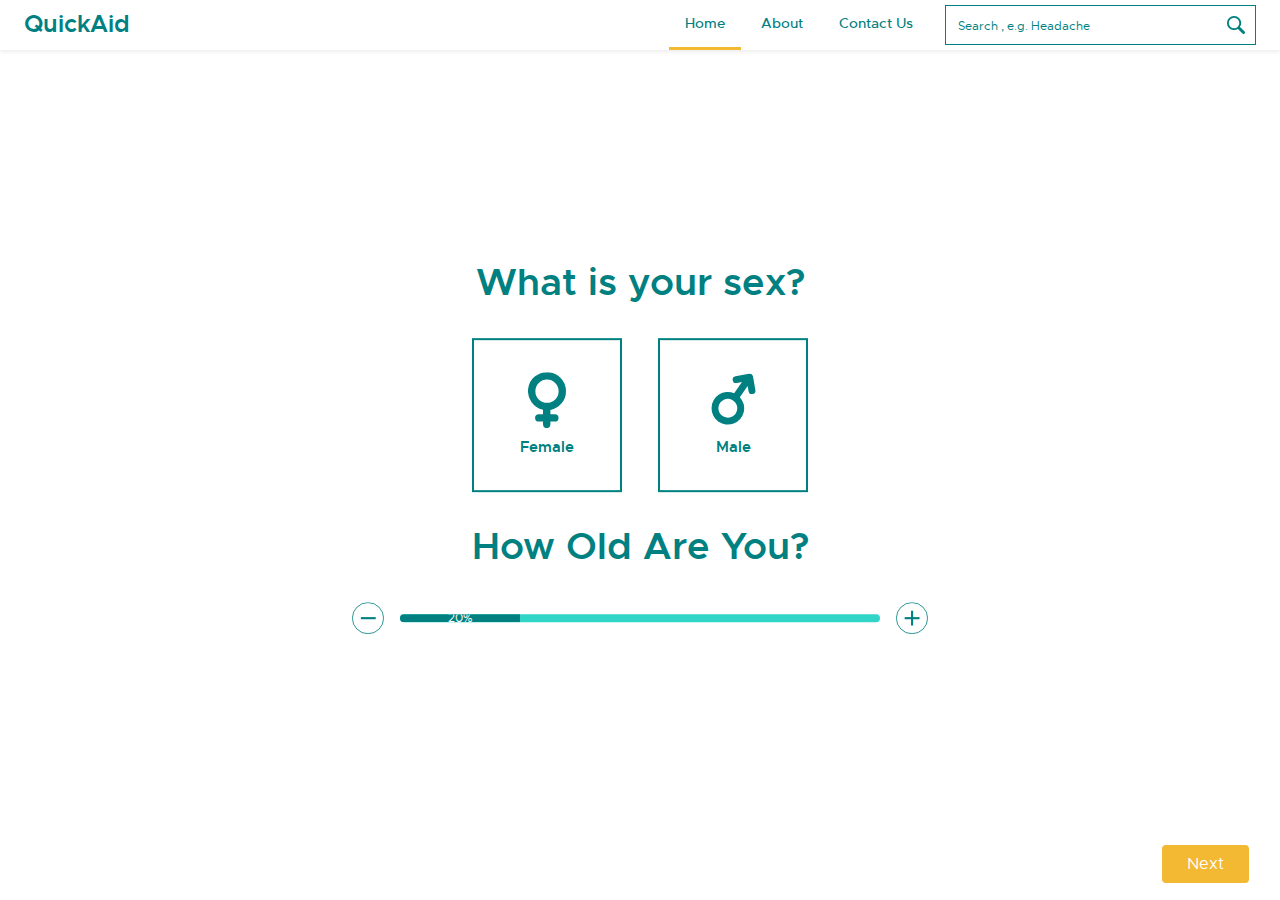
<file: index.html>
<!DOCTYPE html>
<html lang="en">
  <head>
    <!-- Required meta tags -->
    <meta charset="utf-8" />
    <meta
      name="viewport"
      content="width=device-width, initial-scale=1, shrink-to-fit=no"
    />

    <!-- CSS -->
    <link rel="stylesheet" href="css/bootstrap.min.css" />
    <link rel="stylesheet" href="css/style.css" />
    <link rel="stylesheet" href="css/style-responsive.css" />

    <title>QuickAid</title>
  </head>
  <body>
    <div
      class="
        d-flex
        flex-column flex-md-row
        align-items-center
        pl-3
        pr-3
        px-md-4
        mb-3
        bg-white
        shadow-sm
      "
    >
      <h5 class="my-0 mr-md-auto logo"><a href="index.html"> QuickAid </a></h5>
      <nav class="my-2 my-md-0 mr-md-3 mainNavBar">
        <a href="#" class="active">Home</a>
        <a href="#">About</a>
        <a href="#">Contact Us</a>
      </nav>
      <form class="form-inline main-search my-2 my-md-0">
        <input
          class="form-control"
          type="text"
          placeholder="Search , e.g. Headache"
        />
        <button type="button"><i class="ic-magnifire"></i></button>
      </form>
    </div>
    <div class="container-fluid">
      <div class="mainBody">
        <div class="sexInfo ml-auto mr-auto">
          <h1>What is your sex?</h1>
          <div class="btn-panel">
            <button class="btn btn-sex" type="button">
              <i class="ic-female"></i>
              <p>Female</p>
            </button>
            <button class="btn btn-sex" type="button">
              <i class="ic-male"></i>
              <p>Male</p>
            </button>
          </div>

          <h1>How Old Are You?</h1>

          <div class="custom-progress">
            <button class="btn btn-prograss-back" type="button">
              <i></i>
            </button>
            <div class="progress">
              <div
                class="progress-bar"
                role="progressbar"
                style="width: 25%"
                aria-valuenow="25"
                aria-valuemin="0"
                aria-valuemax="100"
              >
                20%
              </div>
            </div>
            <button class="btn btn-prograss-next" type="button">
              <i></i>
            </button>
          </div>
        </div>
      </div>
      <div class="mainFooter">
        <a href="index01.html" class="btn btn-yellow pl-4 pr-4">Next</a>
        <!-- <button class="btn btn-yellow pl-4 pr-4"><a href="#">Next</a> </button> -->
      </div>
    </div>

    <!-- Optional JavaScript; choose one of the two! -->

    <!-- Option 1: jQuery and Bootstrap Bundle (includes Popper) -->
    <script
      src="https://code.jquery.com/jquery-3.5.1.slim.min.js"
      integrity="sha384-DfXdz2htPH0lsSSs5nCTpuj/zy4C+OGpamoFVy38MVBnE+IbbVYUew+OrCXaRkfj"
      crossorigin="anonymous"
    ></script>
    <script
      src="https://cdn.jsdelivr.net/npm/bootstrap@4.6.0/dist/js/bootstrap.bundle.min.js"
      integrity="sha384-Piv4xVNRyMGpqkS2by6br4gNJ7DXjqk09RmUpJ8jgGtD7zP9yug3goQfGII0yAns"
      crossorigin="anonymous"
    ></script>

    <!-- Option 2: Separate Popper and Bootstrap JS -->
    <!--
    <script src="https://code.jquery.com/jquery-3.5.1.slim.min.js" integrity="sha384-DfXdz2htPH0lsSSs5nCTpuj/zy4C+OGpamoFVy38MVBnE+IbbVYUew+OrCXaRkfj" crossorigin="anonymous"></script>
    <script src="https://cdn.jsdelivr.net/npm/popper.js@1.16.1/dist/umd/popper.min.js" integrity="sha384-9/reFTGAW83EW2RDu2S0VKaIzap3H66lZH81PoYlFhbGU+6BZp6G7niu735Sk7lN" crossorigin="anonymous"></script>
    <script src="https://cdn.jsdelivr.net/npm/bootstrap@4.6.0/dist/js/bootstrap.min.js" integrity="sha384-+YQ4JLhjyBLPDQt//I+STsc9iw4uQqACwlvpslubQzn4u2UU2UFM80nGisd026JF" crossorigin="anonymous"></script>
    -->
  </body>
</html>
</file>
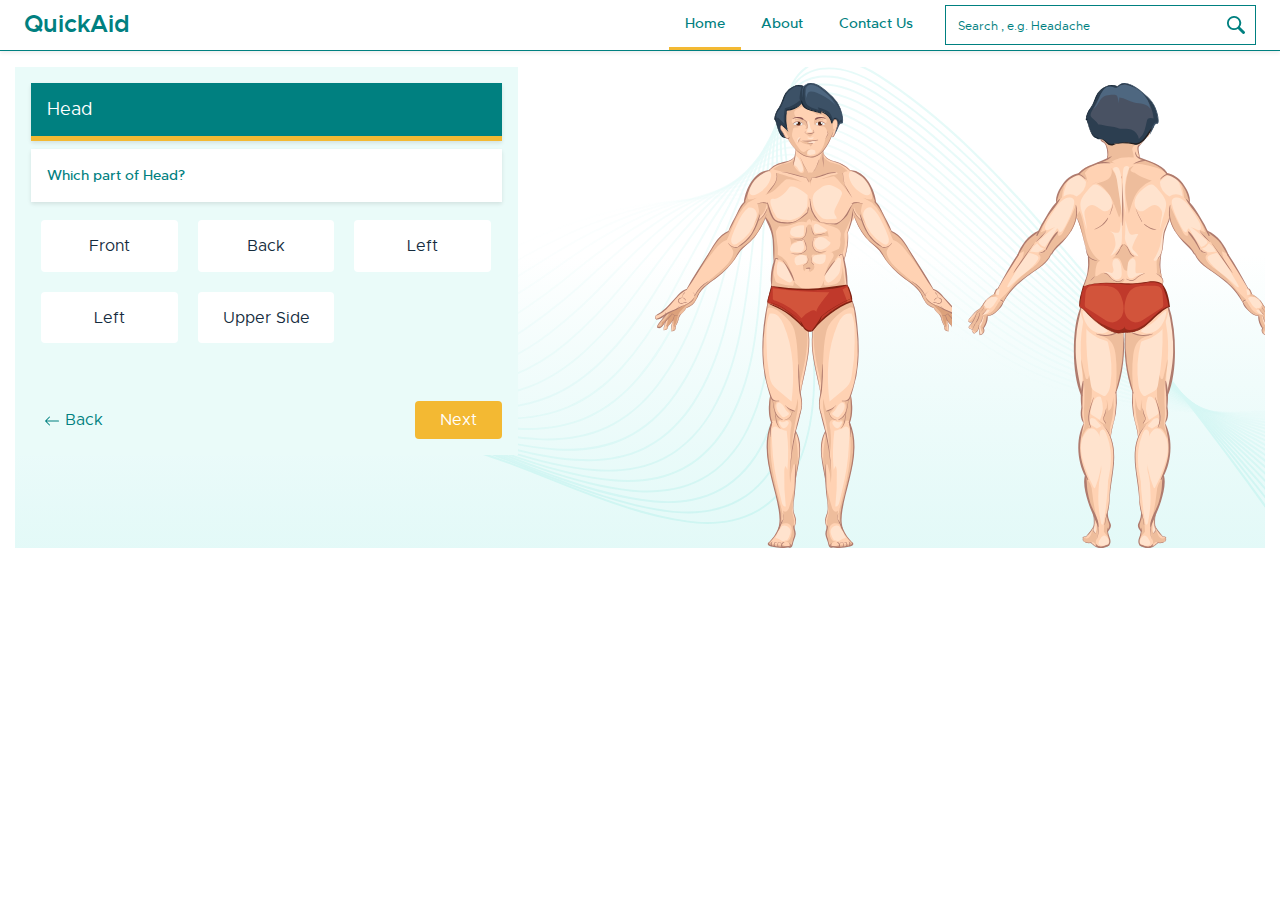
<file: index02.html>
<!DOCTYPE html>
<html lang="en">
  <head>
    <!-- Required meta tags -->
    <meta charset="utf-8" />
    <meta
      name="viewport"
      content="width=device-width, initial-scale=1, shrink-to-fit=no"
    />

    <!-- CSS -->
    <link rel="stylesheet" href="css/bootstrap.min.css" />
    <link rel="stylesheet" href="css/style.css" />
    <link rel="stylesheet" href="css/style-responsive.css" />

    <title>QuickAid</title>
  </head>
  <body>
    <div
      class="
        d-flex
        flex-column flex-md-row
        align-items-center
        pl-3
        pr-3
        px-md-4
        mb-3
        bg-white
        border-bottom
        shadow-sm
      "
    >
      <h5 class="my-0 mr-md-auto logo"><a href="index.html"> QuickAid </a></h5>
      <nav class="my-2 my-md-0 mr-md-3 mainNavBar">
        <a href="#" class="active">Home</a>
        <a href="#">About</a>
        <a href="#">Contact Us</a>
      </nav>
      <form class="form-inline main-search my-2 my-md-0">
        <input
          class="form-control"
          type="text"
          placeholder="Search , e.g. Headache"
        />
        <button type="button"><i class="ic-magnifire"></i></button>
      </form>
    </div>
    <div class="container-fluid">
      <div class="content-container">
        <div class="row justify-content-between">
          <div class="col-md-5 col-sm-12">
            <div class="body-parts-content">
              <h5 class="p-3 mb-2">Head</h5>
              <p class="p-3">Which part of Head?</p>
              <div class="body-parts-btn">
                <button class="btn btn-white"><a href="index03.html">Front</a></button>
                <button class="btn btn-white">Back</button>
                <button class="btn btn-white">Left</button>
                <button class="btn btn-white">Left</button>
                <button class="btn btn-white">Upper Side</button>
              </div>
              <div class="d-flex justify-content-between back-btn mt-5">
                <button type="button" class="btn back-arrow">
                  <svg
                    xmlns="http://www.w3.org/2000/svg"
                    width="16"
                    height="16"
                    fill="currentColor"
                    class="bi bi-arrow-left"
                    viewBox="0 0 16 16"
                  >
                    <path
                      fill-rule="evenodd"
                      d="M15 8a.5.5 0 0 0-.5-.5H2.707l3.147-3.146a.5.5 0 1 0-.708-.708l-4 4a.5.5 0 0 0 0 .708l4 4a.5.5 0 0 0 .708-.708L2.707 8.5H14.5A.5.5 0 0 0 15 8z"
                    ></path>
                  </svg>
                  Back
                </button>

                <button class="btn btn-yellow pl-4 pr-4">Next</button>
              </div>
            </div>
          </div>
          <div class="col-md-6 hide-mobile">
            <div class="body-container">
              <div class="front-side"></div>
              <div class="back-side"></div>
            </div>
          </div>
        </div>
      </div>
    </div>

    <!-- Optional JavaScript; choose one of the two! -->

    <!-- Option 1: jQuery and Bootstrap Bundle (includes Popper) -->
    <script
      src="https://code.jquery.com/jquery-3.5.1.slim.min.js"
      integrity="sha384-DfXdz2htPH0lsSSs5nCTpuj/zy4C+OGpamoFVy38MVBnE+IbbVYUew+OrCXaRkfj"
      crossorigin="anonymous"
    ></script>
    <script
      src="https://cdn.jsdelivr.net/npm/bootstrap@4.6.0/dist/js/bootstrap.bundle.min.js"
      integrity="sha384-Piv4xVNRyMGpqkS2by6br4gNJ7DXjqk09RmUpJ8jgGtD7zP9yug3goQfGII0yAns"
      crossorigin="anonymous"
    ></script>

    <!-- Option 2: Separate Popper and Bootstrap JS -->
    <!--
    <script src="https://code.jquery.com/jquery-3.5.1.slim.min.js" integrity="sha384-DfXdz2htPH0lsSSs5nCTpuj/zy4C+OGpamoFVy38MVBnE+IbbVYUew+OrCXaRkfj" crossorigin="anonymous"></script>
    <script src="https://cdn.jsdelivr.net/npm/popper.js@1.16.1/dist/umd/popper.min.js" integrity="sha384-9/reFTGAW83EW2RDu2S0VKaIzap3H66lZH81PoYlFhbGU+6BZp6G7niu735Sk7lN" crossorigin="anonymous"></script>
    <script src="https://cdn.jsdelivr.net/npm/bootstrap@4.6.0/dist/js/bootstrap.min.js" integrity="sha384-+YQ4JLhjyBLPDQt//I+STsc9iw4uQqACwlvpslubQzn4u2UU2UFM80nGisd026JF" crossorigin="anonymous"></script>
    -->
  </body>
</html>
</file>
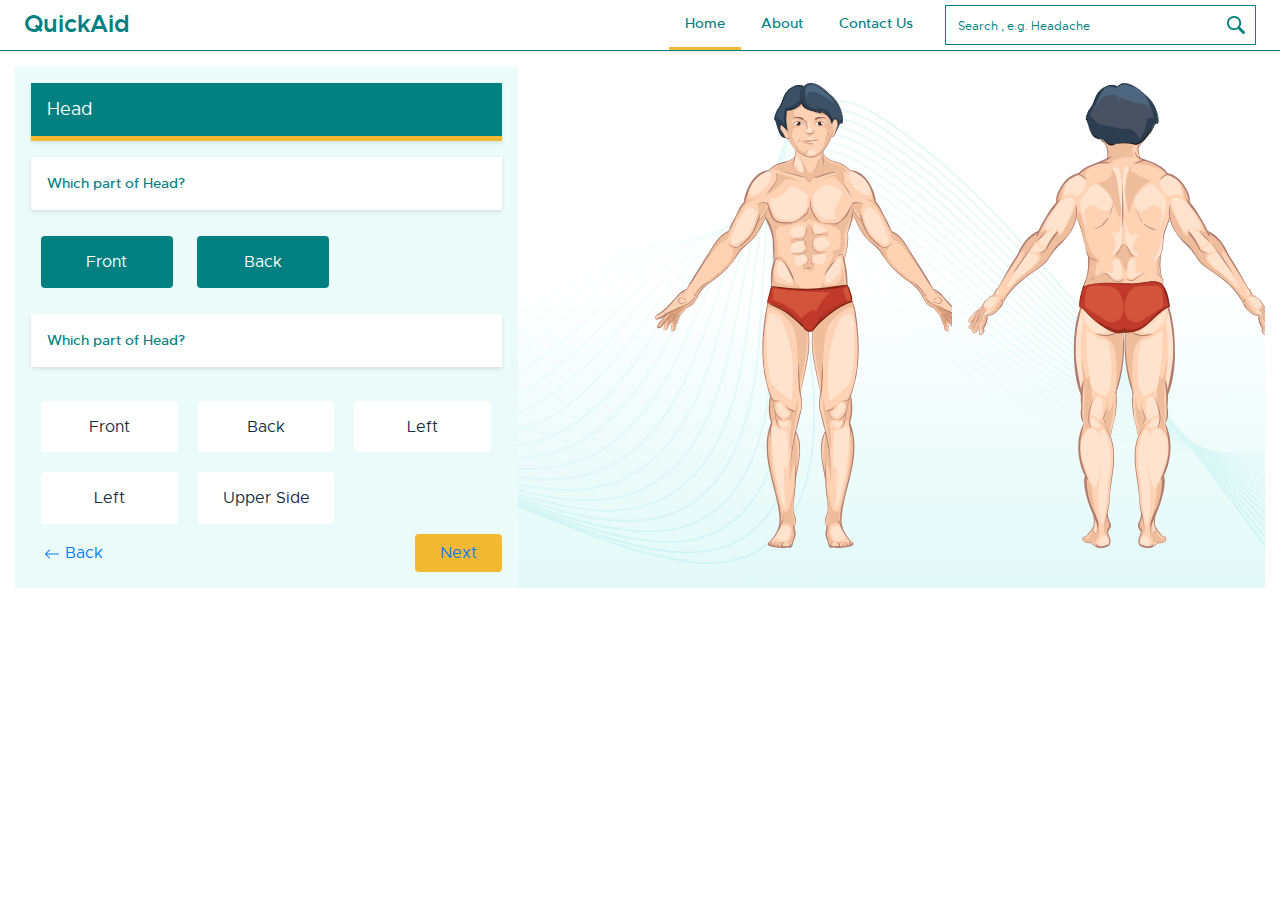
<file: index03.html>
<!DOCTYPE html>
<html lang="en">
  <head>
    <!-- Required meta tags -->
    <meta charset="utf-8" />
    <meta
      name="viewport"
      content="width=device-width, initial-scale=1, shrink-to-fit=no"
    />

    <!-- CSS -->
    <link rel="stylesheet" href="css/bootstrap.min.css" />
    <link rel="stylesheet" href="css/style.css" />
    <link rel="stylesheet" href="css/style-responsive.css" />

    <title>QuickAid</title>
  </head>
  <body>
    <div
      class="
        d-flex
        flex-column flex-md-row
        align-items-center
        pl-3
        pr-3
        px-md-4
        mb-3
        bg-white
        border-bottom
        shadow-sm
      "
    >
      <h5 class="my-0 mr-md-auto logo"><a href="index.html"> QuickAid </a></h5>
      <nav class="my-2 my-md-0 mr-md-3 mainNavBar">
        <a href="#" class="active">Home</a>
        <a href="#">About</a>
        <a href="#">Contact Us</a>
      </nav>
      <form class="form-inline main-search my-2 my-md-0">
        <input
          class="form-control"
          type="text"
          placeholder="Search , e.g. Headache"
        />
        <button type="button"><i class="ic-magnifire"></i></button>
      </form>
    </div>
    <div class="container-fluid">
      <div class="content-container">
        <div class="row justify-content-between">
          <div class="col-md-5 col-sm-12">
            <div class="body-parts-content">
              <h5 class="p-3 mb-2">Head</h5>
              <div class="select-succues-btn">
                <p class="p-3 my-3">Which part of Head?</p>
                <button class="btn btn-select active">Front</button>
                <button class="btn btn-select active">Back</button>
                <p class="p-3 my-3">Which part of Head?</p>
              </div>

              <div class="body-parts-btn">
                <button class="btn btn-white">Front</button>
                <button class="btn btn-white">Back</button>
                <button class="btn btn-white">Left</button>
                <button class="btn btn-white">Left</button>
                <button class="btn btn-white">Upper Side</button>
              </div>
              <div class="d-flex justify-content-between">
                <button type="button" class="btn back-arrow">
                  <a href="index02.html">
                  <svg
                    xmlns="http://www.w3.org/2000/svg"
                    width="16"
                    height="16"
                    fill="currentColor"
                    class="bi bi-arrow-left"
                    viewBox="0 0 16 16"
                  >
                    <path
                      fill-rule="evenodd"
                      d="M15 8a.5.5 0 0 0-.5-.5H2.707l3.147-3.146a.5.5 0 1 0-.708-.708l-4 4a.5.5 0 0 0 0 .708l4 4a.5.5 0 0 0 .708-.708L2.707 8.5H14.5A.5.5 0 0 0 15 8z"
                    ></path>
                  </svg>
                  Back
                </a>
                </button>

                <a href="index04.html">
                  <button class="btn btn-yellow pl-4 pr-4"> <a href="index04.html">Next</a></button>
                </a>
              </div>
            </div>
          </div>
          <div class="col-md-6 hide-mobile">
            <div class="body-container">
              <div class="front-side"></div>
              <div class="back-side"></div>
            </div>
          </div>
        </div>
      </div>
    </div>

    <!-- Optional JavaScript; choose one of the two! -->

    <!-- Option 1: jQuery and Bootstrap Bundle (includes Popper) -->
    <script
      src="https://code.jquery.com/jquery-3.5.1.slim.min.js"
      integrity="sha384-DfXdz2htPH0lsSSs5nCTpuj/zy4C+OGpamoFVy38MVBnE+IbbVYUew+OrCXaRkfj"
      crossorigin="anonymous"
    ></script>
    <script
      src="https://cdn.jsdelivr.net/npm/bootstrap@4.6.0/dist/js/bootstrap.bundle.min.js"
      integrity="sha384-Piv4xVNRyMGpqkS2by6br4gNJ7DXjqk09RmUpJ8jgGtD7zP9yug3goQfGII0yAns"
      crossorigin="anonymous"
    ></script>

    <!-- Option 2: Separate Popper and Bootstrap JS -->
    <!--
    <script src="https://code.jquery.com/jquery-3.5.1.slim.min.js" integrity="sha384-DfXdz2htPH0lsSSs5nCTpuj/zy4C+OGpamoFVy38MVBnE+IbbVYUew+OrCXaRkfj" crossorigin="anonymous"></script>
    <script src="https://cdn.jsdelivr.net/npm/popper.js@1.16.1/dist/umd/popper.min.js" integrity="sha384-9/reFTGAW83EW2RDu2S0VKaIzap3H66lZH81PoYlFhbGU+6BZp6G7niu735Sk7lN" crossorigin="anonymous"></script>
    <script src="https://cdn.jsdelivr.net/npm/bootstrap@4.6.0/dist/js/bootstrap.min.js" integrity="sha384-+YQ4JLhjyBLPDQt//I+STsc9iw4uQqACwlvpslubQzn4u2UU2UFM80nGisd026JF" crossorigin="anonymous"></script>
    -->
  </body>
</html>
</file>
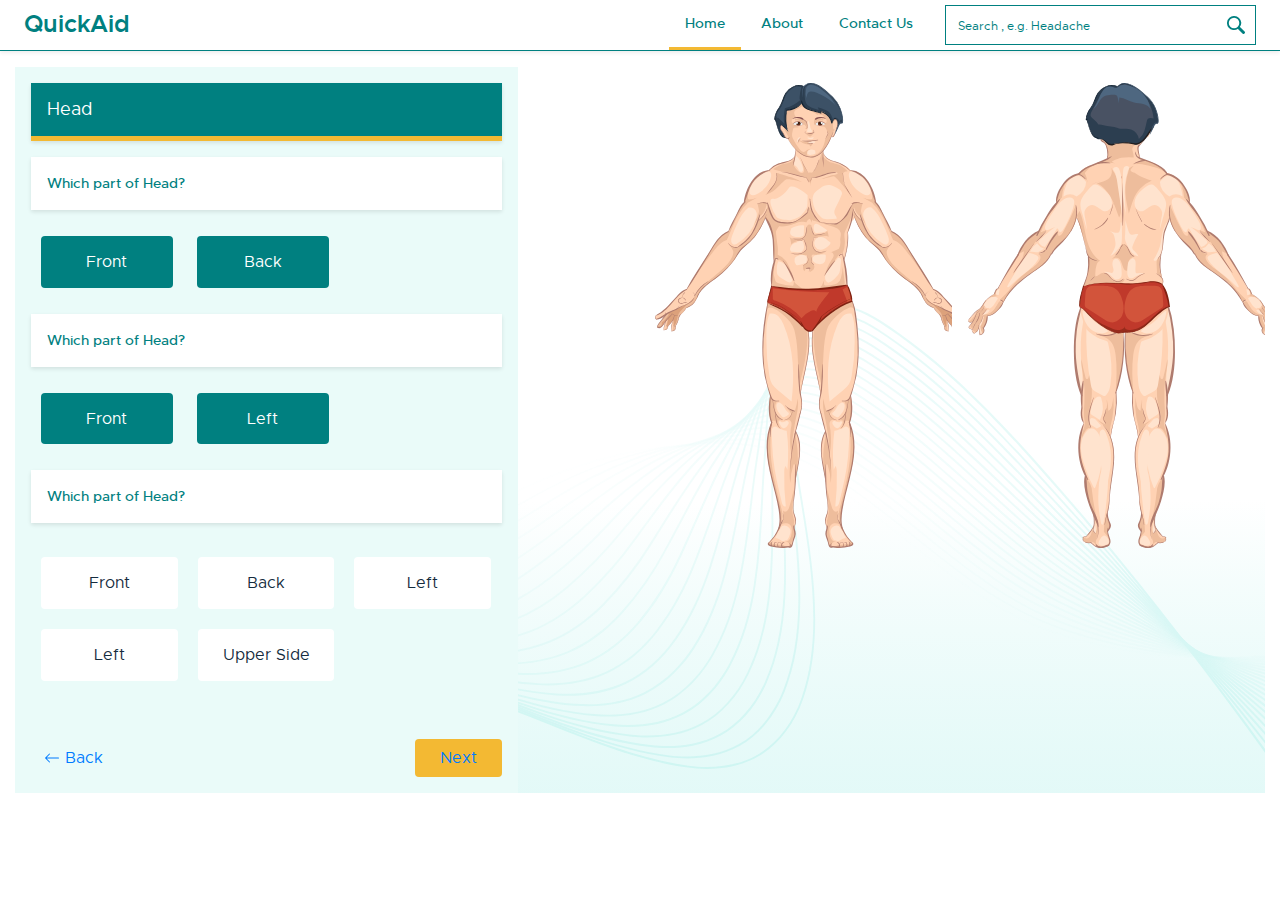
<file: index04.html>
<!DOCTYPE html>
<html lang="en">
  <head>
    <!-- Required meta tags -->
    <meta charset="utf-8" />
    <meta
      name="viewport"
      content="width=device-width, initial-scale=1, shrink-to-fit=no"
    />

    <!-- CSS -->
    <link rel="stylesheet" href="css/bootstrap.min.css" />
    <link rel="stylesheet" href="css/style.css" />
    <link rel="stylesheet" href="css/style-responsive.css" />

    <title>QuickAid</title>
  </head>
  <body>
    <div
      class="
        d-flex
        flex-column flex-md-row
        align-items-center
        pl-3
        pr-3
        px-md-4
        mb-3
        bg-white
        border-bottom
        shadow-sm
      "
    >
      <h5 class="my-0 mr-md-auto logo"><a href="index.html"> QuickAid </a></h5>
      <nav class="my-2 my-md-0 mr-md-3 mainNavBar">
        <a href="#" class="active">Home</a>
        <a href="#">About</a>
        <a href="#">Contact Us</a>
      </nav>
      <form class="form-inline main-search my-2 my-md-0">
        <input
          class="form-control"
          type="text"
          placeholder="Search , e.g. Headache"
        />
        <button type="button"><i class="ic-magnifire"></i></button>
      </form>
    </div>
    <div class="container-fluid">
      <div class="content-container">
        <div class="row justify-content-between">
          <div class="col-md-5 col-sm-12">
            <div class="body-parts-content">
              <h5 class="p-3 mb-2">Head</h5>
              <div class="select-succues-btn">
                <p class="p-3 my-3">Which part of Head?</p>
                <button class="btn btn-select active">Front</button>
                <button class="btn btn-select active">Back</button>
              </div>
              <div class="select-succues-btn">
                <p class="p-3 my-3">Which part of Head?</p>
                <button class="btn btn-select active">Front</button>
                <button class="btn btn-select active">Left</button>
                <p class="p-3 my-3">Which part of Head?</p>
              </div>

              <div class="body-parts-btn">
                <button class="btn btn-white">Front</button>
                <button class="btn btn-white">Back</button>
                <button class="btn btn-white">Left</button>
                <button class="btn btn-white">Left</button>
                <button class="btn btn-white">Upper Side</button>
              </div>
              <div class="d-flex justify-content-between mt-5">
                <button type="button" class="btn back-arrow">
                  <a href="index03.html">
                  <svg
                    xmlns="http://www.w3.org/2000/svg"
                    width="16"
                    height="16"
                    fill="currentColor"
                    class="bi bi-arrow-left"
                    viewBox="0 0 16 16"
                  >
                    <path
                      fill-rule="evenodd"
                      d="M15 8a.5.5 0 0 0-.5-.5H2.707l3.147-3.146a.5.5 0 1 0-.708-.708l-4 4a.5.5 0 0 0 0 .708l4 4a.5.5 0 0 0 .708-.708L2.707 8.5H14.5A.5.5 0 0 0 15 8z"
                    ></path>
                  </svg>
                  Back
                </a>
                </button>

                <button class="btn btn-yellow pl-4 pr-4"> <a href="index05.html">Next</a> </button>
              </div>
            </div>
          </div>
          <div class="col-md-6 hide-mobile">
            <div class="body-container">
              <div class="front-side"></div>
              <div class="back-side"></div>
            </div>
          </div>
        </div>
      </div>
    </div>

    <!-- Optional JavaScript; choose one of the two! -->

    <!-- Option 1: jQuery and Bootstrap Bundle (includes Popper) -->
    <script
      src="https://code.jquery.com/jquery-3.5.1.slim.min.js"
      integrity="sha384-DfXdz2htPH0lsSSs5nCTpuj/zy4C+OGpamoFVy38MVBnE+IbbVYUew+OrCXaRkfj"
      crossorigin="anonymous"
    ></script>
    <script
      src="https://cdn.jsdelivr.net/npm/bootstrap@4.6.0/dist/js/bootstrap.bundle.min.js"
      integrity="sha384-Piv4xVNRyMGpqkS2by6br4gNJ7DXjqk09RmUpJ8jgGtD7zP9yug3goQfGII0yAns"
      crossorigin="anonymous"
    ></script>

    <!-- Option 2: Separate Popper and Bootstrap JS -->
    <!--
    <script src="https://code.jquery.com/jquery-3.5.1.slim.min.js" integrity="sha384-DfXdz2htPH0lsSSs5nCTpuj/zy4C+OGpamoFVy38MVBnE+IbbVYUew+OrCXaRkfj" crossorigin="anonymous"></script>
    <script src="https://cdn.jsdelivr.net/npm/popper.js@1.16.1/dist/umd/popper.min.js" integrity="sha384-9/reFTGAW83EW2RDu2S0VKaIzap3H66lZH81PoYlFhbGU+6BZp6G7niu735Sk7lN" crossorigin="anonymous"></script>
    <script src="https://cdn.jsdelivr.net/npm/bootstrap@4.6.0/dist/js/bootstrap.min.js" integrity="sha384-+YQ4JLhjyBLPDQt//I+STsc9iw4uQqACwlvpslubQzn4u2UU2UFM80nGisd026JF" crossorigin="anonymous"></script>
    -->
  </body>
</html>
</file>
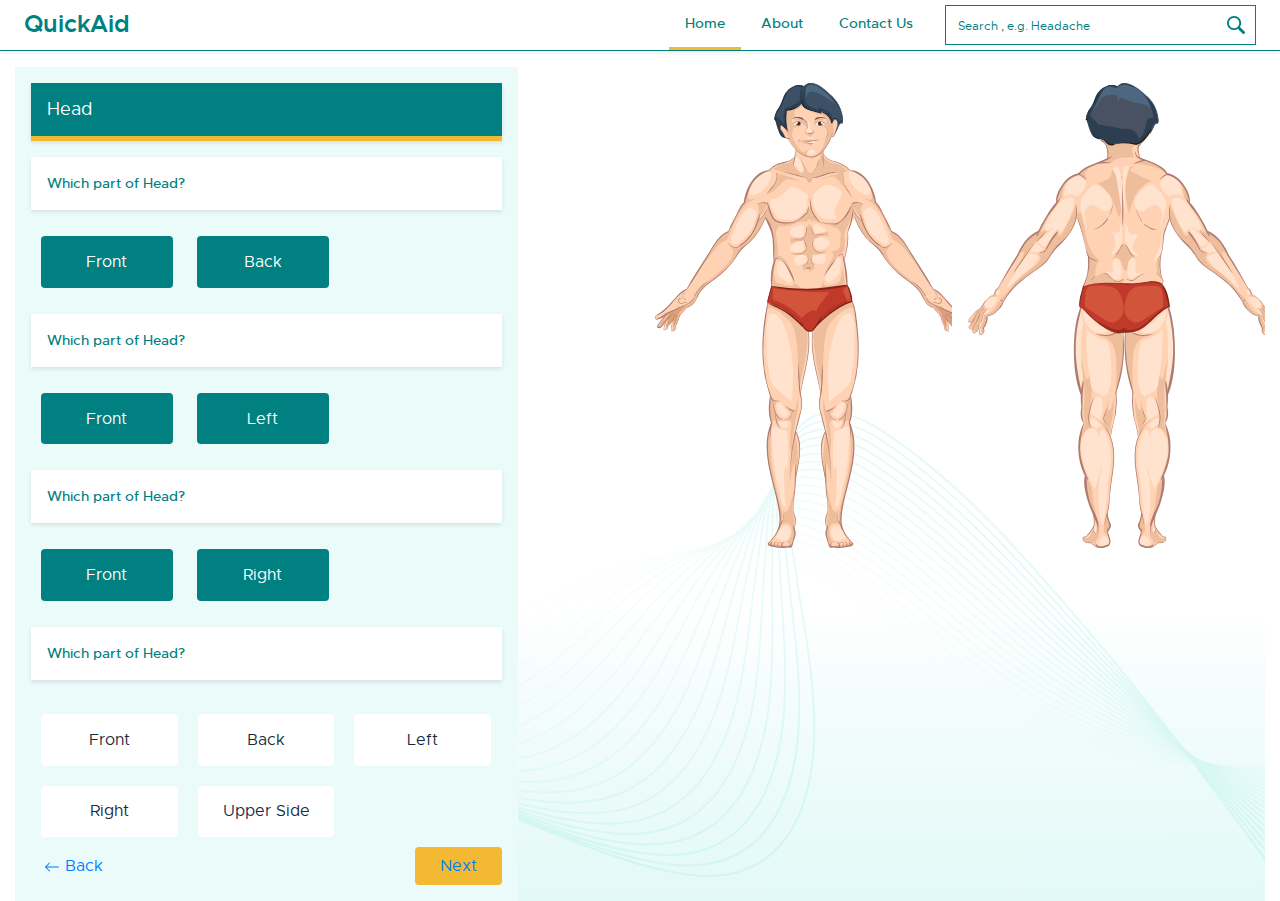
<file: index05.html>
<!DOCTYPE html>
<html lang="en">
  <head>
    <!-- Required meta tags -->
    <meta charset="utf-8" />
    <meta
      name="viewport"
      content="width=device-width, initial-scale=1, shrink-to-fit=no"
    />

    <!-- CSS -->
    <link rel="stylesheet" href="css/bootstrap.min.css" />
    <link rel="stylesheet" href="css/style.css" />
    <link rel="stylesheet" href="css/style-responsive.css" />

    <title>QuickAid</title>
  </head>
  <body>
    <div
      class="
        d-flex
        flex-column flex-md-row
        align-items-center
        pl-3
        pr-3
        px-md-4
        mb-3
        bg-white
        border-bottom
        shadow-sm
      "
    >
      <h5 class="my-0 mr-md-auto logo"><a href="index.html"> QuickAid </a></h5>
      <nav class="my-2 my-md-0 mr-md-3 mainNavBar">
        <a href="#" class="active">Home</a>
        <a href="#">About</a>
        <a href="#">Contact Us</a>
      </nav>
      <form class="form-inline main-search my-2 my-md-0">
        <input
          class="form-control"
          type="text"
          placeholder="Search , e.g. Headache"
        />
        <button type="button"><i class="ic-magnifire"></i></button>
      </form>
    </div>
    <div class="container-fluid">
      <div class="content-container">
        <div class="row justify-content-between">
          <div class="col-md-5 col-sm-12">
            <div class="body-parts-content">
              <h5 class="p-3 mb-2">Head</h5>
              <div class="select-succues-btn">
                <p class="p-3 my-3">Which part of Head?</p>
                <button class="btn btn-select active">Front</button>
                <button class="btn btn-select active">Back</button>
              </div>
              <div class="select-succues-btn">
                <p class="p-3 my-3">Which part of Head?</p>
                <button class="btn btn-select active">Front</button>
                <button class="btn btn-select active">Left</button>
              </div>
              <div class="select-succues-btn">
                <p class="p-3 my-3">Which part of Head?</p>
                <button class="btn btn-select active">Front</button>
                <button class="btn btn-select active">Right</button>
                <p class="p-3 my-3">Which part of Head?</p>
              </div>
              <div class="body-parts-btn">
                <button class="btn btn-white">Front</button>
                <button class="btn btn-white">Back</button>
                <button class="btn btn-white">Left</button>
                <button class="btn btn-white">Right</button>
                <button class="btn btn-white">Upper Side</button>
              </div>
              <div class="d-flex justify-content-between align-items-center">
                <button type="button" class="btn back-arrow">
                  <a href="index04.html">
                  <svg
                    xmlns="http://www.w3.org/2000/svg"
                    width="16"
                    height="16"
                    fill="currentColor"
                    class="bi bi-arrow-left"
                    viewBox="0 0 16 16"
                  >
                    <path
                      fill-rule="evenodd"
                      d="M15 8a.5.5 0 0 0-.5-.5H2.707l3.147-3.146a.5.5 0 1 0-.708-.708l-4 4a.5.5 0 0 0 0 .708l4 4a.5.5 0 0 0 .708-.708L2.707 8.5H14.5A.5.5 0 0 0 15 8z"
                    ></path>
                  </svg>
                  Back
                </a>
                </button>

                <button class="btn btn-yellow pl-4 pr-4"><a href="index06.html">Next</a> </button>
              </div>
            </div>
          </div>
          <div class="col-md-6 hide-mobile">
            <div class="body-container">
              <div class="front-side"></div>
              <div class="back-side"></div>
            </div>
          </div>
        </div>
      </div>
    </div>

    <!-- Optional JavaScript; choose one of the two! -->

    <!-- Option 1: jQuery and Bootstrap Bundle (includes Popper) -->
    <script
      src="https://code.jquery.com/jquery-3.5.1.slim.min.js"
      integrity="sha384-DfXdz2htPH0lsSSs5nCTpuj/zy4C+OGpamoFVy38MVBnE+IbbVYUew+OrCXaRkfj"
      crossorigin="anonymous"
    ></script>
    <script
      src="https://cdn.jsdelivr.net/npm/bootstrap@4.6.0/dist/js/bootstrap.bundle.min.js"
      integrity="sha384-Piv4xVNRyMGpqkS2by6br4gNJ7DXjqk09RmUpJ8jgGtD7zP9yug3goQfGII0yAns"
      crossorigin="anonymous"
    ></script>

    <!-- Option 2: Separate Popper and Bootstrap JS -->
    <!--
    <script src="https://code.jquery.com/jquery-3.5.1.slim.min.js" integrity="sha384-DfXdz2htPH0lsSSs5nCTpuj/zy4C+OGpamoFVy38MVBnE+IbbVYUew+OrCXaRkfj" crossorigin="anonymous"></script>
    <script src="https://cdn.jsdelivr.net/npm/popper.js@1.16.1/dist/umd/popper.min.js" integrity="sha384-9/reFTGAW83EW2RDu2S0VKaIzap3H66lZH81PoYlFhbGU+6BZp6G7niu735Sk7lN" crossorigin="anonymous"></script>
    <script src="https://cdn.jsdelivr.net/npm/bootstrap@4.6.0/dist/js/bootstrap.min.js" integrity="sha384-+YQ4JLhjyBLPDQt//I+STsc9iw4uQqACwlvpslubQzn4u2UU2UFM80nGisd026JF" crossorigin="anonymous"></script>
    -->
  </body>
</html>
</file>
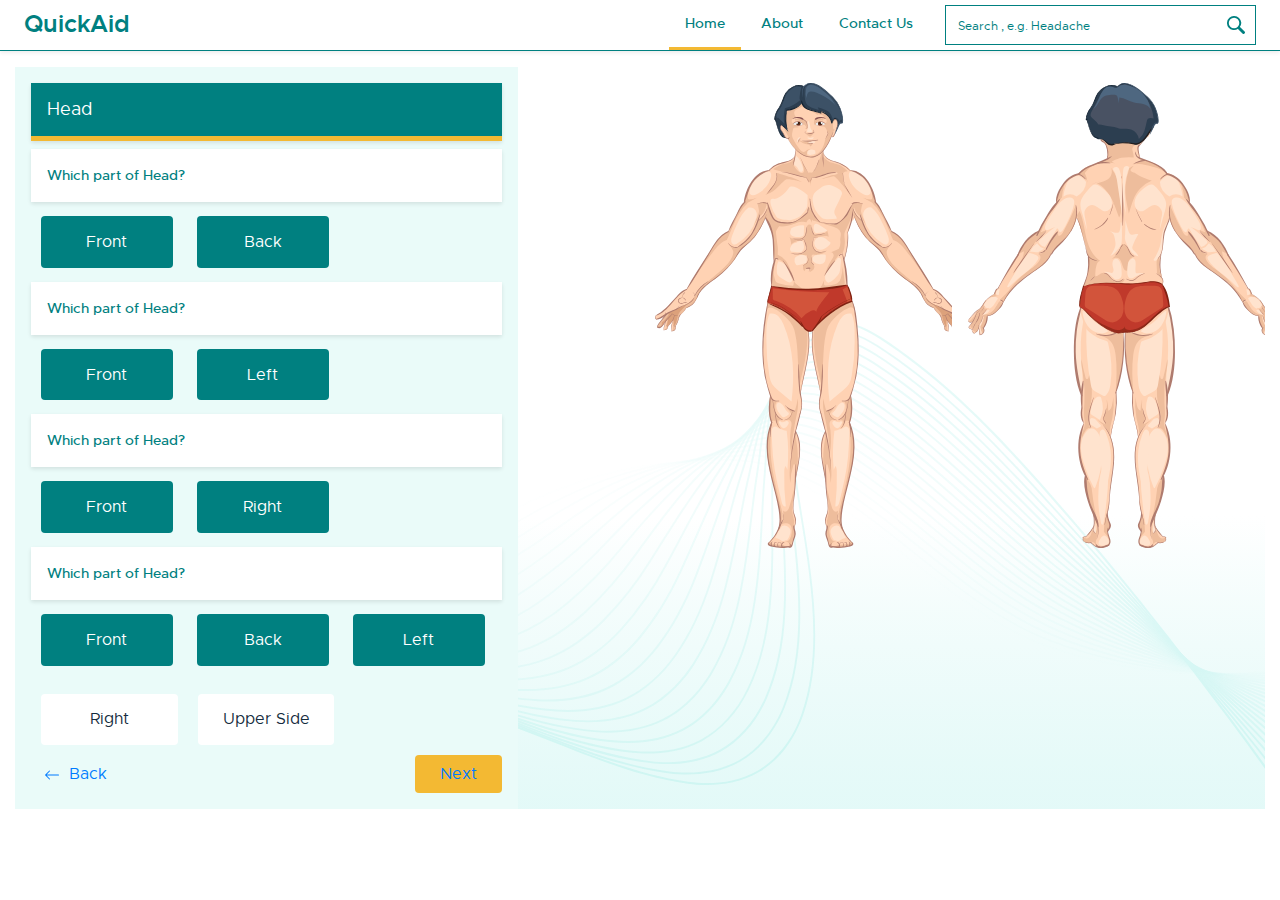
<file: index06.html>
<!DOCTYPE html>
<html lang="en">
  <head>
    <!-- Required meta tags -->
    <meta charset="utf-8" />
    <meta
      name="viewport"
      content="width=device-width, initial-scale=1, shrink-to-fit=no"
    />

    <!-- CSS -->
    <link rel="stylesheet" href="css/bootstrap.min.css" />
    <link rel="stylesheet" href="css/style.css" />
    <link rel="stylesheet" href="css/style-responsive.css" />

    <title>QuickAid</title>
  </head>
  <body>
    <div
      class="
        d-flex
        flex-column flex-md-row
        align-items-center
        pl-3
        pr-3
        px-md-4
        mb-3
        bg-white
        border-bottom
        shadow-sm
      "
    >
      <h5 class="my-0 mr-md-auto logo"><a href="index.html"> QuickAid </a></h5>
      <nav class="my-2 my-md-0 mr-md-3 mainNavBar">
        <a href="#" class="active">Home</a>
        <a href="#">About</a>
        <a href="#">Contact Us</a>
      </nav>
      <form class="form-inline main-search my-2 my-md-0">
        <input
          class="form-control"
          type="text"
          placeholder="Search , e.g. Headache"
        />
        <button type="button"><i class="ic-magnifire"></i></button>
      </form>
    </div>
    <div class="container-fluid">
      <div class="content-container">
        <div class="row justify-content-between">
          <div class="col-md-5 col-sm-12">
            <div class="body-parts-content">
              <h5 class="p-3 mb-2">Head</h5>
              <div class="select-succues-btn">
                <p class="p-3 my-1">Which part of Head?</p>
                <button class="btn btn-select active">Front</button>
                <button class="btn btn-select active">Back</button>
              </div>
              <div class="select-succues-btn">
                <p class="p-3 my-1">Which part of Head?</p>
                <button class="btn btn-select active">Front</button>
                <button class="btn btn-select active">Left</button>
              </div>
              <div class="select-succues-btn">
                <p class="p-3 my-1">Which part of Head?</p>
                <button class="btn btn-select active">Front</button>
                <button class="btn btn-select active">Right</button>
              </div>
              <div class="select-succues-btn">
                <p class="p-3 my-1">Which part of Head?</p>
                <button class="btn btn-select active">Front</button>
                <button class="btn btn-select active">Back</button>
                <button class="btn btn-select active">Left</button>
              </div>
              <div class="body-parts-btn">
                <button class="btn btn-white">Right</button>
                <button class="btn btn-white">Upper Side</button>
              </div>
              <div class="d-flex justify-content-between">
                <button type="button" class="btn back-arrow">
                  <a href="index05.html">
                  <svg
                    xmlns="http://www.w3.org/2000/svg"
                    width="16"
                    height="16"
                    fill="currentColor"
                    class="bi bi-arrow-left mr-1"
                    viewBox="0 0 16 16"
                  >
                    <path
                      fill-rule="evenodd"
                      d="M15 8a.5.5 0 0 0-.5-.5H2.707l3.147-3.146a.5.5 0 1 0-.708-.708l-4 4a.5.5 0 0 0 0 .708l4 4a.5.5 0 0 0 .708-.708L2.707 8.5H14.5A.5.5 0 0 0 15 8z"
                    ></path>
                  </svg>
                  Back
                </a>
                </button>
                <button class="btn btn-yellow pl-4 pr-4"><a href="index07.html">Next</a></button>
              </div>
            </div>
          </div>
          <div class="col-md-6 hide-mobile">
            <div class="body-container">
              <div class="front-side"></div>
              <div class="back-side"></div>
            </div>
          </div>
        </div>
      </div>
    </div>

    <!-- Optional JavaScript; choose one of the two! -->

    <!-- Option 1: jQuery and Bootstrap Bundle (includes Popper) -->
    <script
      src="https://code.jquery.com/jquery-3.5.1.slim.min.js"
      integrity="sha384-DfXdz2htPH0lsSSs5nCTpuj/zy4C+OGpamoFVy38MVBnE+IbbVYUew+OrCXaRkfj"
      crossorigin="anonymous"
    ></script>
    <script
      src="https://cdn.jsdelivr.net/npm/bootstrap@4.6.0/dist/js/bootstrap.bundle.min.js"
      integrity="sha384-Piv4xVNRyMGpqkS2by6br4gNJ7DXjqk09RmUpJ8jgGtD7zP9yug3goQfGII0yAns"
      crossorigin="anonymous"
    ></script>

    <!-- Option 2: Separate Popper and Bootstrap JS -->
    <!--
    <script src="https://code.jquery.com/jquery-3.5.1.slim.min.js" integrity="sha384-DfXdz2htPH0lsSSs5nCTpuj/zy4C+OGpamoFVy38MVBnE+IbbVYUew+OrCXaRkfj" crossorigin="anonymous"></script>
    <script src="https://cdn.jsdelivr.net/npm/popper.js@1.16.1/dist/umd/popper.min.js" integrity="sha384-9/reFTGAW83EW2RDu2S0VKaIzap3H66lZH81PoYlFhbGU+6BZp6G7niu735Sk7lN" crossorigin="anonymous"></script>
    <script src="https://cdn.jsdelivr.net/npm/bootstrap@4.6.0/dist/js/bootstrap.min.js" integrity="sha384-+YQ4JLhjyBLPDQt//I+STsc9iw4uQqACwlvpslubQzn4u2UU2UFM80nGisd026JF" crossorigin="anonymous"></script>
    -->
  </body>
</html>
</file>
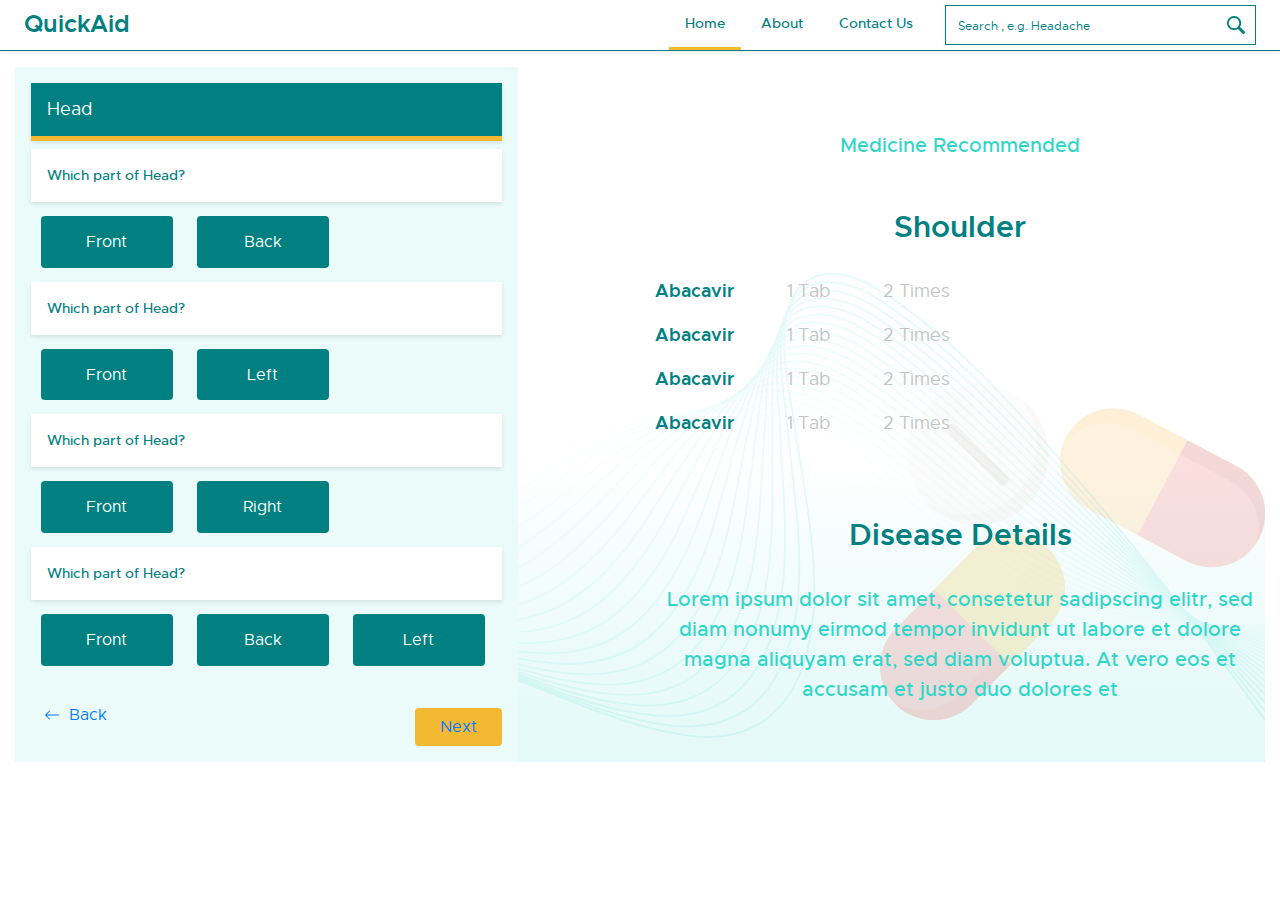
<file: index07.html>
<!DOCTYPE html>
<html lang="en">
  <head>
    <!-- Required meta tags -->
    <meta charset="utf-8" />
    <meta
      name="viewport"
      content="width=device-width, initial-scale=1, shrink-to-fit=no"
    />

    <!-- CSS -->
    <link rel="stylesheet" href="css/bootstrap.min.css" />
    <link rel="stylesheet" href="css/style.css" />
    <link rel="stylesheet" href="css/style-responsive.css" />

    <title>QuickAid</title>
  </head>
  <body>
    <div
      class="
        d-flex
        flex-column flex-md-row
        align-items-center
        pl-3
        pr-3
        px-md-4
        mb-3
        bg-white
        border-bottom
        shadow-sm
      "
    >
      <h5 class="my-0 mr-md-auto logo"><a href="index.html"> QuickAid </a></h5>
      <nav class="my-2 my-md-0 mr-md-3 mainNavBar">
        <a href="#" class="active">Home</a>
        <a href="#">About</a>
        <a href="#">Contact Us</a>
      </nav>
      <form class="form-inline main-search my-2 my-md-0">
        <input
          class="form-control"
          type="text"
          placeholder="Search , e.g. Headache"
        />
        <button type="button"><i class="ic-magnifire"></i></button>
      </form>
    </div>
    <div class="container-fluid">
      <div class="content-container">
        <div class="row justify-content-between">
          <div class="col-md-5 col-sm-12">
            <div class="body-parts-content">
              <h5 class="p-3 mb-2">Head</h5>
              <div class="select-succues-btn">
                <p class="p-3 my-1">Which part of Head?</p>
                <button class="btn btn-select active">Front</button>
                <button class="btn btn-select active">Back</button>
              </div>
              <div class="select-succues-btn">
                <p class="p-3 my-1">Which part of Head?</p>
                <button class="btn btn-select active">Front</button>
                <button class="btn btn-select active">Left</button>
              </div>
              <div class="select-succues-btn">
                <p class="p-3 my-1">Which part of Head?</p>
                <button class="btn btn-select active">Front</button>
                <button class="btn btn-select active">Right</button>
              </div>
              <div class="select-succues-btn">
                <p class="p-3 my-1">Which part of Head?</p>
                <button class="btn btn-select active">Front</button>
                <button class="btn btn-select active">Back</button>
                <button class="btn btn-select active">Left</button>
              </div>
              <div class="body-parts-btn">
                <!-- <button class="btn btn-white">Front</button>
                <button class="btn btn-white">Back</button>
                <button class="btn btn-white">Left</button>
                <button class="btn btn-white">Right</button>
                <button class="btn btn-white">Upper Side</button> -->
              </div>
              <div class="d-flex justify-content-between">
                <button type="button" class="btn back-arrow">
                  <a href="index06.html">
                  <svg
                    xmlns="http://www.w3.org/2000/svg"
                    width="16"
                    height="16"
                    fill="currentColor"
                    class="bi bi-arrow-left mr-1"
                    viewBox="0 0 16 16"
                  >
                    <path
                      fill-rule="evenodd"
                      d="M15 8a.5.5 0 0 0-.5-.5H2.707l3.147-3.146a.5.5 0 1 0-.708-.708l-4 4a.5.5 0 0 0 0 .708l4 4a.5.5 0 0 0 .708-.708L2.707 8.5H14.5A.5.5 0 0 0 15 8z"
                    ></path>
                  </svg>
                  Back
                </a>
                </button>

                <button class="btn btn-yellow mt-4 pl-4 pr-4"><a href="index08.html">Next</a> </button>
              </div>
            </div>
          </div>
          <div class="col-md-6 hide-mobile">
            <div class="Medicine-info pt-5">
              <div class="medicine-title text-center">
                <p class="py-3">Medicine Recommended</p>
                <h1>Shoulder</h1>
              </div>

              <div class="shoulder-tab-data">
                <p>
                  <strong class="symptoms-name">Abacavir</strong>
                  <span class="tab-name">1 Tab</span> 2 Times
                </p>
                <p>
                  <strong class="symptoms-name">Abacavir</strong>
                  <span class="tab-name">1 Tab</span> 2 Times
                </p>
                <p>
                  <strong class="symptoms-name">Abacavir</strong>
                  <span class="tab-name">1 Tab</span> 2 Times
                </p>
                <p>
                  <strong class="symptoms-name">Abacavir</strong>
                  <span class="tab-name">1 Tab</span> 2 Times
                </p>
              </div>

              <div class="symptoms-details text-center mt-5">
                <h1>Disease Details</h1>
                <p>
                  Lorem ipsum dolor sit amet, consetetur sadipscing elitr, sed
                  diam nonumy eirmod tempor invidunt ut labore et dolore magna
                  aliquyam erat, sed diam voluptua. At vero eos et accusam et
                  justo duo dolores et
                </p>
              </div>
            </div>
          </div>
        </div>
      </div>
    </div>
    <!-- </div>
    </div> -->

    <!-- Optional JavaScript; choose one of the two! -->

    <!-- Option 1: jQuery and Bootstrap Bundle (includes Popper) -->
    <script
      src="https://code.jquery.com/jquery-3.5.1.slim.min.js"
      integrity="sha384-DfXdz2htPH0lsSSs5nCTpuj/zy4C+OGpamoFVy38MVBnE+IbbVYUew+OrCXaRkfj"
      crossorigin="anonymous"
    ></script>
    <script
      src="https://cdn.jsdelivr.net/npm/bootstrap@4.6.0/dist/js/bootstrap.bundle.min.js"
      integrity="sha384-Piv4xVNRyMGpqkS2by6br4gNJ7DXjqk09RmUpJ8jgGtD7zP9yug3goQfGII0yAns"
      crossorigin="anonymous"
    ></script>

    <!-- Option 2: Separate Popper and Bootstrap JS -->
    <!--
    <script src="https://code.jquery.com/jquery-3.5.1.slim.min.js" integrity="sha384-DfXdz2htPH0lsSSs5nCTpuj/zy4C+OGpamoFVy38MVBnE+IbbVYUew+OrCXaRkfj" crossorigin="anonymous"></script>
    <script src="https://cdn.jsdelivr.net/npm/popper.js@1.16.1/dist/umd/popper.min.js" integrity="sha384-9/reFTGAW83EW2RDu2S0VKaIzap3H66lZH81PoYlFhbGU+6BZp6G7niu735Sk7lN" crossorigin="anonymous"></script>
    <script src="https://cdn.jsdelivr.net/npm/bootstrap@4.6.0/dist/js/bootstrap.min.js" integrity="sha384-+YQ4JLhjyBLPDQt//I+STsc9iw4uQqACwlvpslubQzn4u2UU2UFM80nGisd026JF" crossorigin="anonymous"></script>
    -->
  </body>
</html>
</file>
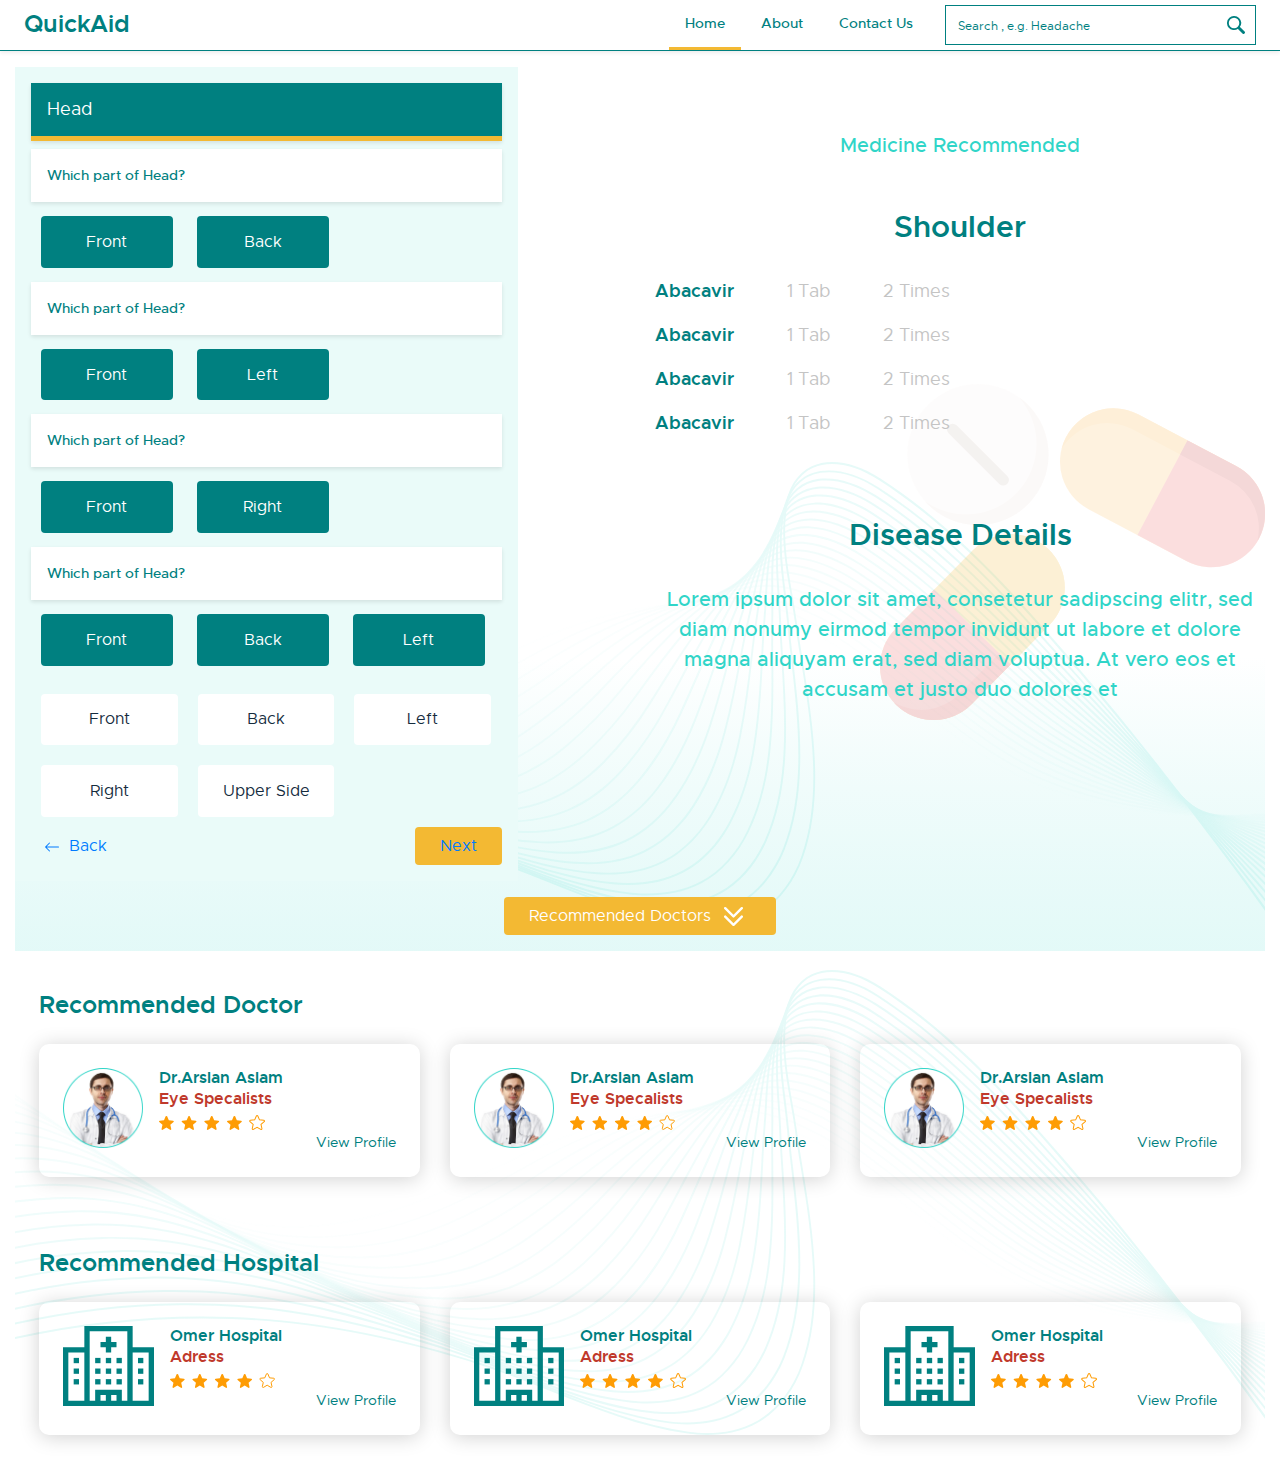
<file: index08.html>
<!DOCTYPE html>
<html lang="en">
  <head>
    <!-- Required meta tags -->
    <meta charset="utf-8" />
    <meta
      name="viewport"
      content="width=device-width, initial-scale=1, shrink-to-fit=no"
    />

    <!-- CSS -->
    <link rel="stylesheet" href="css/bootstrap.min.css" />
    <link rel="stylesheet" href="css/style.css" />
    <link rel="stylesheet" href="css/style-responsive.css" />

    <title>QuickAid</title>
  </head>
  <body>
    <div
      class="
        d-flex
        flex-column flex-md-row
        align-items-center
        pl-3
        pr-3
        px-md-4
        mb-3
        bg-white
        border-bottom
        shadow-sm
      "
    >
      <h5 class="my-0 mr-md-auto logo"><a href="index.html"> QuickAid </a></h5>
      <nav class="my-2 my-md-0 mr-md-3 mainNavBar">
        <a href="#" class="active">Home</a>
        <a href="#">About</a>
        <a href="#">Contact Us</a>
      </nav>
      <form class="form-inline main-search my-2 my-md-0">
        <input
          class="form-control"
          type="text"
          placeholder="Search , e.g. Headache"
        />
        <button type="button"><i class="ic-magnifire"></i></button>
      </form>
    </div>
    <div class="container-fluid">
      <div class="content-container">
        <div class="row justify-content-between">
          <div class="col-md-5 col-sm-12">
            <div class="body-parts-content">
              <h5 class="p-3 mb-2">Head</h5>
              <div class="select-succues-btn">
                <p class="p-3 my-1">Which part of Head?</p>
                <button class="btn btn-select active">Front</button>
                <button class="btn btn-select active">Back</button>
              </div>
              <div class="select-succues-btn">
                <p class="p-3 my-1">Which part of Head?</p>
                <button class="btn btn-select active">Front</button>
                <button class="btn btn-select active">Left</button>
              </div>
              <div class="select-succues-btn">
                <p class="p-3 my-1">Which part of Head?</p>
                <button class="btn btn-select active">Front</button>
                <button class="btn btn-select active">Right</button>
              </div>
              <div class="select-succues-btn">
                <p class="p-3 my-1">Which part of Head?</p>
                <button class="btn btn-select active">Front</button>
                <button class="btn btn-select active">Back</button>
                <button class="btn btn-select active">Left</button>
              </div>
              <div class="body-parts-btn">
                <button class="btn btn-white">Front</button>
                <button class="btn btn-white">Back</button>
                <button class="btn btn-white">Left</button>
                <button class="btn btn-white">Right</button>
                <button class="btn btn-white">Upper Side</button>
              </div>
              <div class="d-flex justify-content-between">
                <button type="button" class="btn back-arrow">
                  <a href="index07.html">
                  <svg
                    xmlns="http://www.w3.org/2000/svg"
                    width="16"
                    height="16"
                    fill="currentColor"
                    class="bi bi-arrow-left mr-1"
                    viewBox="0 0 16 16"
                  >
                    <path
                      fill-rule="evenodd"
                      d="M15 8a.5.5 0 0 0-.5-.5H2.707l3.147-3.146a.5.5 0 1 0-.708-.708l-4 4a.5.5 0 0 0 0 .708l4 4a.5.5 0 0 0 .708-.708L2.707 8.5H14.5A.5.5 0 0 0 15 8z"
                    ></path>
                  </svg>
                  Back
                </a>
                </button>
                <button class="btn btn-yellow pl-4 pr-4"><a href="index10.html">Next</a> </button>
              </div>
            </div>
          </div>
          <div class="col-md-6 hide-mobile">
            <div class="Medicine-info pt-5">
              <div class="medicine-title text-center">
                <p class="py-3">Medicine Recommended</p>
                <h1>Shoulder</h1>
              </div>

              <div class="shoulder-tab-data">
                <p>
                  <strong class="symptoms-name">Abacavir</strong>
                  <span class="tab-name">1 Tab</span> 2 Times
                </p>
                <p>
                  <strong class="symptoms-name">Abacavir</strong>
                  <span class="tab-name">1 Tab</span> 2 Times
                </p>
                <p>
                  <strong class="symptoms-name">Abacavir</strong>
                  <span class="tab-name">1 Tab</span> 2 Times
                </p>
                <p>
                  <strong class="symptoms-name">Abacavir</strong>
                  <span class="tab-name">1 Tab</span> 2 Times
                </p>
              </div>

              <div class="symptoms-details text-center mt-5">
                <h1>Disease Details</h1>
                <p>
                  Lorem ipsum dolor sit amet, consetetur sadipscing elitr, sed
                  diam nonumy eirmod tempor invidunt ut labore et dolore magna
                  aliquyam erat, sed diam voluptua. At vero eos et accusam et
                  justo duo dolores et
                </p>
              </div>
            </div>
          </div>
        </div>
        <div class="d-flex justify-content-center py-3">
          <a href=""
            ><button class="btn btn-yellow px-4">
              Recommended Doctors
              <img class="mx-2" src="css/images/download.svg" alt="" />
            </button>
          </a>
        </div>
      </div>

      <div class="select-doctors-hospital-container">
        <div class="doctor-container m-4">
          <h2>Recommended Doctor</h2>
          <div class="row mb-5">
            <div class="col-md-4 my-4">
              <div class="media p-4">
                <img
                  class="mr-3 profile-img"
                  src="css/images/young-doctor2.png"
                  alt="Generic placeholder image"
                />
                <div class="media-body">
                  <h5 class="mt-0">Dr.Arslan Aslam</h5>
                  <p class="card-text">Eye Specalists</p>
                  <img src="css/images/Star rating.svg" alt="" />
                  <div class="view-more bottom right">
                    <a href="#" class="stretched-link">View Profile</a>
                  </div>
                </div>
              </div>
            </div>
            <div class="col-md-4 my-4">
              <div class="media p-4">
                <img
                  class="mr-3 profile-img"
                  src="css/images/young-doctor2.png"
                  alt="Generic placeholder image"
                />
                <div class="media-body">
                  <h5 class="mt-0">Dr.Arslan Aslam</h5>
                  <p class="card-text">Eye Specalists</p>
                  <img src="css/images/Star rating.svg" alt="" />
                  <div class="view-more bottom right">
                    <a href="#" class="stretched-link">View Profile</a>
                  </div>
                </div>
              </div>
            </div>
            <div class="col-md-4 my-4">
              <div class="media p-4">
                <img
                  class="mr-3 profile-img"
                  src="css/images/young-doctor2.png"
                  alt="Generic placeholder image"
                />
                <div class="media-body">
                  <h5 class="mt-0">Dr.Arslan Aslam</h5>
                  <p class="card-text">Eye Specalists</p>
                  <img src="css/images/Star rating.svg" alt="" />
                  <div class="view-more">
                    <a href="#" class="stretched-link">View Profile</a>
                  </div>
                </div>
              </div>
            </div>
          </div>
          <h2>Recommended Hospital</h2>
          <!-- -------  -->
          <div class="row">
            <div class="col-md-4 my-4">
              <div class="media p-4">
                <img
                  class="mr-3 profile-img"
                  src="css/images/hospital.svg"
                  alt="Generic placeholder image"
                />
                <div class="media-body">
                  <h5 class="mt-0">Omer Hospital</h5>
                  <p class="card-text">Adress</p>
                  <img src="css/images/Star rating.svg" alt="" />
                  <div class="view-more">
                    <a href="#" class="stretched-link">View Profile</a>
                  </div>
                </div>
              </div>
            </div>
            <div class="col-md-4 my-4">
              <div class="media p-4">
                <img
                  class="mr-3 profile-img"
                  src="css/images/hospital.svg"
                  alt="Generic placeholder image"
                />
                <div class="media-body">
                  <h5 class="mt-0">Omer Hospital</h5>
                  <p class="card-text">Adress</p>
                  <img src="css/images/Star rating.svg" alt="" />
                  <div class="view-more bottom right">
                    <a href="#" class="stretched-link">View Profile</a>
                  </div>
                </div>
              </div>
            </div>
            <div class="col-md-4 my-4">
              <div class="media p-4">
                <img
                  class="mr-3 profile-img"
                  src="css/images/hospital.svg"
                  alt="Generic placeholder image"
                />
                <div class="media-body">
                  <h5 class="mt-0">Omer Hospital</h5>
                  <p class="card-text">Adress</p>
                  <img src="css/images/Star rating.svg" alt="" />
                  <div class="view-more bottom right">
                    <a href="#" class="stretched-link">View Profile</a>
                  </div>
                </div>
              </div>
            </div>
          </div>
        </div>
      </div>
    </div>

    <!-- Optional JavaScript; choose one of the two! -->

    <!-- Option 1: jQuery and Bootstrap Bundle (includes Popper) -->
    <script
      src="https://code.jquery.com/jquery-3.5.1.slim.min.js"
      integrity="sha384-DfXdz2htPH0lsSSs5nCTpuj/zy4C+OGpamoFVy38MVBnE+IbbVYUew+OrCXaRkfj"
      crossorigin="anonymous"
    ></script>
    <script
      src="https://cdn.jsdelivr.net/npm/bootstrap@4.6.0/dist/js/bootstrap.bundle.min.js"
      integrity="sha384-Piv4xVNRyMGpqkS2by6br4gNJ7DXjqk09RmUpJ8jgGtD7zP9yug3goQfGII0yAns"
      crossorigin="anonymous"
    ></script>

    <!-- Option 2: Separate Popper and Bootstrap JS -->
    <!--
    <script src="https://code.jquery.com/jquery-3.5.1.slim.min.js" integrity="sha384-DfXdz2htPH0lsSSs5nCTpuj/zy4C+OGpamoFVy38MVBnE+IbbVYUew+OrCXaRkfj" crossorigin="anonymous"></script>
    <script src="https://cdn.jsdelivr.net/npm/popper.js@1.16.1/dist/umd/popper.min.js" integrity="sha384-9/reFTGAW83EW2RDu2S0VKaIzap3H66lZH81PoYlFhbGU+6BZp6G7niu735Sk7lN" crossorigin="anonymous"></script>
    <script src="https://cdn.jsdelivr.net/npm/bootstrap@4.6.0/dist/js/bootstrap.min.js" integrity="sha384-+YQ4JLhjyBLPDQt//I+STsc9iw4uQqACwlvpslubQzn4u2UU2UFM80nGisd026JF" crossorigin="anonymous"></script>
    -->
  </body>
</html>
</file>
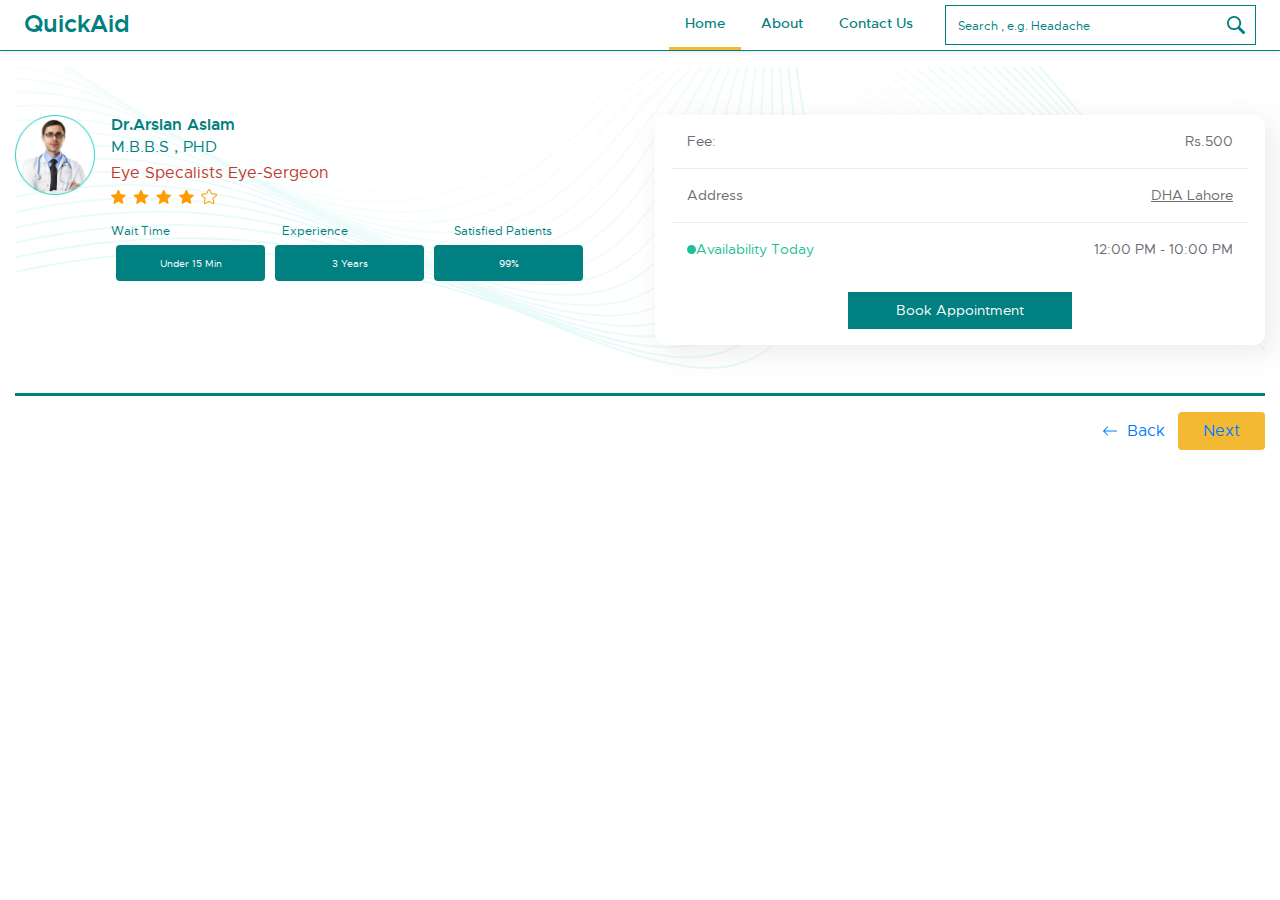
<file: index10.html>
<!DOCTYPE html>
<html lang="en">
  <head>
    <!-- Required meta tags -->
    <meta charset="utf-8" />
    <meta
      name="viewport"
      content="width=device-width, initial-scale=1, shrink-to-fit=no"
    />

    <!-- CSS -->
    <link rel="stylesheet" href="css/bootstrap.min.css" />
    <link rel="stylesheet" href="css/style.css" />
    <link rel="stylesheet" href="css/style-responsive.css" />

    <title>QuickAid</title>
  </head>
  <body>
    <div
      class="
        d-flex
        flex-column flex-md-row
        align-items-center
        pl-3
        pr-3
        px-md-4
        mb-3
        bg-white
        border-bottom
        shadow-sm
      "
    >
      <h5 class="my-0 mr-md-auto logo"><a href="index.html"> QuickAid </a></h5>
      <nav class="my-2 my-md-0 mr-md-3 mainNavBar">
        <a href="#" class="active">Home</a>
        <a href="#">About</a>
        <a href="#">Contact Us</a>
      </nav>
      <form class="form-inline main-search my-2 my-md-0">
        <input
          class="form-control"
          type="text"
          placeholder="Search , e.g. Headache"
        />
        <button type="button"><i class="ic-magnifire"></i></button>
      </form>
    </div>
    <div class="container-fluid">
      <div class="select-doctors-hospital py-5">
        <div class="row">
          <div class="col-sm-12 col-md-6">
            <div class="doctorsInfo">
              <div class="media">
                <img
                  class="mr-3 profile-img"
                  src="css/images/young-doctor2.png"
                  alt="Generic placeholder image"
                />
                <div class="media-body">
                  <h5 class="mt-0">Dr.Arslan Aslam</h5>
                  <h6 class="my-1">M.B.B.S , PHD</h6>
                  <p class="doctor-specalist">
                    Eye Specalists <span>Eye-Sergeon</span>
                  </p>
                  <img src="css/images/Star rating.svg" alt="" />
                  <div class="experience-doctor flex-column pt-3">
                    <ul class="wait-time">
                      <li class="simple-text">Wait Time</li>
                      <li class="simple-text">Experience</li>
                      <li class="simple-text">Satisfied Patients</li>
                    </ul>
                    <ul class="wait-time">
                      <li class="btn">Under 15 Min</li>
                      <li class="btn">3 Years</li>
                      <li class="btn">99%</li>
                    </ul>
                  </div>
                </div>
              </div>
            </div>
          </div>
          <div class="col-md-6 col-sm-12">
            <div class="doctorsInfo">
              <div class="card">
                <div class="card-body">
                  <div class="p-3 d-flex justify-content-between details">
                    <p><span>Fee:</span></p>
                    <p><span>Rs.</span>500</p>
                  </div>
                  <div class="p-3 d-flex justify-content-between details">
                    <p><span>Address</span></p>
                    <p><span class="location">DHA Lahore</span></p>
                  </div>
                  <div
                    class="p-3 d-flex justify-content-between availablity-time"
                  >
                    <p>
                      <img src="css/images/Path 527.svg" alt="" /><span
                        class="avl"
                        >Availability Today</span
                      >
                    </p>
                    <p><span>12:00 PM - 10:00 PM</span></p>
                  </div>
                  <div
                    class="appointment-btn d-flex justify-content-center my-3"
                  >
                    <button type="button">Book Appointment</button>
                  </div>
                </div>
              </div>
            </div>
          </div>
        </div>
      </div>

      <div class="d-flex justify-content-end my-3">
        <button type="button" class="btn back-arrow">
          <a href="index08.html">
          <svg
            xmlns="http://www.w3.org/2000/svg"
            width="16"
            height="16"
            fill="currentColor"
            class="bi bi-arrow-left mr-1"
            viewBox="0 0 16 16"
          >
            <path
              fill-rule="evenodd"
              d="M15 8a.5.5 0 0 0-.5-.5H2.707l3.147-3.146a.5.5 0 1 0-.708-.708l-4 4a.5.5 0 0 0 0 .708l4 4a.5.5 0 0 0 .708-.708L2.707 8.5H14.5A.5.5 0 0 0 15 8z"
            ></path>
          </svg>
          Back
        </a>
        </button>

        <button class="btn btn-yellow pl-4 pr-4"><a href="index11.html">Next</a> </button>
      </div>
    </div>

    <!-- Optional JavaScript; choose one of the two! -->

    <!-- Option 1: jQuery and Bootstrap Bundle (includes Popper) -->
    <script
      src="https://code.jquery.com/jquery-3.5.1.slim.min.js"
      integrity="sha384-DfXdz2htPH0lsSSs5nCTpuj/zy4C+OGpamoFVy38MVBnE+IbbVYUew+OrCXaRkfj"
      crossorigin="anonymous"
    ></script>
    <script
      src="https://cdn.jsdelivr.net/npm/bootstrap@4.6.0/dist/js/bootstrap.bundle.min.js"
      integrity="sha384-Piv4xVNRyMGpqkS2by6br4gNJ7DXjqk09RmUpJ8jgGtD7zP9yug3goQfGII0yAns"
      crossorigin="anonymous"
    ></script>

    <!-- Option 2: Separate Popper and Bootstrap JS -->
    <!--
    <script src="https://code.jquery.com/jquery-3.5.1.slim.min.js" integrity="sha384-DfXdz2htPH0lsSSs5nCTpuj/zy4C+OGpamoFVy38MVBnE+IbbVYUew+OrCXaRkfj" crossorigin="anonymous"></script>
    <script src="https://cdn.jsdelivr.net/npm/popper.js@1.16.1/dist/umd/popper.min.js" integrity="sha384-9/reFTGAW83EW2RDu2S0VKaIzap3H66lZH81PoYlFhbGU+6BZp6G7niu735Sk7lN" crossorigin="anonymous"></script>
    <script src="https://cdn.jsdelivr.net/npm/bootstrap@4.6.0/dist/js/bootstrap.min.js" integrity="sha384-+YQ4JLhjyBLPDQt//I+STsc9iw4uQqACwlvpslubQzn4u2UU2UFM80nGisd026JF" crossorigin="anonymous"></script>
    -->
  </body>
</html>
</file>
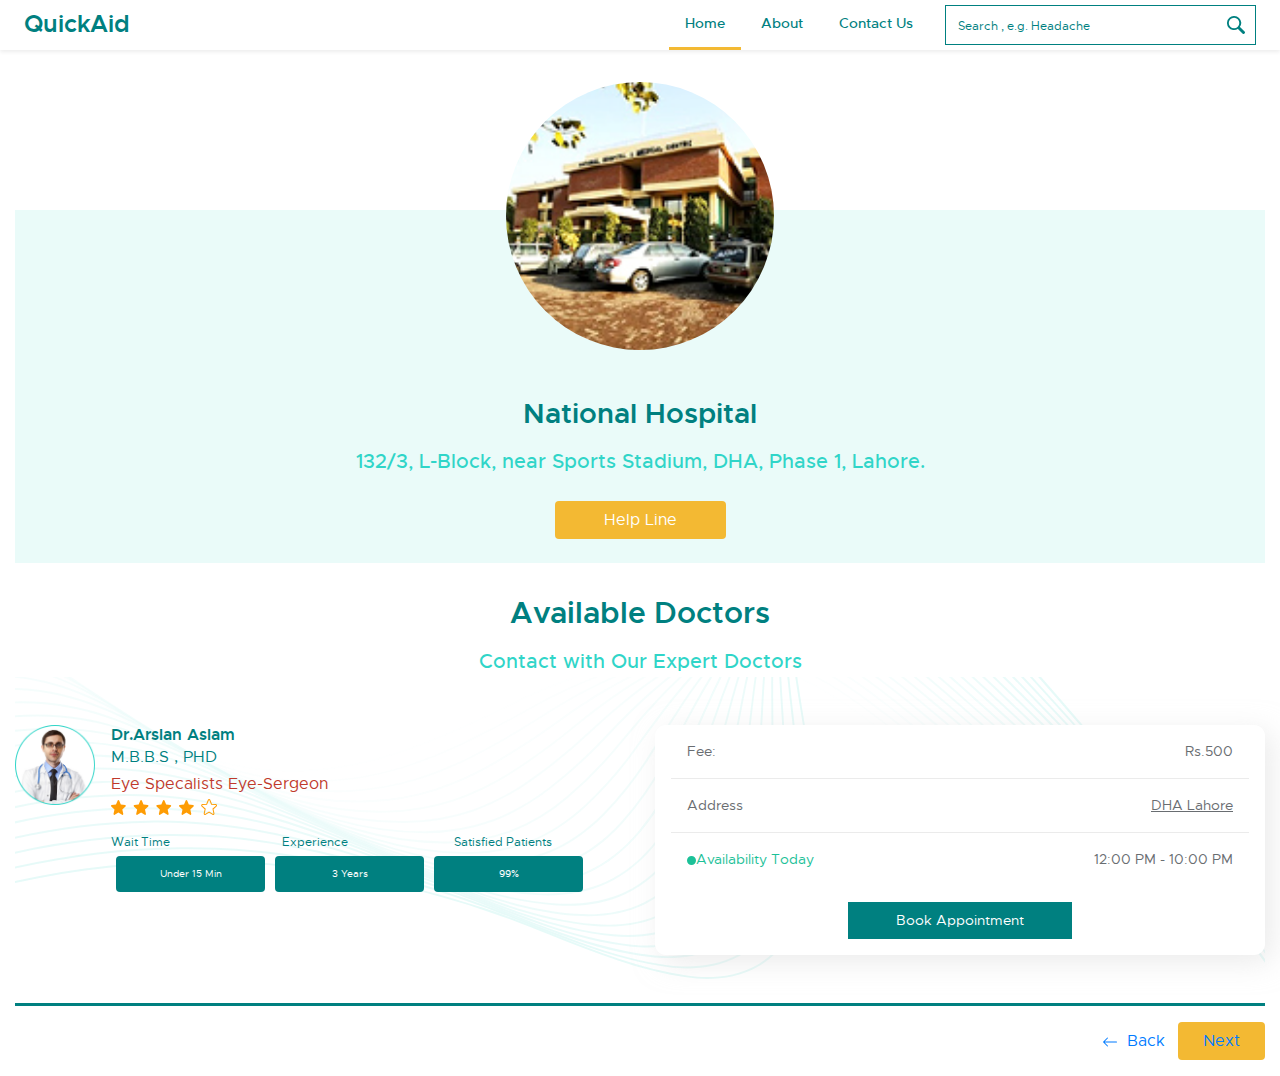
<file: index11.html>
<!DOCTYPE html>
<html lang="en">
  <head>
    <!-- Required meta tags -->
    <meta charset="utf-8" />
    <meta
      name="viewport"
      content="width=device-width, initial-scale=1, shrink-to-fit=no"
    />

    <!-- CSS -->
    <link rel="stylesheet" href="css/bootstrap.min.css" />
    <link rel="stylesheet" href="css/style.css" />
    <link rel="stylesheet" href="css/style-responsive.css" />

    <title>QuickAid</title>
  </head>
  <body>
    <div
      class="
        d-flex
        flex-column flex-md-row
        align-items-center
        pl-3
        pr-3
        px-md-4
        mb-3
        bg-white
        
        shadow-sm
      "
    >
      <h5 class="my-0 mr-md-auto logo"><a href="index.html"> QuickAid </a></h5>
      <nav class="my-2 my-md-0 mr-md-3 mainNavBar">
        <a href="#" class="active">Home</a>
        <a href="#">About</a>
        <a href="#">Contact Us</a>
      </nav>
      <form class="form-inline main-search my-2 my-md-0">
        <input
          class="form-control"
          type="text"
          placeholder="Search , e.g. Headache"
        />
        <button type="button"><i class="ic-magnifire"></i></button>
      </form>
    </div>
    <div class="container-fluid">
      <div class="row text-center">
        <div class="col-md-12 col-sm-12">
          <div class="center-box">
            <div class="row justify-content-center">
              <img src="css/images/user.png" class="img-fluid" alt="" />
            </div>
            <div class="mt-5 text-center hospital-addres">
              <h2>National Hospital</h2>
              <p>132/3, L-Block, near Sports Stadium, DHA, Phase 1, Lahore.</p>
              <button class="btn btn-yellow my-4 pl-5 pr-5">Help Line</button>
            </div>
          </div>
          <h1>Available Doctors</h1>
          <p>Contact with Our Expert Doctors</p>
        </div>
        <!-- <div class="">
         
        </div> -->
      </div>

      <div class="select-doctors-hospital py-5">
        <div class="row">
          <div class="col-sm-12 col-md-6">
            <div class="doctorsInfo">
              <div class="media">
                <img
                  class="mr-3 profile-img"
                  src="css/images/young-doctor2.png"
                  alt="Generic placeholder image"
                />
                <div class="media-body">
                  <h5 class="mt-0">Dr.Arslan Aslam</h5>
                  <h6 class="my-1">M.B.B.S , PHD</h6>
                  <p class="doctor-specalist">
                    Eye Specalists <span>Eye-Sergeon</span>
                  </p>
                  <img src="css/images/Star rating.svg" alt="" />
                  <div class="experience-doctor flex-column pt-3">
                    <ul class="wait-time">
                      <li class="simple-text">Wait Time</li>
                      <li class="simple-text">Experience</li>
                      <li class="simple-text">Satisfied Patients</li>
                    </ul>
                    <ul class="wait-time">
                      <li class="btn">Under 15 Min</li>
                      <li class="btn">3 Years</li>
                      <li class="btn">99%</li>
                    </ul>
                  </div>
                </div>
              </div>
            </div>
          </div>
          <div class="col-md-6 col-sm-12">
            <div class="doctorsInfo">
              <div class="card">
                <div class="card-body">
                  <div class="p-3 d-flex justify-content-between details">
                    <p><span>Fee:</span></p>
                    <p><span>Rs.</span>500</p>
                  </div>
                  <div class="p-3 d-flex justify-content-between details">
                    <p><span>Address</span></p>
                    <p><span class="location">DHA Lahore</span></p>
                  </div>
                  <div
                    class="p-3 d-flex justify-content-between availablity-time"
                  >
                    <p>
                      <img src="css/images/Path 527.svg" alt="" /><span
                        class="avl"
                        >Availability Today</span
                      >
                    </p>
                    <p><span>12:00 PM - 10:00 PM</span></p>
                  </div>
                  <div
                    class="appointment-btn d-flex justify-content-center my-3"
                  >
                    <button type="button">Book Appointment</button>
                  </div>
                </div>
              </div>
            </div>
          </div>
        </div>
      </div>
      <div class="d-flex justify-content-end my-3">
        <button type="button" class="btn back-arrow">
          <a href="index10.html">
          <svg
            xmlns="http://www.w3.org/2000/svg"
            width="16"
            height="16"
            fill="currentColor"
            class="bi bi-arrow-left mr-1"
            viewBox="0 0 16 16"
          >
            <path
              fill-rule="evenodd"
              d="M15 8a.5.5 0 0 0-.5-.5H2.707l3.147-3.146a.5.5 0 1 0-.708-.708l-4 4a.5.5 0 0 0 0 .708l4 4a.5.5 0 0 0 .708-.708L2.707 8.5H14.5A.5.5 0 0 0 15 8z"
            ></path>
          </svg>
          Back
        </a>
        </button>

        <button class="btn btn-yellow pl-4 pr-4"><a href="index12.html">Next</a> </button>
      </div>
    </div>

    <!-- Optional JavaScript; choose one of the two! -->

    <!-- Option 1: jQuery and Bootstrap Bundle (includes Popper) -->
    <script
      src="https://code.jquery.com/jquery-3.5.1.slim.min.js"
      integrity="sha384-DfXdz2htPH0lsSSs5nCTpuj/zy4C+OGpamoFVy38MVBnE+IbbVYUew+OrCXaRkfj"
      crossorigin="anonymous"
    ></script>
    <script
      src="https://cdn.jsdelivr.net/npm/bootstrap@4.6.0/dist/js/bootstrap.bundle.min.js"
      integrity="sha384-Piv4xVNRyMGpqkS2by6br4gNJ7DXjqk09RmUpJ8jgGtD7zP9yug3goQfGII0yAns"
      crossorigin="anonymous"
    ></script>

    <!-- Option 2: Separate Popper and Bootstrap JS -->
    <!--
    <script src="https://code.jquery.com/jquery-3.5.1.slim.min.js" integrity="sha384-DfXdz2htPH0lsSSs5nCTpuj/zy4C+OGpamoFVy38MVBnE+IbbVYUew+OrCXaRkfj" crossorigin="anonymous"></script>
    <script src="https://cdn.jsdelivr.net/npm/popper.js@1.16.1/dist/umd/popper.min.js" integrity="sha384-9/reFTGAW83EW2RDu2S0VKaIzap3H66lZH81PoYlFhbGU+6BZp6G7niu735Sk7lN" crossorigin="anonymous"></script>
    <script src="https://cdn.jsdelivr.net/npm/bootstrap@4.6.0/dist/js/bootstrap.min.js" integrity="sha384-+YQ4JLhjyBLPDQt//I+STsc9iw4uQqACwlvpslubQzn4u2UU2UFM80nGisd026JF" crossorigin="anonymous"></script>
    -->
  </body>
</html>
</file>
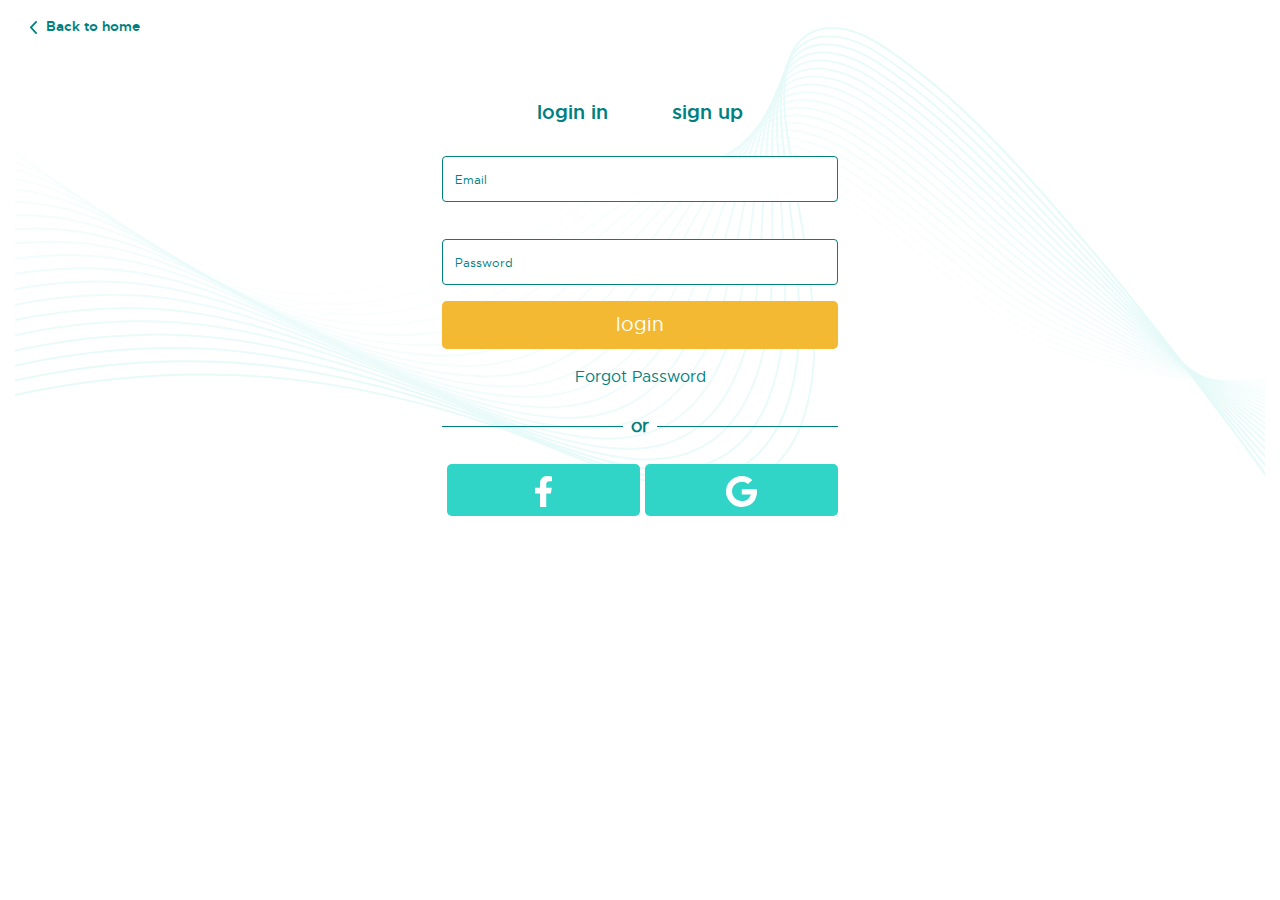
<file: index12.html>
<!DOCTYPE html>
<html lang="en">
  <head>
    <!-- Required meta tags -->
    <meta charset="utf-8" />
    <meta
      name="viewport"
      content="width=device-width, initial-scale=1, shrink-to-fit=no"
    />

    <!-- CSS -->
    <link rel="stylesheet" href="css/bootstrap.min.css" />
    <link rel="stylesheet" href="css/style.css" />
    <link rel="stylesheet" href="css/style-responsive.css" />

    <title>QuickAid</title>
  </head>
  <body>
    <div class="container-fluid">
      <div class="login-form pt-2">
        <div class="col-sm-12 py-2">
          <img src="css/images/ios-arrow-back.svg" alt="" />
          <a href="index.html">  Back to home</a>
        </div>
        <div class="row pt-5 d-flex justify-content-center setting-both-class">
          <div class="col-sm-4">
            <div class="d-flex justify-content-center log-sign-btn">
              <a href="">login in</a>
              <a href="">sign up</a>
            </div>
            <form>
              <div class="form-group">
                <label for="exampleInputEmail1"></label>
                <input
                  type="email"
                  class="form-control"
                  id="exampleInputEmail1"
                  aria-describedby="emailHelp"
                  placeholder="Email"
                />
                <small id="emailHelp" class="form-text text-muted"></small>
              </div>
              <div class="form-group">
                <label for="exampleInputPassword1"></label>
                <input
                  type="password"
                  class="form-control"
                  id="exampleInputPassword1"
                  placeholder="Password"
                />
              </div>

              <button type="button" class="btn btn-lg btn-block">login</button>
              <div class="d-flex my-3 justify-content-center forgot-password">
                <p>Forgot Password</p>
              </div>
              <div class="form-group mx-auto d-flex align-items-center my-4">
                <div class="border-bottom w-100"></div>
                <span class="px-2 small text-muted font-weight-bold">or</span>
                <div class="border-bottom w-100"></div>
              </div>
              <div class="d-flex justify-content-center social-icon-btn">
                <a href="#" class="btn btn-lg btn-block">
                  <img src="css/images/facebook-f.svg" alt="GOOGLE" />
                </a>
                <a href="#" class="btn btn-lg btn-block">
                  <img src="css/images/google.svg" alt="GOOGLE" />
                </a>
              </div>
            </form>
          </div>
        </div>
      </div>
    </div>

    <!-- Optional JavaScript; choose one of the two! -->

    <!-- Option 1: jQuery and Bootstrap Bundle (includes Popper) -->
    <script
      src="https://code.jquery.com/jquery-3.5.1.slim.min.js"
      integrity="sha384-DfXdz2htPH0lsSSs5nCTpuj/zy4C+OGpamoFVy38MVBnE+IbbVYUew+OrCXaRkfj"
      crossorigin="anonymous"
    ></script>
    <script
      src="https://cdn.jsdelivr.net/npm/bootstrap@4.6.0/dist/js/bootstrap.bundle.min.js"
      integrity="sha384-Piv4xVNRyMGpqkS2by6br4gNJ7DXjqk09RmUpJ8jgGtD7zP9yug3goQfGII0yAns"
      crossorigin="anonymous"
    ></script>

    <!-- Option 2: Separate Popper and Bootstrap JS -->
    <!--
    <script src="https://code.jquery.com/jquery-3.5.1.slim.min.js" integrity="sha384-DfXdz2htPH0lsSSs5nCTpuj/zy4C+OGpamoFVy38MVBnE+IbbVYUew+OrCXaRkfj" crossorigin="anonymous"></script>
    <script src="https://cdn.jsdelivr.net/npm/popper.js@1.16.1/dist/umd/popper.min.js" integrity="sha384-9/reFTGAW83EW2RDu2S0VKaIzap3H66lZH81PoYlFhbGU+6BZp6G7niu735Sk7lN" crossorigin="anonymous"></script>
    <script src="https://cdn.jsdelivr.net/npm/bootstrap@4.6.0/dist/js/bootstrap.min.js" integrity="sha384-+YQ4JLhjyBLPDQt//I+STsc9iw4uQqACwlvpslubQzn4u2UU2UFM80nGisd026JF" crossorigin="anonymous"></script>
    -->
  </body>
</html>
</file>
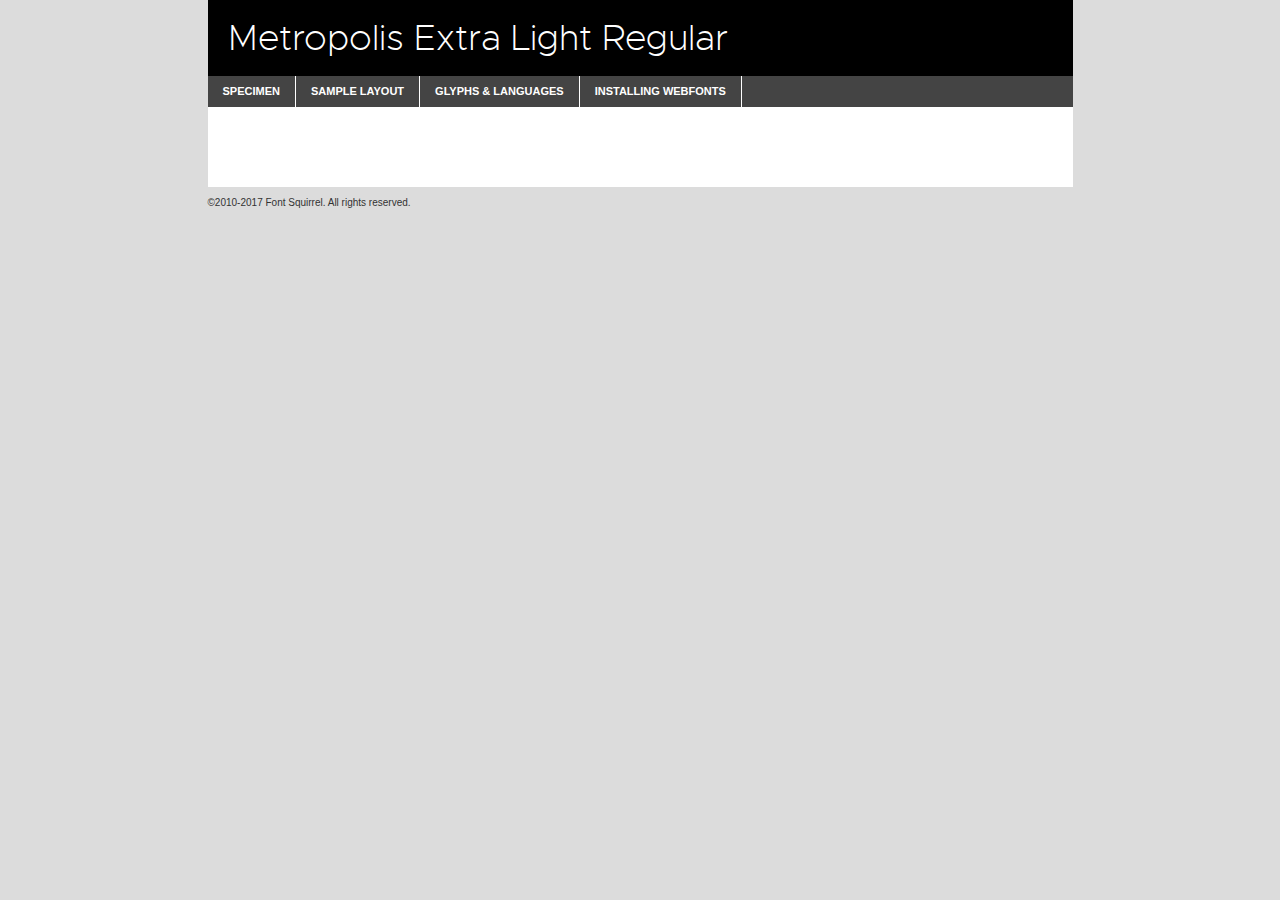
<file: css/fonts/metropolis-extralight-demo.html>
<!DOCTYPE html PUBLIC "-//W3C//DTD XHTML 1.0 Transitional//EN"
	"http://www.w3.org/TR/xhtml1/DTD/xhtml1-transitional.dtd">

<html xmlns="http://www.w3.org/1999/xhtml" xml:lang="en" lang="en">
<head>
	<meta http-equiv="Content-Type" content="text/html; charset=utf-8" />
	<script src="http://ajax.googleapis.com/ajax/libs/jquery/1.7.2/jquery.min.js" type="text/javascript" charset="utf-8"></script>
	<script type="text/javascript">
	(function($){$.fn.easyTabs=function(option){var param=jQuery.extend({fadeSpeed:"fast",defaultContent:1,activeClass:'active'},option);$(this).each(function(){var thisId="#"+this.id;if(param.defaultContent==''){param.defaultContent=1;}
	if(typeof param.defaultContent=="number")
	{var defaultTab=$(thisId+" .tabs li:eq("+(param.defaultContent-1)+") a").attr('href').substr(1);}else{var defaultTab=param.defaultContent;}
	$(thisId+" .tabs li a").each(function(){var tabToHide=$(this).attr('href').substr(1);$("#"+tabToHide).addClass('easytabs-tab-content');});hideAll();changeContent(defaultTab);function hideAll(){$(thisId+" .easytabs-tab-content").hide();}
	function changeContent(tabId){hideAll();$(thisId+" .tabs li").removeClass(param.activeClass);$(thisId+" .tabs li a[href=#"+tabId+"]").closest('li').addClass(param.activeClass);if(param.fadeSpeed!="none")
	{$(thisId+" #"+tabId).fadeIn(param.fadeSpeed);}else{$(thisId+" #"+tabId).show();}}
	$(thisId+" .tabs li").click(function(){var tabId=$(this).find('a').attr('href').substr(1);changeContent(tabId);return false;});});}})(jQuery);
	</script>
	<link rel="stylesheet" href="specimen_files/specimen_stylesheet.css" type="text/css" charset="utf-8" />
	<link rel="stylesheet" href="stylesheet.css" type="text/css" charset="utf-8" />

	<style type="text/css">
					body{
				font-family: 'metropolisextra_light';
							}
		</style>

	<title>Metropolis Extra Light Regular Specimen</title>
	
	
	<script type="text/javascript" charset="utf-8">
		$(document).ready(function() {
			$('#container').easyTabs({defaultContent:1});
		});
	</script>
</head>

<body>
<div id="container">
	<div id="header">
		Metropolis Extra Light Regular	</div>
	<ul class="tabs">
		<li><a href="#specimen">Specimen</a></li>
		<li><a href="#layout">Sample Layout</a></li>
				<li><a href="#glyphs">Glyphs &amp; Languages</a></li>
		<li><a href="#installing">Installing Webfonts</a></li>
		
	</ul>
	
	<div id="main_content">

		
			<div id="specimen">
		
				<div class="section">
					<div class="grid12 firstcol">
						<div class="huge">AaBb</div>
					</div>
				</div>
		
				<div class="section">
					<div class="glyph_range">A&#x200B;B&#x200b;C&#x200b;D&#x200b;E&#x200b;F&#x200b;G&#x200b;H&#x200b;I&#x200b;J&#x200b;K&#x200b;L&#x200b;M&#x200b;N&#x200b;O&#x200b;P&#x200b;Q&#x200b;R&#x200b;S&#x200b;T&#x200b;U&#x200b;V&#x200b;W&#x200b;X&#x200b;Y&#x200b;Z&#x200b;a&#x200b;b&#x200b;c&#x200b;d&#x200b;e&#x200b;f&#x200b;g&#x200b;h&#x200b;i&#x200b;j&#x200b;k&#x200b;l&#x200b;m&#x200b;n&#x200b;o&#x200b;p&#x200b;q&#x200b;r&#x200b;s&#x200b;t&#x200b;u&#x200b;v&#x200b;w&#x200b;x&#x200b;y&#x200b;z&#x200b;1&#x200b;2&#x200b;3&#x200b;4&#x200b;5&#x200b;6&#x200b;7&#x200b;8&#x200b;9&#x200b;0&#x200b;&amp;&#x200b;.&#x200b;,&#x200b;?&#x200b;!&#x200b;&#64;&#x200b;(&#x200b;)&#x200b;#&#x200b;$&#x200b;%&#x200b;*&#x200b;+&#x200b;-&#x200b;=&#x200b;:&#x200b;;</div>
				</div>
				<div class="section">
					<div class="grid12 firstcol">
						<table class="sample_table">
							<tr><td>10</td><td class="size10">abcdefghijklmnopqrstuvwxyzABCDEFGHIJKLMNOPQRSTUVWXYZ0123456789abcdefghijklmnopqrstuvwxyzABCDEFGHIJKLMNOPQRSTUVWXYZ0123456789abcdefghijklmnopqrstuvwxyzABCDEFGHIJKLMNOPQRSTUVWXYZ</td></tr>
							<tr><td>11</td><td class="size11">abcdefghijklmnopqrstuvwxyzABCDEFGHIJKLMNOPQRSTUVWXYZ0123456789abcdefghijklmnopqrstuvwxyzABCDEFGHIJKLMNOPQRSTUVWXYZ0123456789abcdefghijklmnopqrstuvwxyzABCDEFGHIJKLMNOPQRSTUVWXYZ</td></tr>
							<tr><td>12</td><td class="size12">abcdefghijklmnopqrstuvwxyzABCDEFGHIJKLMNOPQRSTUVWXYZ0123456789abcdefghijklmnopqrstuvwxyzABCDEFGHIJKLMNOPQRSTUVWXYZ0123456789abcdefghijklmnopqrstuvwxyzABCDEFGHIJKLMNOPQRSTUVWXYZ</td></tr>
							<tr><td>13</td><td class="size13">abcdefghijklmnopqrstuvwxyzABCDEFGHIJKLMNOPQRSTUVWXYZ0123456789abcdefghijklmnopqrstuvwxyzABCDEFGHIJKLMNOPQRSTUVWXYZ0123456789abcdefghijklmnopqrstuvwxyzABCDEFGHIJKLMNOPQRSTUVWXYZ</td></tr>
							<tr><td>14</td><td class="size14">abcdefghijklmnopqrstuvwxyzABCDEFGHIJKLMNOPQRSTUVWXYZ0123456789abcdefghijklmnopqrstuvwxyzABCDEFGHIJKLMNOPQRSTUVWXYZ0123456789abcdefghijklmnopqrstuvwxyzABCDEFGHIJKLMNOPQRSTUVWXYZ</td></tr>
							<tr><td>16</td><td class="size16">abcdefghijklmnopqrstuvwxyzABCDEFGHIJKLMNOPQRSTUVWXYZ0123456789abcdefghijklmnopqrstuvwxyzABCDEFGHIJKLMNOPQRSTUVWXYZ</td></tr>
							<tr><td>18</td><td class="size18">abcdefghijklmnopqrstuvwxyzABCDEFGHIJKLMNOPQRSTUVWXYZ0123456789abcdefghijklmnopqrstuvwxyzABCDEFGHIJKLMNOPQRSTUVWXYZ</td></tr>
							<tr><td>20</td><td class="size20">abcdefghijklmnopqrstuvwxyzABCDEFGHIJKLMNOPQRSTUVWXYZ0123456789abcdefghijklmnopqrstuvwxyzABCDEFGHIJKLMNOPQRSTUVWXYZ</td></tr>
							<tr><td>24</td><td class="size24">abcdefghijklmnopqrstuvwxyzABCDEFGHIJKLMNOPQRSTUVWXYZ0123456789abcdefghijklmnopqrstuvwxyzABCDEFGHIJKLMNOPQRSTUVWXYZ</td></tr>
							<tr><td>30</td><td class="size30">abcdefghijklmnopqrstuvwxyzABCDEFGHIJKLMNOPQRSTUVWXYZ0123456789abcdefghijklmnopqrstuvwxyzABCDEFGHIJKLMNOPQRSTUVWXYZ</td></tr>
							<tr><td>36</td><td class="size36">abcdefghijklmnopqrstuvwxyzABCDEFGHIJKLMNOPQRSTUVWXYZ0123456789abcdefghijklmnopqrstuvwxyzABCDEFGHIJKLMNOPQRSTUVWXYZ</td></tr>
							<tr><td>48</td><td class="size48">abcdefghijklmnopqrstuvwxyzABCDEFGHIJKLMNOPQRSTUVWXYZ0123456789abcdefghijklmnopqrstuvwxyzABCDEFGHIJKLMNOPQRSTUVWXYZ</td></tr>
							<tr><td>60</td><td class="size60">abcdefghijklmnopqrstuvwxyzABCDEFGHIJKLMNOPQRSTUVWXYZ0123456789abcdefghijklmnopqrstuvwxyzABCDEFGHIJKLMNOPQRSTUVWXYZ</td></tr>
							<tr><td>72</td><td class="size72">abcdefghijklmnopqrstuvwxyzABCDEFGHIJKLMNOPQRSTUVWXYZ0123456789abcdefghijklmnopqrstuvwxyzABCDEFGHIJKLMNOPQRSTUVWXYZ</td></tr>
							<tr><td>90</td><td class="size90">abcdefghijklmnopqrstuvwxyzABCDEFGHIJKLMNOPQRSTUVWXYZ0123456789abcdefghijklmnopqrstuvwxyzABCDEFGHIJKLMNOPQRSTUVWXYZ</td></tr>
						</table>
				
					</div>
			
				</div>
		
		
		
								<div class="section" id="bodycomparison">


										<div id="xheight">
				<div class="fontbody">&#x25FC;&#x25FC;&#x25FC;&#x25FC;&#x25FC;&#x25FC;&#x25FC;&#x25FC;&#x25FC;&#x25FC;&#x25FC;&#x25FC;&#x25FC;&#x25FC;&#x25FC;&#x25FC;&#x25FC;&#x25FC;&#x25FC;&#x25FC;&#x25FC;&#x25FC;&#x25FC;&#x25FC;&#x25FC;&#x25FC;&#x25FC;&#x25FC;&#x25FC;&#x25FC;&#x25FC;&#x25FC;&#x25FC;&#x25FC;&#x25FC;&#x25FC;&#x25FC;&#x25FC;&#x25FC;&#x25FC;&#x25FC;&#x25FC;&#x25FC;&#x25FC;&#x25FC;&#x25FC;&#x25FC;&#x25FC;&#x25FC;&#x25FC;&#x25FC;&#x25FC;&#x25FC;&#x25FC;&#x25FC;&#x25FC;&#x25FC;&#x25FC;&#x25FC;&#x25FC;&#x25FC;&#x25FC;&#x25FC;&#x25FC;&#x25FC;&#x25FC;&#x25FC;&#x25FC;&#x25FC;&#x25FC;&#x25FC;&#x25FC;&#x25FC;&#x25FC;&#x25FC;&#x25FC;&#x25FC;&#x25FC;&#x25FC;&#x25FC;&#x25FC;&#x25FC;&#x25FC;&#x25FC;&#x25FC;&#x25FC;&#x25FC;&#x25FC;&#x25FC;&#x25FC;&#x25FC;&#x25FC;&#x25FC;&#x25FC;&#x25FC;&#x25FC;&#x25FC;&#x25FC;&#x25FC;body</div><div class="arialbody">body</div><div class="verdanabody">body</div><div class="georgiabody">body</div></div>
										<div class="fontbody" style="z-index:1">
											body<span>Metropolis Extra Light Regular</span>
										</div>
										<div class="arialbody" style="z-index:1">
											body<span>Arial</span>
										</div>
										<div class="verdanabody" style="z-index:1">
											body<span>Verdana</span>
										</div>
										<div class="georgiabody" style="z-index:1">
											body<span>Georgia</span>
										</div>



								</div>
		
		
				<div class="section psample psample_row1" id="">
					
					<div class="grid2 firstcol">
						<p class="size10"><span>10.</span>Aenean lacinia bibendum nulla sed consectetur. Fusce dapibus, tellus ac cursus commodo, tortor mauris condimentum nibh, ut fermentum massa justo sit amet risus. Nullam id dolor id nibh ultricies vehicula ut id elit. Cum sociis natoque penatibus et magnis dis parturient montes, nascetur ridiculus mus. Nulla vitae elit libero, a pharetra augue.</p>
			
					</div>
					<div class="grid3">
						<p class="size11"><span>11.</span>Aenean lacinia bibendum nulla sed consectetur. Fusce dapibus, tellus ac cursus commodo, tortor mauris condimentum nibh, ut fermentum massa justo sit amet risus. Nullam id dolor id nibh ultricies vehicula ut id elit. Cum sociis natoque penatibus et magnis dis parturient montes, nascetur ridiculus mus. Nulla vitae elit libero, a pharetra augue.</p>
			
					</div>
					<div class="grid3">
						<p class="size12"><span>12.</span>Aenean lacinia bibendum nulla sed consectetur. Fusce dapibus, tellus ac cursus commodo, tortor mauris condimentum nibh, ut fermentum massa justo sit amet risus. Nullam id dolor id nibh ultricies vehicula ut id elit. Cum sociis natoque penatibus et magnis dis parturient montes, nascetur ridiculus mus. Nulla vitae elit libero, a pharetra augue.</p>
			
					</div>
					<div class="grid4">
						<p class="size13"><span>13.</span>Aenean lacinia bibendum nulla sed consectetur. Fusce dapibus, tellus ac cursus commodo, tortor mauris condimentum nibh, ut fermentum massa justo sit amet risus. Nullam id dolor id nibh ultricies vehicula ut id elit. Cum sociis natoque penatibus et magnis dis parturient montes, nascetur ridiculus mus. Nulla vitae elit libero, a pharetra augue.</p>
			
					</div>
					<div class="white_blend"></div>
					
				</div>
				<div class="section psample psample_row2" id="">
					<div class="grid3 firstcol">
						<p class="size14"><span>14.</span>Aenean lacinia bibendum nulla sed consectetur. Fusce dapibus, tellus ac cursus commodo, tortor mauris condimentum nibh, ut fermentum massa justo sit amet risus. Nullam id dolor id nibh ultricies vehicula ut id elit. Cum sociis natoque penatibus et magnis dis parturient montes, nascetur ridiculus mus. Nulla vitae elit libero, a pharetra augue.</p>
			
					</div>
					<div class="grid4">
						<p class="size16"><span>16.</span>Aenean lacinia bibendum nulla sed consectetur. Fusce dapibus, tellus ac cursus commodo, tortor mauris condimentum nibh, ut fermentum massa justo sit amet risus. Nullam id dolor id nibh ultricies vehicula ut id elit. Cum sociis natoque penatibus et magnis dis parturient montes, nascetur ridiculus mus. Nulla vitae elit libero, a pharetra augue.</p>
			
					</div>
					<div class="grid5">
						<p class="size18"><span>18.</span>Aenean lacinia bibendum nulla sed consectetur. Fusce dapibus, tellus ac cursus commodo, tortor mauris condimentum nibh, ut fermentum massa justo sit amet risus. Nullam id dolor id nibh ultricies vehicula ut id elit. Cum sociis natoque penatibus et magnis dis parturient montes, nascetur ridiculus mus. Nulla vitae elit libero, a pharetra augue.</p>
			
					</div>

					<div class="white_blend"></div>

				</div>
				
				<div class="section psample psample_row3" id="">
					<div class="grid5 firstcol">
						<p class="size20"><span>20.</span>Aenean lacinia bibendum nulla sed consectetur. Fusce dapibus, tellus ac cursus commodo, tortor mauris condimentum nibh, ut fermentum massa justo sit amet risus. Nullam id dolor id nibh ultricies vehicula ut id elit. Cum sociis natoque penatibus et magnis dis parturient montes, nascetur ridiculus mus. Nulla vitae elit libero, a pharetra augue.</p>
					</div>
					<div class="grid7">
						<p class="size24"><span>24.</span>Aenean lacinia bibendum nulla sed consectetur. Fusce dapibus, tellus ac cursus commodo, tortor mauris condimentum nibh, ut fermentum massa justo sit amet risus. Nullam id dolor id nibh ultricies vehicula ut id elit. Cum sociis natoque penatibus et magnis dis parturient montes, nascetur ridiculus mus. Nulla vitae elit libero, a pharetra augue.</p>
					</div>
					
					<div class="white_blend"></div>
					
				</div>
				
				<div class="section psample psample_row4" id="">
					<div class="grid12 firstcol">
						<p class="size30"><span>30.</span>Aenean lacinia bibendum nulla sed consectetur. Fusce dapibus, tellus ac cursus commodo, tortor mauris condimentum nibh, ut fermentum massa justo sit amet risus. Nullam id dolor id nibh ultricies vehicula ut id elit. Cum sociis natoque penatibus et magnis dis parturient montes, nascetur ridiculus mus. Nulla vitae elit libero, a pharetra augue.</p>
					</div>
					<div class="white_blend"></div>
					
				</div>
				
				
				
				<div class="section psample psample_row1 fullreverse">
					<div class="grid2 firstcol">
						<p class="size10"><span>10.</span>Aenean lacinia bibendum nulla sed consectetur. Fusce dapibus, tellus ac cursus commodo, tortor mauris condimentum nibh, ut fermentum massa justo sit amet risus. Nullam id dolor id nibh ultricies vehicula ut id elit. Cum sociis natoque penatibus et magnis dis parturient montes, nascetur ridiculus mus. Nulla vitae elit libero, a pharetra augue.</p>
			
					</div>
					<div class="grid3">
						<p class="size11"><span>11.</span>Aenean lacinia bibendum nulla sed consectetur. Fusce dapibus, tellus ac cursus commodo, tortor mauris condimentum nibh, ut fermentum massa justo sit amet risus. Nullam id dolor id nibh ultricies vehicula ut id elit. Cum sociis natoque penatibus et magnis dis parturient montes, nascetur ridiculus mus. Nulla vitae elit libero, a pharetra augue.</p>
			
					</div>
					<div class="grid3">
						<p class="size12"><span>12.</span>Aenean lacinia bibendum nulla sed consectetur. Fusce dapibus, tellus ac cursus commodo, tortor mauris condimentum nibh, ut fermentum massa justo sit amet risus. Nullam id dolor id nibh ultricies vehicula ut id elit. Cum sociis natoque penatibus et magnis dis parturient montes, nascetur ridiculus mus. Nulla vitae elit libero, a pharetra augue.</p>
			
					</div>
					<div class="grid4">
						<p class="size13"><span>13.</span>Aenean lacinia bibendum nulla sed consectetur. Fusce dapibus, tellus ac cursus commodo, tortor mauris condimentum nibh, ut fermentum massa justo sit amet risus. Nullam id dolor id nibh ultricies vehicula ut id elit. Cum sociis natoque penatibus et magnis dis parturient montes, nascetur ridiculus mus. Nulla vitae elit libero, a pharetra augue.</p>
			
					</div>
					<div class="black_blend"></div>
					
				</div>
				
				<div class="section psample psample_row2 fullreverse">
					<div class="grid3 firstcol">
						<p class="size14"><span>14.</span>Aenean lacinia bibendum nulla sed consectetur. Fusce dapibus, tellus ac cursus commodo, tortor mauris condimentum nibh, ut fermentum massa justo sit amet risus. Nullam id dolor id nibh ultricies vehicula ut id elit. Cum sociis natoque penatibus et magnis dis parturient montes, nascetur ridiculus mus. Nulla vitae elit libero, a pharetra augue.</p>
			
					</div>
					<div class="grid4">
						<p class="size16"><span>16.</span>Aenean lacinia bibendum nulla sed consectetur. Fusce dapibus, tellus ac cursus commodo, tortor mauris condimentum nibh, ut fermentum massa justo sit amet risus. Nullam id dolor id nibh ultricies vehicula ut id elit. Cum sociis natoque penatibus et magnis dis parturient montes, nascetur ridiculus mus. Nulla vitae elit libero, a pharetra augue.</p>
			
					</div>
					<div class="grid5">
						<p class="size18"><span>18.</span>Aenean lacinia bibendum nulla sed consectetur. Fusce dapibus, tellus ac cursus commodo, tortor mauris condimentum nibh, ut fermentum massa justo sit amet risus. Nullam id dolor id nibh ultricies vehicula ut id elit. Cum sociis natoque penatibus et magnis dis parturient montes, nascetur ridiculus mus. Nulla vitae elit libero, a pharetra augue.</p>
			
					</div>
					<div class="black_blend"></div>

				</div>
				
				<div class="section psample fullreverse psample_row3" id="">
					<div class="grid5 firstcol">
						<p class="size20"><span>20.</span>Aenean lacinia bibendum nulla sed consectetur. Fusce dapibus, tellus ac cursus commodo, tortor mauris condimentum nibh, ut fermentum massa justo sit amet risus. Nullam id dolor id nibh ultricies vehicula ut id elit. Cum sociis natoque penatibus et magnis dis parturient montes, nascetur ridiculus mus. Nulla vitae elit libero, a pharetra augue.</p>
					</div>
					<div class="grid7">
						<p class="size24"><span>24.</span>Aenean lacinia bibendum nulla sed consectetur. Fusce dapibus, tellus ac cursus commodo, tortor mauris condimentum nibh, ut fermentum massa justo sit amet risus. Nullam id dolor id nibh ultricies vehicula ut id elit. Cum sociis natoque penatibus et magnis dis parturient montes, nascetur ridiculus mus. Nulla vitae elit libero, a pharetra augue.</p>
					</div>
					
					<div class="black_blend"></div>
					
				</div>
				
				<div class="section psample fullreverse psample_row4" id="" style="border-bottom: 20px #000 solid;">
					<div class="grid12 firstcol">
						<p class="size30"><span>30.</span>Aenean lacinia bibendum nulla sed consectetur. Fusce dapibus, tellus ac cursus commodo, tortor mauris condimentum nibh, ut fermentum massa justo sit amet risus. Nullam id dolor id nibh ultricies vehicula ut id elit. Cum sociis natoque penatibus et magnis dis parturient montes, nascetur ridiculus mus. Nulla vitae elit libero, a pharetra augue.</p>
					</div>
					<div class="black_blend"></div>
					
				</div>
				
				
				
				
			</div>
			
			<div id="layout">
				
				<div class="section">
					
					<div class="grid12 firstcol">
						<h1>Lorem Ipsum Dolor</h1>
						<h2>Etiam porta sem malesuada magna mollis euismod</h2>
						
						<p class="byline">By <a href="#link">Aenean Lacinia</a></p>
					</div>
				</div>
				<div class="section">
					<div class="grid8 firstcol">
						<p class="large">Donec sed odio dui. Morbi leo risus, porta ac consectetur ac, vestibulum at eros. Fusce dapibus, tellus ac cursus commodo, tortor mauris condimentum nibh, ut fermentum massa justo sit amet risus. </p>

						
						<h3>Pellentesque ornare sem</h3>

						<p>Maecenas sed diam eget risus varius blandit sit amet non magna. Maecenas faucibus mollis interdum. Donec ullamcorper nulla non metus auctor fringilla. Nullam id dolor id nibh ultricies vehicula ut id elit. Nullam id dolor id nibh ultricies vehicula ut id elit. </p>

						<p>Aenean eu leo quam. Pellentesque ornare sem lacinia quam venenatis vestibulum. Lorem ipsum dolor sit amet, consectetur adipiscing elit. Cum sociis natoque penatibus et magnis dis parturient montes, nascetur ridiculus mus. </p>

						<p>Nulla vitae elit libero, a pharetra augue. Praesent commodo cursus magna, vel scelerisque nisl consectetur et. Aenean lacinia bibendum nulla sed consectetur. </p>

						<p>Nullam quis risus eget urna mollis ornare vel eu leo. Nullam quis risus eget urna mollis ornare vel eu leo. Maecenas sed diam eget risus varius blandit sit amet non magna. Donec ullamcorper nulla non metus auctor fringilla. </p>

						<h3>Cras mattis consectetur</h3>

						<p>Aenean eu leo quam. Pellentesque ornare sem lacinia quam venenatis vestibulum. Aenean lacinia bibendum nulla sed consectetur. Integer posuere erat a ante venenatis dapibus posuere velit aliquet. Cras mattis consectetur purus sit amet fermentum. </p>

						<p>Nullam id dolor id nibh ultricies vehicula ut id elit. Nullam quis risus eget urna mollis ornare vel eu leo. Cras mattis consectetur purus sit amet fermentum.</p>
					</div>
					
					<div class="grid4 sidebar">
						
						<div class="box reverse">
							<p class="last">Nullam quis risus eget urna mollis ornare vel eu leo. Donec ullamcorper nulla non metus auctor fringilla. Cras mattis consectetur purus sit amet fermentum. Sed posuere consectetur est at lobortis. Lorem ipsum dolor sit amet, consectetur adipiscing elit. </p>
						</div>
						
						<p class="caption">Maecenas sed diam eget risus varius.</p>

						<p>Vestibulum id ligula porta felis euismod semper. Integer posuere erat a ante venenatis dapibus posuere velit aliquet. Vestibulum id ligula porta felis euismod semper. Sed posuere consectetur est at lobortis. Maecenas sed diam eget risus varius blandit sit amet non magna. Fusce dapibus, tellus ac cursus commodo, tortor mauris condimentum nibh, ut fermentum massa justo sit amet risus. </p>

					

						<p>Duis mollis, est non commodo luctus, nisi erat porttitor ligula, eget lacinia odio sem nec elit. Aenean lacinia bibendum nulla sed consectetur. Vivamus sagittis lacus vel augue laoreet rutrum faucibus dolor auctor. Aenean lacinia bibendum nulla sed consectetur. Nullam quis risus eget urna mollis ornare vel eu leo. </p>

						<p>Praesent commodo cursus magna, vel scelerisque nisl consectetur et. Donec ullamcorper nulla non metus auctor fringilla. Maecenas faucibus mollis interdum. Fusce dapibus, tellus ac cursus commodo, tortor mauris condimentum nibh, ut fermentum massa justo sit amet risus. </p>

					</div>
				</div>
				
			</div>


			



		<div id="glyphs">
			<div class="section">
				<div class="grid12 firstcol">
			
				<h1>Language Support</h1>
				<p>The subset of Metropolis Extra Light Regular in this kit supports the following languages:<br />
			
					Albanian, Basque, Breton, Chamorro, Danish, Dutch, English, Faroese, Finnish, French, Frisian, Galician, German, Icelandic, Italian, Malagasy, Norwegian, Portuguese, Spanish, Alsatian, Aragonese, Arapaho, Arrernte, Asturian, Aymara, Bislama, Cebuano, Corsican, Fijian, French_creole, Genoese, Gilbertese, Greenlandic, Haitian_creole, Hiligaynon, Hmong, Hopi, Ibanag, Iloko_ilokano, Indonesian, Interglossa_glosa, Interlingua, Irish_gaelic, Jerriais, Lojban, Lombard, Luxembourgeois, Manx, Mohawk, Norfolk_pitcairnese, Occitan, Oromo, Pangasinan, Papiamento, Piedmontese, Potawatomi, Rhaeto-romance, Romansh, Rotokas, Sami_lule, Samoan, Sardinian, Scots_gaelic, Seychelles_creole, Shona, Sicilian, Somali, Southern_ndebele, Swahili, Swati_swazi, Tagalog_filipino_pilipino, Tetum, Tok_pisin, Uyghur_latinized, Volapuk, Walloon, Warlpiri, Xhosa, Yapese, Zulu, Latinbasic, Ubasic, Demo				</p>
				<h1>Glyph Chart</h1>
				<p>The subset of Metropolis Extra Light Regular in this kit includes all the glyphs listed below. Unicode entities are included above each glyph to help you insert individual characters into your layout.</p>
				<div id="glyph_chart">
			
																				 <div><p>&amp;#32;</p>&#32;</div>
																				 <div><p>&amp;#33;</p>&#33;</div>
																				 <div><p>&amp;#34;</p>&#34;</div>
																				 <div><p>&amp;#35;</p>&#35;</div>
																				 <div><p>&amp;#36;</p>&#36;</div>
																				 <div><p>&amp;#37;</p>&#37;</div>
																				 <div><p>&amp;#38;</p>&#38;</div>
																				 <div><p>&amp;#39;</p>&#39;</div>
																				 <div><p>&amp;#40;</p>&#40;</div>
																				 <div><p>&amp;#41;</p>&#41;</div>
																				 <div><p>&amp;#42;</p>&#42;</div>
																				 <div><p>&amp;#43;</p>&#43;</div>
																				 <div><p>&amp;#44;</p>&#44;</div>
																				 <div><p>&amp;#45;</p>&#45;</div>
																				 <div><p>&amp;#46;</p>&#46;</div>
																				 <div><p>&amp;#47;</p>&#47;</div>
																				 <div><p>&amp;#48;</p>&#48;</div>
																				 <div><p>&amp;#49;</p>&#49;</div>
																				 <div><p>&amp;#50;</p>&#50;</div>
																				 <div><p>&amp;#51;</p>&#51;</div>
																				 <div><p>&amp;#52;</p>&#52;</div>
																				 <div><p>&amp;#53;</p>&#53;</div>
																				 <div><p>&amp;#54;</p>&#54;</div>
																				 <div><p>&amp;#55;</p>&#55;</div>
																				 <div><p>&amp;#56;</p>&#56;</div>
																				 <div><p>&amp;#57;</p>&#57;</div>
																				 <div><p>&amp;#58;</p>&#58;</div>
																				 <div><p>&amp;#59;</p>&#59;</div>
																				 <div><p>&amp;#60;</p>&#60;</div>
																				 <div><p>&amp;#61;</p>&#61;</div>
																				 <div><p>&amp;#62;</p>&#62;</div>
																				 <div><p>&amp;#63;</p>&#63;</div>
																				 <div><p>&amp;#64;</p>&#64;</div>
																				 <div><p>&amp;#65;</p>&#65;</div>
																				 <div><p>&amp;#66;</p>&#66;</div>
																				 <div><p>&amp;#67;</p>&#67;</div>
																				 <div><p>&amp;#68;</p>&#68;</div>
																				 <div><p>&amp;#69;</p>&#69;</div>
																				 <div><p>&amp;#70;</p>&#70;</div>
																				 <div><p>&amp;#71;</p>&#71;</div>
																				 <div><p>&amp;#72;</p>&#72;</div>
																				 <div><p>&amp;#73;</p>&#73;</div>
																				 <div><p>&amp;#74;</p>&#74;</div>
																				 <div><p>&amp;#75;</p>&#75;</div>
																				 <div><p>&amp;#76;</p>&#76;</div>
																				 <div><p>&amp;#77;</p>&#77;</div>
																				 <div><p>&amp;#78;</p>&#78;</div>
																				 <div><p>&amp;#79;</p>&#79;</div>
																				 <div><p>&amp;#80;</p>&#80;</div>
																				 <div><p>&amp;#81;</p>&#81;</div>
																				 <div><p>&amp;#82;</p>&#82;</div>
																				 <div><p>&amp;#83;</p>&#83;</div>
																				 <div><p>&amp;#84;</p>&#84;</div>
																				 <div><p>&amp;#85;</p>&#85;</div>
																				 <div><p>&amp;#86;</p>&#86;</div>
																				 <div><p>&amp;#87;</p>&#87;</div>
																				 <div><p>&amp;#88;</p>&#88;</div>
																				 <div><p>&amp;#89;</p>&#89;</div>
																				 <div><p>&amp;#90;</p>&#90;</div>
																				 <div><p>&amp;#91;</p>&#91;</div>
																				 <div><p>&amp;#92;</p>&#92;</div>
																				 <div><p>&amp;#93;</p>&#93;</div>
																				 <div><p>&amp;#94;</p>&#94;</div>
																				 <div><p>&amp;#95;</p>&#95;</div>
																				 <div><p>&amp;#96;</p>&#96;</div>
																				 <div><p>&amp;#97;</p>&#97;</div>
																				 <div><p>&amp;#98;</p>&#98;</div>
																				 <div><p>&amp;#99;</p>&#99;</div>
																				 <div><p>&amp;#100;</p>&#100;</div>
																				 <div><p>&amp;#101;</p>&#101;</div>
																				 <div><p>&amp;#102;</p>&#102;</div>
																				 <div><p>&amp;#103;</p>&#103;</div>
																				 <div><p>&amp;#104;</p>&#104;</div>
																				 <div><p>&amp;#105;</p>&#105;</div>
																				 <div><p>&amp;#106;</p>&#106;</div>
																				 <div><p>&amp;#107;</p>&#107;</div>
																				 <div><p>&amp;#108;</p>&#108;</div>
																				 <div><p>&amp;#109;</p>&#109;</div>
																				 <div><p>&amp;#110;</p>&#110;</div>
																				 <div><p>&amp;#111;</p>&#111;</div>
																				 <div><p>&amp;#112;</p>&#112;</div>
																				 <div><p>&amp;#113;</p>&#113;</div>
																				 <div><p>&amp;#114;</p>&#114;</div>
																				 <div><p>&amp;#115;</p>&#115;</div>
																				 <div><p>&amp;#116;</p>&#116;</div>
																				 <div><p>&amp;#117;</p>&#117;</div>
																				 <div><p>&amp;#118;</p>&#118;</div>
																				 <div><p>&amp;#119;</p>&#119;</div>
																				 <div><p>&amp;#120;</p>&#120;</div>
																				 <div><p>&amp;#121;</p>&#121;</div>
																				 <div><p>&amp;#122;</p>&#122;</div>
																				 <div><p>&amp;#123;</p>&#123;</div>
																				 <div><p>&amp;#124;</p>&#124;</div>
																				 <div><p>&amp;#125;</p>&#125;</div>
																				 <div><p>&amp;#126;</p>&#126;</div>
																				 <div><p>&amp;#160;</p>&#160;</div>
																				 <div><p>&amp;#161;</p>&#161;</div>
																				 <div><p>&amp;#162;</p>&#162;</div>
																				 <div><p>&amp;#163;</p>&#163;</div>
																				 <div><p>&amp;#165;</p>&#165;</div>
																				 <div><p>&amp;#168;</p>&#168;</div>
																				 <div><p>&amp;#173;</p>&#173;</div>
																				 <div><p>&amp;#175;</p>&#175;</div>
																				 <div><p>&amp;#180;</p>&#180;</div>
																				 <div><p>&amp;#184;</p>&#184;</div>
																				 <div><p>&amp;#191;</p>&#191;</div>
																				 <div><p>&amp;#192;</p>&#192;</div>
																				 <div><p>&amp;#193;</p>&#193;</div>
																				 <div><p>&amp;#194;</p>&#194;</div>
																				 <div><p>&amp;#195;</p>&#195;</div>
																				 <div><p>&amp;#196;</p>&#196;</div>
																				 <div><p>&amp;#197;</p>&#197;</div>
																				 <div><p>&amp;#198;</p>&#198;</div>
																				 <div><p>&amp;#199;</p>&#199;</div>
																				 <div><p>&amp;#200;</p>&#200;</div>
																				 <div><p>&amp;#201;</p>&#201;</div>
																				 <div><p>&amp;#202;</p>&#202;</div>
																				 <div><p>&amp;#203;</p>&#203;</div>
																				 <div><p>&amp;#204;</p>&#204;</div>
																				 <div><p>&amp;#205;</p>&#205;</div>
																				 <div><p>&amp;#206;</p>&#206;</div>
																				 <div><p>&amp;#207;</p>&#207;</div>
																				 <div><p>&amp;#208;</p>&#208;</div>
																				 <div><p>&amp;#209;</p>&#209;</div>
																				 <div><p>&amp;#210;</p>&#210;</div>
																				 <div><p>&amp;#211;</p>&#211;</div>
																				 <div><p>&amp;#212;</p>&#212;</div>
																				 <div><p>&amp;#213;</p>&#213;</div>
																				 <div><p>&amp;#214;</p>&#214;</div>
																				 <div><p>&amp;#215;</p>&#215;</div>
																				 <div><p>&amp;#216;</p>&#216;</div>
																				 <div><p>&amp;#217;</p>&#217;</div>
																				 <div><p>&amp;#218;</p>&#218;</div>
																				 <div><p>&amp;#219;</p>&#219;</div>
																				 <div><p>&amp;#220;</p>&#220;</div>
																				 <div><p>&amp;#221;</p>&#221;</div>
																				 <div><p>&amp;#222;</p>&#222;</div>
																				 <div><p>&amp;#223;</p>&#223;</div>
																				 <div><p>&amp;#224;</p>&#224;</div>
																				 <div><p>&amp;#225;</p>&#225;</div>
																				 <div><p>&amp;#226;</p>&#226;</div>
																				 <div><p>&amp;#227;</p>&#227;</div>
																				 <div><p>&amp;#228;</p>&#228;</div>
																				 <div><p>&amp;#229;</p>&#229;</div>
																				 <div><p>&amp;#230;</p>&#230;</div>
																				 <div><p>&amp;#231;</p>&#231;</div>
																				 <div><p>&amp;#232;</p>&#232;</div>
																				 <div><p>&amp;#233;</p>&#233;</div>
																				 <div><p>&amp;#234;</p>&#234;</div>
																				 <div><p>&amp;#235;</p>&#235;</div>
																				 <div><p>&amp;#236;</p>&#236;</div>
																				 <div><p>&amp;#237;</p>&#237;</div>
																				 <div><p>&amp;#238;</p>&#238;</div>
																				 <div><p>&amp;#239;</p>&#239;</div>
																				 <div><p>&amp;#240;</p>&#240;</div>
																				 <div><p>&amp;#241;</p>&#241;</div>
																				 <div><p>&amp;#242;</p>&#242;</div>
																				 <div><p>&amp;#243;</p>&#243;</div>
																				 <div><p>&amp;#244;</p>&#244;</div>
																				 <div><p>&amp;#245;</p>&#245;</div>
																				 <div><p>&amp;#246;</p>&#246;</div>
																				 <div><p>&amp;#247;</p>&#247;</div>
																				 <div><p>&amp;#248;</p>&#248;</div>
																				 <div><p>&amp;#249;</p>&#249;</div>
																				 <div><p>&amp;#250;</p>&#250;</div>
																				 <div><p>&amp;#251;</p>&#251;</div>
																				 <div><p>&amp;#252;</p>&#252;</div>
																				 <div><p>&amp;#253;</p>&#253;</div>
																				 <div><p>&amp;#254;</p>&#254;</div>
																				 <div><p>&amp;#255;</p>&#255;</div>
																				 <div><p>&amp;#338;</p>&#338;</div>
																				 <div><p>&amp;#339;</p>&#339;</div>
																				 <div><p>&amp;#376;</p>&#376;</div>
																				 <div><p>&amp;#710;</p>&#710;</div>
																				 <div><p>&amp;#732;</p>&#732;</div>
																				 <div><p>&amp;#8192;</p>&#8192;</div>
																				 <div><p>&amp;#8193;</p>&#8193;</div>
																				 <div><p>&amp;#8194;</p>&#8194;</div>
																				 <div><p>&amp;#8195;</p>&#8195;</div>
																				 <div><p>&amp;#8196;</p>&#8196;</div>
																				 <div><p>&amp;#8197;</p>&#8197;</div>
																				 <div><p>&amp;#8198;</p>&#8198;</div>
																				 <div><p>&amp;#8199;</p>&#8199;</div>
																				 <div><p>&amp;#8200;</p>&#8200;</div>
																				 <div><p>&amp;#8201;</p>&#8201;</div>
																				 <div><p>&amp;#8202;</p>&#8202;</div>
																				 <div><p>&amp;#8208;</p>&#8208;</div>
																				 <div><p>&amp;#8209;</p>&#8209;</div>
																				 <div><p>&amp;#8210;</p>&#8210;</div>
																				 <div><p>&amp;#8211;</p>&#8211;</div>
																				 <div><p>&amp;#8212;</p>&#8212;</div>
																				 <div><p>&amp;#8216;</p>&#8216;</div>
																				 <div><p>&amp;#8217;</p>&#8217;</div>
																				 <div><p>&amp;#8220;</p>&#8220;</div>
																				 <div><p>&amp;#8221;</p>&#8221;</div>
																				 <div><p>&amp;#8230;</p>&#8230;</div>
																				 <div><p>&amp;#8239;</p>&#8239;</div>
																				 <div><p>&amp;#8287;</p>&#8287;</div>
																				 <div><p>&amp;#8364;</p>&#8364;</div>
																				 <div><p>&amp;#9724;</p>&#9724;</div>
																																																</div>	
				</div>
		
		
			</div>
		</div>
		
		
		<div id="specs">
			
		</div>
	
		<div id="installing">
			<div class="section">
				<div class="grid7 firstcol">
					<h1>Installing Webfonts</h1>
					
					<p>Webfonts are supported by all major browser platforms but not all in the same way. There are currently four different font formats that must be included in order to target all browsers. This includes TTF, WOFF, EOT and SVG.</p>
					
					<h2>1. Upload your webfonts</h2>
					<p>You must upload your webfont kit to your website. They should be in or near the same directory as your CSS files.</p>
					
					<h2>2. Include the webfont stylesheet</h2>
					<p>A special CSS @font-face declaration helps the various browsers select the appropriate font it needs without causing you a bunch of headaches. Learn more about this syntax by reading the <a href="https://www.fontspring.com/blog/further-hardening-of-the-bulletproof-syntax">Fontspring blog post</a> about it. The code for it is as follows:</p>


<code>
@font-face{ 
	font-family: 'MyWebFont';
	src: url('WebFont.eot');
	src: url('WebFont.eot?#iefix') format('embedded-opentype'),
	     url('WebFont.woff') format('woff'),
	     url('WebFont.ttf') format('truetype'),
	     url('WebFont.svg#webfont') format('svg');
}
</code>

	<p>We've already gone ahead and generated the code for you. All you have to do is link to the stylesheet in your HTML, like this:</p>
	<code>&lt;link rel=&quot;stylesheet&quot; href=&quot;stylesheet.css&quot; type=&quot;text/css&quot; charset=&quot;utf-8&quot; /&gt;</code>

					<h2>3. Modify your own stylesheet</h2>
					<p>To take advantage of your new fonts, you must tell your stylesheet to use them. Look at the original @font-face declaration above and find the property called "font-family." The name linked there will be what you use to reference the font. Prepend that webfont name to the font stack in the "font-family" property, inside the selector you want to change. For example:</p>
<code>p { font-family: 'WebFont', Arial, sans-serif; }</code>

<h2>4. Test</h2>
<p>Getting webfonts to work cross-browser <em>can</em> be tricky. Use the information in the sidebar to help you if you find that fonts aren't loading in a particular browser.</p>
				</div>
				
				<div class="grid5 sidebar">
					<div class="box">
						<h2>Troubleshooting<br />Font-Face Problems</h2>
						<p>Having trouble getting your webfonts to load in your new website? Here are some tips to sort out what might be the problem.</p>

						<h3>Fonts not showing in any browser</h3>

						<p>This sounds like you need to work on the plumbing. You either did not upload the fonts to the correct directory, or you did not link the fonts properly in the CSS. If you've confirmed that all this is correct and you still have a problem, take a look at your .htaccess file and see if requests are getting intercepted.</p>

						<h3>Fonts not loading in iPhone or iPad</h3>

						<p>The most common problem here is that you are serving the fonts from an IIS server. IIS refuses to serve files that have unknown MIME types. If that is the case, you must set the MIME type for SVG to "image/svg+xml" in the server settings. Follow these instructions from Microsoft if you need help.</p>

						<h3>Fonts not loading in Firefox</h3>

						<p>The primary reason for this failure? You are still using a version Firefox older than 3.5. So upgrade already! If that isn't it, then you are very likely serving fonts from a different domain. Firefox requires that all font assets be served from the same domain. Lastly it is possible that you need to add WOFF to your list of MIME types (if you are serving via IIS.)</p>

						<h3>Fonts not loading in IE</h3>

						<p>Are you looking at Internet Explorer on an actual Windows machine or are you cheating by using a service like Adobe BrowserLab? Many of these screenshot services do not render @font-face for IE. Best to test it on a real machine.</p>

						<h3>Fonts not loading in IE9</h3>

						<p>IE9, like Firefox, requires that fonts be served from the same domain as the website. Make sure that is the case.</p>
					</div>
				</div>
			</div>
			
		</div>
	
	</div>
	<div id="footer">
		<p>&copy;2010-2017 Font Squirrel. All rights reserved.</p>
	</div>
</div>
</body>
</html>
</file>
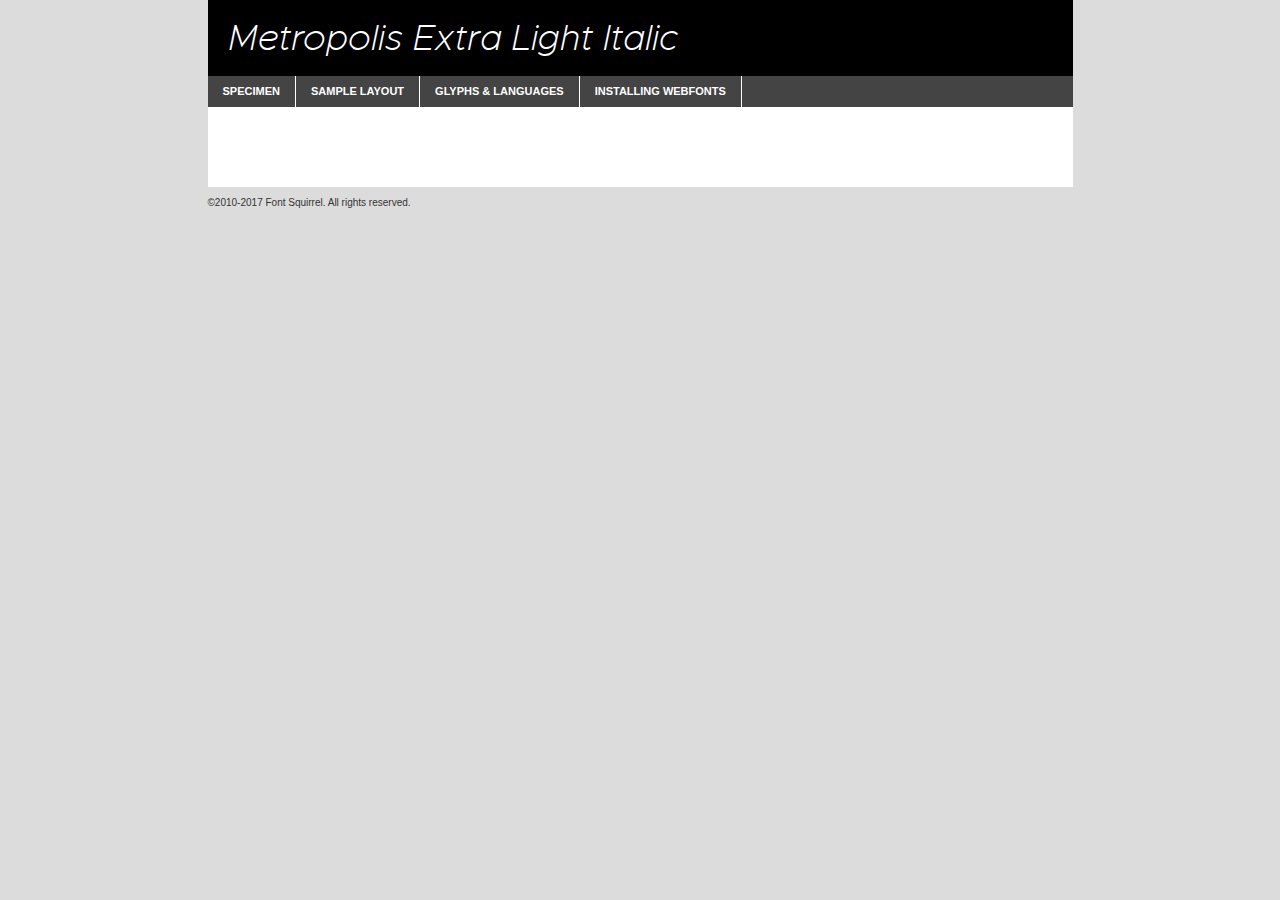
<file: css/fonts/metropolis-extralightitalic-demo.html>
<!DOCTYPE html PUBLIC "-//W3C//DTD XHTML 1.0 Transitional//EN"
	"http://www.w3.org/TR/xhtml1/DTD/xhtml1-transitional.dtd">

<html xmlns="http://www.w3.org/1999/xhtml" xml:lang="en" lang="en">
<head>
	<meta http-equiv="Content-Type" content="text/html; charset=utf-8" />
	<script src="http://ajax.googleapis.com/ajax/libs/jquery/1.7.2/jquery.min.js" type="text/javascript" charset="utf-8"></script>
	<script type="text/javascript">
	(function($){$.fn.easyTabs=function(option){var param=jQuery.extend({fadeSpeed:"fast",defaultContent:1,activeClass:'active'},option);$(this).each(function(){var thisId="#"+this.id;if(param.defaultContent==''){param.defaultContent=1;}
	if(typeof param.defaultContent=="number")
	{var defaultTab=$(thisId+" .tabs li:eq("+(param.defaultContent-1)+") a").attr('href').substr(1);}else{var defaultTab=param.defaultContent;}
	$(thisId+" .tabs li a").each(function(){var tabToHide=$(this).attr('href').substr(1);$("#"+tabToHide).addClass('easytabs-tab-content');});hideAll();changeContent(defaultTab);function hideAll(){$(thisId+" .easytabs-tab-content").hide();}
	function changeContent(tabId){hideAll();$(thisId+" .tabs li").removeClass(param.activeClass);$(thisId+" .tabs li a[href=#"+tabId+"]").closest('li').addClass(param.activeClass);if(param.fadeSpeed!="none")
	{$(thisId+" #"+tabId).fadeIn(param.fadeSpeed);}else{$(thisId+" #"+tabId).show();}}
	$(thisId+" .tabs li").click(function(){var tabId=$(this).find('a').attr('href').substr(1);changeContent(tabId);return false;});});}})(jQuery);
	</script>
	<link rel="stylesheet" href="specimen_files/specimen_stylesheet.css" type="text/css" charset="utf-8" />
	<link rel="stylesheet" href="stylesheet.css" type="text/css" charset="utf-8" />

	<style type="text/css">
					body{
				font-family: 'metropolisextra_light_italic';
							}
		</style>

	<title>Metropolis Extra Light Italic Specimen</title>
	
	
	<script type="text/javascript" charset="utf-8">
		$(document).ready(function() {
			$('#container').easyTabs({defaultContent:1});
		});
	</script>
</head>

<body>
<div id="container">
	<div id="header">
		Metropolis Extra Light Italic	</div>
	<ul class="tabs">
		<li><a href="#specimen">Specimen</a></li>
		<li><a href="#layout">Sample Layout</a></li>
				<li><a href="#glyphs">Glyphs &amp; Languages</a></li>
		<li><a href="#installing">Installing Webfonts</a></li>
		
	</ul>
	
	<div id="main_content">

		
			<div id="specimen">
		
				<div class="section">
					<div class="grid12 firstcol">
						<div class="huge">AaBb</div>
					</div>
				</div>
		
				<div class="section">
					<div class="glyph_range">A&#x200B;B&#x200b;C&#x200b;D&#x200b;E&#x200b;F&#x200b;G&#x200b;H&#x200b;I&#x200b;J&#x200b;K&#x200b;L&#x200b;M&#x200b;N&#x200b;O&#x200b;P&#x200b;Q&#x200b;R&#x200b;S&#x200b;T&#x200b;U&#x200b;V&#x200b;W&#x200b;X&#x200b;Y&#x200b;Z&#x200b;a&#x200b;b&#x200b;c&#x200b;d&#x200b;e&#x200b;f&#x200b;g&#x200b;h&#x200b;i&#x200b;j&#x200b;k&#x200b;l&#x200b;m&#x200b;n&#x200b;o&#x200b;p&#x200b;q&#x200b;r&#x200b;s&#x200b;t&#x200b;u&#x200b;v&#x200b;w&#x200b;x&#x200b;y&#x200b;z&#x200b;1&#x200b;2&#x200b;3&#x200b;4&#x200b;5&#x200b;6&#x200b;7&#x200b;8&#x200b;9&#x200b;0&#x200b;&amp;&#x200b;.&#x200b;,&#x200b;?&#x200b;!&#x200b;&#64;&#x200b;(&#x200b;)&#x200b;#&#x200b;$&#x200b;%&#x200b;*&#x200b;+&#x200b;-&#x200b;=&#x200b;:&#x200b;;</div>
				</div>
				<div class="section">
					<div class="grid12 firstcol">
						<table class="sample_table">
							<tr><td>10</td><td class="size10">abcdefghijklmnopqrstuvwxyzABCDEFGHIJKLMNOPQRSTUVWXYZ0123456789abcdefghijklmnopqrstuvwxyzABCDEFGHIJKLMNOPQRSTUVWXYZ0123456789abcdefghijklmnopqrstuvwxyzABCDEFGHIJKLMNOPQRSTUVWXYZ</td></tr>
							<tr><td>11</td><td class="size11">abcdefghijklmnopqrstuvwxyzABCDEFGHIJKLMNOPQRSTUVWXYZ0123456789abcdefghijklmnopqrstuvwxyzABCDEFGHIJKLMNOPQRSTUVWXYZ0123456789abcdefghijklmnopqrstuvwxyzABCDEFGHIJKLMNOPQRSTUVWXYZ</td></tr>
							<tr><td>12</td><td class="size12">abcdefghijklmnopqrstuvwxyzABCDEFGHIJKLMNOPQRSTUVWXYZ0123456789abcdefghijklmnopqrstuvwxyzABCDEFGHIJKLMNOPQRSTUVWXYZ0123456789abcdefghijklmnopqrstuvwxyzABCDEFGHIJKLMNOPQRSTUVWXYZ</td></tr>
							<tr><td>13</td><td class="size13">abcdefghijklmnopqrstuvwxyzABCDEFGHIJKLMNOPQRSTUVWXYZ0123456789abcdefghijklmnopqrstuvwxyzABCDEFGHIJKLMNOPQRSTUVWXYZ0123456789abcdefghijklmnopqrstuvwxyzABCDEFGHIJKLMNOPQRSTUVWXYZ</td></tr>
							<tr><td>14</td><td class="size14">abcdefghijklmnopqrstuvwxyzABCDEFGHIJKLMNOPQRSTUVWXYZ0123456789abcdefghijklmnopqrstuvwxyzABCDEFGHIJKLMNOPQRSTUVWXYZ0123456789abcdefghijklmnopqrstuvwxyzABCDEFGHIJKLMNOPQRSTUVWXYZ</td></tr>
							<tr><td>16</td><td class="size16">abcdefghijklmnopqrstuvwxyzABCDEFGHIJKLMNOPQRSTUVWXYZ0123456789abcdefghijklmnopqrstuvwxyzABCDEFGHIJKLMNOPQRSTUVWXYZ</td></tr>
							<tr><td>18</td><td class="size18">abcdefghijklmnopqrstuvwxyzABCDEFGHIJKLMNOPQRSTUVWXYZ0123456789abcdefghijklmnopqrstuvwxyzABCDEFGHIJKLMNOPQRSTUVWXYZ</td></tr>
							<tr><td>20</td><td class="size20">abcdefghijklmnopqrstuvwxyzABCDEFGHIJKLMNOPQRSTUVWXYZ0123456789abcdefghijklmnopqrstuvwxyzABCDEFGHIJKLMNOPQRSTUVWXYZ</td></tr>
							<tr><td>24</td><td class="size24">abcdefghijklmnopqrstuvwxyzABCDEFGHIJKLMNOPQRSTUVWXYZ0123456789abcdefghijklmnopqrstuvwxyzABCDEFGHIJKLMNOPQRSTUVWXYZ</td></tr>
							<tr><td>30</td><td class="size30">abcdefghijklmnopqrstuvwxyzABCDEFGHIJKLMNOPQRSTUVWXYZ0123456789abcdefghijklmnopqrstuvwxyzABCDEFGHIJKLMNOPQRSTUVWXYZ</td></tr>
							<tr><td>36</td><td class="size36">abcdefghijklmnopqrstuvwxyzABCDEFGHIJKLMNOPQRSTUVWXYZ0123456789abcdefghijklmnopqrstuvwxyzABCDEFGHIJKLMNOPQRSTUVWXYZ</td></tr>
							<tr><td>48</td><td class="size48">abcdefghijklmnopqrstuvwxyzABCDEFGHIJKLMNOPQRSTUVWXYZ0123456789abcdefghijklmnopqrstuvwxyzABCDEFGHIJKLMNOPQRSTUVWXYZ</td></tr>
							<tr><td>60</td><td class="size60">abcdefghijklmnopqrstuvwxyzABCDEFGHIJKLMNOPQRSTUVWXYZ0123456789abcdefghijklmnopqrstuvwxyzABCDEFGHIJKLMNOPQRSTUVWXYZ</td></tr>
							<tr><td>72</td><td class="size72">abcdefghijklmnopqrstuvwxyzABCDEFGHIJKLMNOPQRSTUVWXYZ0123456789abcdefghijklmnopqrstuvwxyzABCDEFGHIJKLMNOPQRSTUVWXYZ</td></tr>
							<tr><td>90</td><td class="size90">abcdefghijklmnopqrstuvwxyzABCDEFGHIJKLMNOPQRSTUVWXYZ0123456789abcdefghijklmnopqrstuvwxyzABCDEFGHIJKLMNOPQRSTUVWXYZ</td></tr>
						</table>
				
					</div>
			
				</div>
		
		
		
								<div class="section" id="bodycomparison">


										<div id="xheight">
				<div class="fontbody">&#x25FC;&#x25FC;&#x25FC;&#x25FC;&#x25FC;&#x25FC;&#x25FC;&#x25FC;&#x25FC;&#x25FC;&#x25FC;&#x25FC;&#x25FC;&#x25FC;&#x25FC;&#x25FC;&#x25FC;&#x25FC;&#x25FC;&#x25FC;&#x25FC;&#x25FC;&#x25FC;&#x25FC;&#x25FC;&#x25FC;&#x25FC;&#x25FC;&#x25FC;&#x25FC;&#x25FC;&#x25FC;&#x25FC;&#x25FC;&#x25FC;&#x25FC;&#x25FC;&#x25FC;&#x25FC;&#x25FC;&#x25FC;&#x25FC;&#x25FC;&#x25FC;&#x25FC;&#x25FC;&#x25FC;&#x25FC;&#x25FC;&#x25FC;&#x25FC;&#x25FC;&#x25FC;&#x25FC;&#x25FC;&#x25FC;&#x25FC;&#x25FC;&#x25FC;&#x25FC;&#x25FC;&#x25FC;&#x25FC;&#x25FC;&#x25FC;&#x25FC;&#x25FC;&#x25FC;&#x25FC;&#x25FC;&#x25FC;&#x25FC;&#x25FC;&#x25FC;&#x25FC;&#x25FC;&#x25FC;&#x25FC;&#x25FC;&#x25FC;&#x25FC;&#x25FC;&#x25FC;&#x25FC;&#x25FC;&#x25FC;&#x25FC;&#x25FC;&#x25FC;&#x25FC;&#x25FC;&#x25FC;&#x25FC;&#x25FC;&#x25FC;&#x25FC;&#x25FC;&#x25FC;&#x25FC;body</div><div class="arialbody">body</div><div class="verdanabody">body</div><div class="georgiabody">body</div></div>
										<div class="fontbody" style="z-index:1">
											body<span>Metropolis Extra Light Italic</span>
										</div>
										<div class="arialbody" style="z-index:1">
											body<span>Arial</span>
										</div>
										<div class="verdanabody" style="z-index:1">
											body<span>Verdana</span>
										</div>
										<div class="georgiabody" style="z-index:1">
											body<span>Georgia</span>
										</div>



								</div>
		
		
				<div class="section psample psample_row1" id="">
					
					<div class="grid2 firstcol">
						<p class="size10"><span>10.</span>Aenean lacinia bibendum nulla sed consectetur. Fusce dapibus, tellus ac cursus commodo, tortor mauris condimentum nibh, ut fermentum massa justo sit amet risus. Nullam id dolor id nibh ultricies vehicula ut id elit. Cum sociis natoque penatibus et magnis dis parturient montes, nascetur ridiculus mus. Nulla vitae elit libero, a pharetra augue.</p>
			
					</div>
					<div class="grid3">
						<p class="size11"><span>11.</span>Aenean lacinia bibendum nulla sed consectetur. Fusce dapibus, tellus ac cursus commodo, tortor mauris condimentum nibh, ut fermentum massa justo sit amet risus. Nullam id dolor id nibh ultricies vehicula ut id elit. Cum sociis natoque penatibus et magnis dis parturient montes, nascetur ridiculus mus. Nulla vitae elit libero, a pharetra augue.</p>
			
					</div>
					<div class="grid3">
						<p class="size12"><span>12.</span>Aenean lacinia bibendum nulla sed consectetur. Fusce dapibus, tellus ac cursus commodo, tortor mauris condimentum nibh, ut fermentum massa justo sit amet risus. Nullam id dolor id nibh ultricies vehicula ut id elit. Cum sociis natoque penatibus et magnis dis parturient montes, nascetur ridiculus mus. Nulla vitae elit libero, a pharetra augue.</p>
			
					</div>
					<div class="grid4">
						<p class="size13"><span>13.</span>Aenean lacinia bibendum nulla sed consectetur. Fusce dapibus, tellus ac cursus commodo, tortor mauris condimentum nibh, ut fermentum massa justo sit amet risus. Nullam id dolor id nibh ultricies vehicula ut id elit. Cum sociis natoque penatibus et magnis dis parturient montes, nascetur ridiculus mus. Nulla vitae elit libero, a pharetra augue.</p>
			
					</div>
					<div class="white_blend"></div>
					
				</div>
				<div class="section psample psample_row2" id="">
					<div class="grid3 firstcol">
						<p class="size14"><span>14.</span>Aenean lacinia bibendum nulla sed consectetur. Fusce dapibus, tellus ac cursus commodo, tortor mauris condimentum nibh, ut fermentum massa justo sit amet risus. Nullam id dolor id nibh ultricies vehicula ut id elit. Cum sociis natoque penatibus et magnis dis parturient montes, nascetur ridiculus mus. Nulla vitae elit libero, a pharetra augue.</p>
			
					</div>
					<div class="grid4">
						<p class="size16"><span>16.</span>Aenean lacinia bibendum nulla sed consectetur. Fusce dapibus, tellus ac cursus commodo, tortor mauris condimentum nibh, ut fermentum massa justo sit amet risus. Nullam id dolor id nibh ultricies vehicula ut id elit. Cum sociis natoque penatibus et magnis dis parturient montes, nascetur ridiculus mus. Nulla vitae elit libero, a pharetra augue.</p>
			
					</div>
					<div class="grid5">
						<p class="size18"><span>18.</span>Aenean lacinia bibendum nulla sed consectetur. Fusce dapibus, tellus ac cursus commodo, tortor mauris condimentum nibh, ut fermentum massa justo sit amet risus. Nullam id dolor id nibh ultricies vehicula ut id elit. Cum sociis natoque penatibus et magnis dis parturient montes, nascetur ridiculus mus. Nulla vitae elit libero, a pharetra augue.</p>
			
					</div>

					<div class="white_blend"></div>

				</div>
				
				<div class="section psample psample_row3" id="">
					<div class="grid5 firstcol">
						<p class="size20"><span>20.</span>Aenean lacinia bibendum nulla sed consectetur. Fusce dapibus, tellus ac cursus commodo, tortor mauris condimentum nibh, ut fermentum massa justo sit amet risus. Nullam id dolor id nibh ultricies vehicula ut id elit. Cum sociis natoque penatibus et magnis dis parturient montes, nascetur ridiculus mus. Nulla vitae elit libero, a pharetra augue.</p>
					</div>
					<div class="grid7">
						<p class="size24"><span>24.</span>Aenean lacinia bibendum nulla sed consectetur. Fusce dapibus, tellus ac cursus commodo, tortor mauris condimentum nibh, ut fermentum massa justo sit amet risus. Nullam id dolor id nibh ultricies vehicula ut id elit. Cum sociis natoque penatibus et magnis dis parturient montes, nascetur ridiculus mus. Nulla vitae elit libero, a pharetra augue.</p>
					</div>
					
					<div class="white_blend"></div>
					
				</div>
				
				<div class="section psample psample_row4" id="">
					<div class="grid12 firstcol">
						<p class="size30"><span>30.</span>Aenean lacinia bibendum nulla sed consectetur. Fusce dapibus, tellus ac cursus commodo, tortor mauris condimentum nibh, ut fermentum massa justo sit amet risus. Nullam id dolor id nibh ultricies vehicula ut id elit. Cum sociis natoque penatibus et magnis dis parturient montes, nascetur ridiculus mus. Nulla vitae elit libero, a pharetra augue.</p>
					</div>
					<div class="white_blend"></div>
					
				</div>
				
				
				
				<div class="section psample psample_row1 fullreverse">
					<div class="grid2 firstcol">
						<p class="size10"><span>10.</span>Aenean lacinia bibendum nulla sed consectetur. Fusce dapibus, tellus ac cursus commodo, tortor mauris condimentum nibh, ut fermentum massa justo sit amet risus. Nullam id dolor id nibh ultricies vehicula ut id elit. Cum sociis natoque penatibus et magnis dis parturient montes, nascetur ridiculus mus. Nulla vitae elit libero, a pharetra augue.</p>
			
					</div>
					<div class="grid3">
						<p class="size11"><span>11.</span>Aenean lacinia bibendum nulla sed consectetur. Fusce dapibus, tellus ac cursus commodo, tortor mauris condimentum nibh, ut fermentum massa justo sit amet risus. Nullam id dolor id nibh ultricies vehicula ut id elit. Cum sociis natoque penatibus et magnis dis parturient montes, nascetur ridiculus mus. Nulla vitae elit libero, a pharetra augue.</p>
			
					</div>
					<div class="grid3">
						<p class="size12"><span>12.</span>Aenean lacinia bibendum nulla sed consectetur. Fusce dapibus, tellus ac cursus commodo, tortor mauris condimentum nibh, ut fermentum massa justo sit amet risus. Nullam id dolor id nibh ultricies vehicula ut id elit. Cum sociis natoque penatibus et magnis dis parturient montes, nascetur ridiculus mus. Nulla vitae elit libero, a pharetra augue.</p>
			
					</div>
					<div class="grid4">
						<p class="size13"><span>13.</span>Aenean lacinia bibendum nulla sed consectetur. Fusce dapibus, tellus ac cursus commodo, tortor mauris condimentum nibh, ut fermentum massa justo sit amet risus. Nullam id dolor id nibh ultricies vehicula ut id elit. Cum sociis natoque penatibus et magnis dis parturient montes, nascetur ridiculus mus. Nulla vitae elit libero, a pharetra augue.</p>
			
					</div>
					<div class="black_blend"></div>
					
				</div>
				
				<div class="section psample psample_row2 fullreverse">
					<div class="grid3 firstcol">
						<p class="size14"><span>14.</span>Aenean lacinia bibendum nulla sed consectetur. Fusce dapibus, tellus ac cursus commodo, tortor mauris condimentum nibh, ut fermentum massa justo sit amet risus. Nullam id dolor id nibh ultricies vehicula ut id elit. Cum sociis natoque penatibus et magnis dis parturient montes, nascetur ridiculus mus. Nulla vitae elit libero, a pharetra augue.</p>
			
					</div>
					<div class="grid4">
						<p class="size16"><span>16.</span>Aenean lacinia bibendum nulla sed consectetur. Fusce dapibus, tellus ac cursus commodo, tortor mauris condimentum nibh, ut fermentum massa justo sit amet risus. Nullam id dolor id nibh ultricies vehicula ut id elit. Cum sociis natoque penatibus et magnis dis parturient montes, nascetur ridiculus mus. Nulla vitae elit libero, a pharetra augue.</p>
			
					</div>
					<div class="grid5">
						<p class="size18"><span>18.</span>Aenean lacinia bibendum nulla sed consectetur. Fusce dapibus, tellus ac cursus commodo, tortor mauris condimentum nibh, ut fermentum massa justo sit amet risus. Nullam id dolor id nibh ultricies vehicula ut id elit. Cum sociis natoque penatibus et magnis dis parturient montes, nascetur ridiculus mus. Nulla vitae elit libero, a pharetra augue.</p>
			
					</div>
					<div class="black_blend"></div>

				</div>
				
				<div class="section psample fullreverse psample_row3" id="">
					<div class="grid5 firstcol">
						<p class="size20"><span>20.</span>Aenean lacinia bibendum nulla sed consectetur. Fusce dapibus, tellus ac cursus commodo, tortor mauris condimentum nibh, ut fermentum massa justo sit amet risus. Nullam id dolor id nibh ultricies vehicula ut id elit. Cum sociis natoque penatibus et magnis dis parturient montes, nascetur ridiculus mus. Nulla vitae elit libero, a pharetra augue.</p>
					</div>
					<div class="grid7">
						<p class="size24"><span>24.</span>Aenean lacinia bibendum nulla sed consectetur. Fusce dapibus, tellus ac cursus commodo, tortor mauris condimentum nibh, ut fermentum massa justo sit amet risus. Nullam id dolor id nibh ultricies vehicula ut id elit. Cum sociis natoque penatibus et magnis dis parturient montes, nascetur ridiculus mus. Nulla vitae elit libero, a pharetra augue.</p>
					</div>
					
					<div class="black_blend"></div>
					
				</div>
				
				<div class="section psample fullreverse psample_row4" id="" style="border-bottom: 20px #000 solid;">
					<div class="grid12 firstcol">
						<p class="size30"><span>30.</span>Aenean lacinia bibendum nulla sed consectetur. Fusce dapibus, tellus ac cursus commodo, tortor mauris condimentum nibh, ut fermentum massa justo sit amet risus. Nullam id dolor id nibh ultricies vehicula ut id elit. Cum sociis natoque penatibus et magnis dis parturient montes, nascetur ridiculus mus. Nulla vitae elit libero, a pharetra augue.</p>
					</div>
					<div class="black_blend"></div>
					
				</div>
				
				
				
				
			</div>
			
			<div id="layout">
				
				<div class="section">
					
					<div class="grid12 firstcol">
						<h1>Lorem Ipsum Dolor</h1>
						<h2>Etiam porta sem malesuada magna mollis euismod</h2>
						
						<p class="byline">By <a href="#link">Aenean Lacinia</a></p>
					</div>
				</div>
				<div class="section">
					<div class="grid8 firstcol">
						<p class="large">Donec sed odio dui. Morbi leo risus, porta ac consectetur ac, vestibulum at eros. Fusce dapibus, tellus ac cursus commodo, tortor mauris condimentum nibh, ut fermentum massa justo sit amet risus. </p>

						
						<h3>Pellentesque ornare sem</h3>

						<p>Maecenas sed diam eget risus varius blandit sit amet non magna. Maecenas faucibus mollis interdum. Donec ullamcorper nulla non metus auctor fringilla. Nullam id dolor id nibh ultricies vehicula ut id elit. Nullam id dolor id nibh ultricies vehicula ut id elit. </p>

						<p>Aenean eu leo quam. Pellentesque ornare sem lacinia quam venenatis vestibulum. Lorem ipsum dolor sit amet, consectetur adipiscing elit. Cum sociis natoque penatibus et magnis dis parturient montes, nascetur ridiculus mus. </p>

						<p>Nulla vitae elit libero, a pharetra augue. Praesent commodo cursus magna, vel scelerisque nisl consectetur et. Aenean lacinia bibendum nulla sed consectetur. </p>

						<p>Nullam quis risus eget urna mollis ornare vel eu leo. Nullam quis risus eget urna mollis ornare vel eu leo. Maecenas sed diam eget risus varius blandit sit amet non magna. Donec ullamcorper nulla non metus auctor fringilla. </p>

						<h3>Cras mattis consectetur</h3>

						<p>Aenean eu leo quam. Pellentesque ornare sem lacinia quam venenatis vestibulum. Aenean lacinia bibendum nulla sed consectetur. Integer posuere erat a ante venenatis dapibus posuere velit aliquet. Cras mattis consectetur purus sit amet fermentum. </p>

						<p>Nullam id dolor id nibh ultricies vehicula ut id elit. Nullam quis risus eget urna mollis ornare vel eu leo. Cras mattis consectetur purus sit amet fermentum.</p>
					</div>
					
					<div class="grid4 sidebar">
						
						<div class="box reverse">
							<p class="last">Nullam quis risus eget urna mollis ornare vel eu leo. Donec ullamcorper nulla non metus auctor fringilla. Cras mattis consectetur purus sit amet fermentum. Sed posuere consectetur est at lobortis. Lorem ipsum dolor sit amet, consectetur adipiscing elit. </p>
						</div>
						
						<p class="caption">Maecenas sed diam eget risus varius.</p>

						<p>Vestibulum id ligula porta felis euismod semper. Integer posuere erat a ante venenatis dapibus posuere velit aliquet. Vestibulum id ligula porta felis euismod semper. Sed posuere consectetur est at lobortis. Maecenas sed diam eget risus varius blandit sit amet non magna. Fusce dapibus, tellus ac cursus commodo, tortor mauris condimentum nibh, ut fermentum massa justo sit amet risus. </p>

					

						<p>Duis mollis, est non commodo luctus, nisi erat porttitor ligula, eget lacinia odio sem nec elit. Aenean lacinia bibendum nulla sed consectetur. Vivamus sagittis lacus vel augue laoreet rutrum faucibus dolor auctor. Aenean lacinia bibendum nulla sed consectetur. Nullam quis risus eget urna mollis ornare vel eu leo. </p>

						<p>Praesent commodo cursus magna, vel scelerisque nisl consectetur et. Donec ullamcorper nulla non metus auctor fringilla. Maecenas faucibus mollis interdum. Fusce dapibus, tellus ac cursus commodo, tortor mauris condimentum nibh, ut fermentum massa justo sit amet risus. </p>

					</div>
				</div>
				
			</div>


			



		<div id="glyphs">
			<div class="section">
				<div class="grid12 firstcol">
			
				<h1>Language Support</h1>
				<p>The subset of Metropolis Extra Light Italic in this kit supports the following languages:<br />
			
					Albanian, Basque, Breton, Chamorro, Danish, Dutch, English, Faroese, Finnish, French, Frisian, Galician, German, Icelandic, Italian, Malagasy, Norwegian, Portuguese, Spanish, Alsatian, Aragonese, Arapaho, Arrernte, Asturian, Aymara, Bislama, Cebuano, Corsican, Fijian, French_creole, Genoese, Gilbertese, Greenlandic, Haitian_creole, Hiligaynon, Hmong, Hopi, Ibanag, Iloko_ilokano, Indonesian, Interglossa_glosa, Interlingua, Irish_gaelic, Jerriais, Lojban, Lombard, Luxembourgeois, Manx, Mohawk, Norfolk_pitcairnese, Occitan, Oromo, Pangasinan, Papiamento, Piedmontese, Potawatomi, Rhaeto-romance, Romansh, Rotokas, Sami_lule, Samoan, Sardinian, Scots_gaelic, Seychelles_creole, Shona, Sicilian, Somali, Southern_ndebele, Swahili, Swati_swazi, Tagalog_filipino_pilipino, Tetum, Tok_pisin, Uyghur_latinized, Volapuk, Walloon, Warlpiri, Xhosa, Yapese, Zulu, Latinbasic, Ubasic, Demo				</p>
				<h1>Glyph Chart</h1>
				<p>The subset of Metropolis Extra Light Italic in this kit includes all the glyphs listed below. Unicode entities are included above each glyph to help you insert individual characters into your layout.</p>
				<div id="glyph_chart">
			
																				 <div><p>&amp;#32;</p>&#32;</div>
																				 <div><p>&amp;#33;</p>&#33;</div>
																				 <div><p>&amp;#34;</p>&#34;</div>
																				 <div><p>&amp;#35;</p>&#35;</div>
																				 <div><p>&amp;#36;</p>&#36;</div>
																				 <div><p>&amp;#37;</p>&#37;</div>
																				 <div><p>&amp;#38;</p>&#38;</div>
																				 <div><p>&amp;#39;</p>&#39;</div>
																				 <div><p>&amp;#40;</p>&#40;</div>
																				 <div><p>&amp;#41;</p>&#41;</div>
																				 <div><p>&amp;#42;</p>&#42;</div>
																				 <div><p>&amp;#43;</p>&#43;</div>
																				 <div><p>&amp;#44;</p>&#44;</div>
																				 <div><p>&amp;#45;</p>&#45;</div>
																				 <div><p>&amp;#46;</p>&#46;</div>
																				 <div><p>&amp;#47;</p>&#47;</div>
																				 <div><p>&amp;#48;</p>&#48;</div>
																				 <div><p>&amp;#49;</p>&#49;</div>
																				 <div><p>&amp;#50;</p>&#50;</div>
																				 <div><p>&amp;#51;</p>&#51;</div>
																				 <div><p>&amp;#52;</p>&#52;</div>
																				 <div><p>&amp;#53;</p>&#53;</div>
																				 <div><p>&amp;#54;</p>&#54;</div>
																				 <div><p>&amp;#55;</p>&#55;</div>
																				 <div><p>&amp;#56;</p>&#56;</div>
																				 <div><p>&amp;#57;</p>&#57;</div>
																				 <div><p>&amp;#58;</p>&#58;</div>
																				 <div><p>&amp;#59;</p>&#59;</div>
																				 <div><p>&amp;#60;</p>&#60;</div>
																				 <div><p>&amp;#61;</p>&#61;</div>
																				 <div><p>&amp;#62;</p>&#62;</div>
																				 <div><p>&amp;#63;</p>&#63;</div>
																				 <div><p>&amp;#64;</p>&#64;</div>
																				 <div><p>&amp;#65;</p>&#65;</div>
																				 <div><p>&amp;#66;</p>&#66;</div>
																				 <div><p>&amp;#67;</p>&#67;</div>
																				 <div><p>&amp;#68;</p>&#68;</div>
																				 <div><p>&amp;#69;</p>&#69;</div>
																				 <div><p>&amp;#70;</p>&#70;</div>
																				 <div><p>&amp;#71;</p>&#71;</div>
																				 <div><p>&amp;#72;</p>&#72;</div>
																				 <div><p>&amp;#73;</p>&#73;</div>
																				 <div><p>&amp;#74;</p>&#74;</div>
																				 <div><p>&amp;#75;</p>&#75;</div>
																				 <div><p>&amp;#76;</p>&#76;</div>
																				 <div><p>&amp;#77;</p>&#77;</div>
																				 <div><p>&amp;#78;</p>&#78;</div>
																				 <div><p>&amp;#79;</p>&#79;</div>
																				 <div><p>&amp;#80;</p>&#80;</div>
																				 <div><p>&amp;#81;</p>&#81;</div>
																				 <div><p>&amp;#82;</p>&#82;</div>
																				 <div><p>&amp;#83;</p>&#83;</div>
																				 <div><p>&amp;#84;</p>&#84;</div>
																				 <div><p>&amp;#85;</p>&#85;</div>
																				 <div><p>&amp;#86;</p>&#86;</div>
																				 <div><p>&amp;#87;</p>&#87;</div>
																				 <div><p>&amp;#88;</p>&#88;</div>
																				 <div><p>&amp;#89;</p>&#89;</div>
																				 <div><p>&amp;#90;</p>&#90;</div>
																				 <div><p>&amp;#91;</p>&#91;</div>
																				 <div><p>&amp;#92;</p>&#92;</div>
																				 <div><p>&amp;#93;</p>&#93;</div>
																				 <div><p>&amp;#94;</p>&#94;</div>
																				 <div><p>&amp;#95;</p>&#95;</div>
																				 <div><p>&amp;#96;</p>&#96;</div>
																				 <div><p>&amp;#97;</p>&#97;</div>
																				 <div><p>&amp;#98;</p>&#98;</div>
																				 <div><p>&amp;#99;</p>&#99;</div>
																				 <div><p>&amp;#100;</p>&#100;</div>
																				 <div><p>&amp;#101;</p>&#101;</div>
																				 <div><p>&amp;#102;</p>&#102;</div>
																				 <div><p>&amp;#103;</p>&#103;</div>
																				 <div><p>&amp;#104;</p>&#104;</div>
																				 <div><p>&amp;#105;</p>&#105;</div>
																				 <div><p>&amp;#106;</p>&#106;</div>
																				 <div><p>&amp;#107;</p>&#107;</div>
																				 <div><p>&amp;#108;</p>&#108;</div>
																				 <div><p>&amp;#109;</p>&#109;</div>
																				 <div><p>&amp;#110;</p>&#110;</div>
																				 <div><p>&amp;#111;</p>&#111;</div>
																				 <div><p>&amp;#112;</p>&#112;</div>
																				 <div><p>&amp;#113;</p>&#113;</div>
																				 <div><p>&amp;#114;</p>&#114;</div>
																				 <div><p>&amp;#115;</p>&#115;</div>
																				 <div><p>&amp;#116;</p>&#116;</div>
																				 <div><p>&amp;#117;</p>&#117;</div>
																				 <div><p>&amp;#118;</p>&#118;</div>
																				 <div><p>&amp;#119;</p>&#119;</div>
																				 <div><p>&amp;#120;</p>&#120;</div>
																				 <div><p>&amp;#121;</p>&#121;</div>
																				 <div><p>&amp;#122;</p>&#122;</div>
																				 <div><p>&amp;#123;</p>&#123;</div>
																				 <div><p>&amp;#124;</p>&#124;</div>
																				 <div><p>&amp;#125;</p>&#125;</div>
																				 <div><p>&amp;#126;</p>&#126;</div>
																				 <div><p>&amp;#160;</p>&#160;</div>
																				 <div><p>&amp;#161;</p>&#161;</div>
																				 <div><p>&amp;#162;</p>&#162;</div>
																				 <div><p>&amp;#163;</p>&#163;</div>
																				 <div><p>&amp;#165;</p>&#165;</div>
																				 <div><p>&amp;#168;</p>&#168;</div>
																				 <div><p>&amp;#173;</p>&#173;</div>
																				 <div><p>&amp;#175;</p>&#175;</div>
																				 <div><p>&amp;#180;</p>&#180;</div>
																				 <div><p>&amp;#184;</p>&#184;</div>
																				 <div><p>&amp;#191;</p>&#191;</div>
																				 <div><p>&amp;#192;</p>&#192;</div>
																				 <div><p>&amp;#193;</p>&#193;</div>
																				 <div><p>&amp;#194;</p>&#194;</div>
																				 <div><p>&amp;#195;</p>&#195;</div>
																				 <div><p>&amp;#196;</p>&#196;</div>
																				 <div><p>&amp;#197;</p>&#197;</div>
																				 <div><p>&amp;#198;</p>&#198;</div>
																				 <div><p>&amp;#199;</p>&#199;</div>
																				 <div><p>&amp;#200;</p>&#200;</div>
																				 <div><p>&amp;#201;</p>&#201;</div>
																				 <div><p>&amp;#202;</p>&#202;</div>
																				 <div><p>&amp;#203;</p>&#203;</div>
																				 <div><p>&amp;#204;</p>&#204;</div>
																				 <div><p>&amp;#205;</p>&#205;</div>
																				 <div><p>&amp;#206;</p>&#206;</div>
																				 <div><p>&amp;#207;</p>&#207;</div>
																				 <div><p>&amp;#208;</p>&#208;</div>
																				 <div><p>&amp;#209;</p>&#209;</div>
																				 <div><p>&amp;#210;</p>&#210;</div>
																				 <div><p>&amp;#211;</p>&#211;</div>
																				 <div><p>&amp;#212;</p>&#212;</div>
																				 <div><p>&amp;#213;</p>&#213;</div>
																				 <div><p>&amp;#214;</p>&#214;</div>
																				 <div><p>&amp;#215;</p>&#215;</div>
																				 <div><p>&amp;#216;</p>&#216;</div>
																				 <div><p>&amp;#217;</p>&#217;</div>
																				 <div><p>&amp;#218;</p>&#218;</div>
																				 <div><p>&amp;#219;</p>&#219;</div>
																				 <div><p>&amp;#220;</p>&#220;</div>
																				 <div><p>&amp;#221;</p>&#221;</div>
																				 <div><p>&amp;#222;</p>&#222;</div>
																				 <div><p>&amp;#223;</p>&#223;</div>
																				 <div><p>&amp;#224;</p>&#224;</div>
																				 <div><p>&amp;#225;</p>&#225;</div>
																				 <div><p>&amp;#226;</p>&#226;</div>
																				 <div><p>&amp;#227;</p>&#227;</div>
																				 <div><p>&amp;#228;</p>&#228;</div>
																				 <div><p>&amp;#229;</p>&#229;</div>
																				 <div><p>&amp;#230;</p>&#230;</div>
																				 <div><p>&amp;#231;</p>&#231;</div>
																				 <div><p>&amp;#232;</p>&#232;</div>
																				 <div><p>&amp;#233;</p>&#233;</div>
																				 <div><p>&amp;#234;</p>&#234;</div>
																				 <div><p>&amp;#235;</p>&#235;</div>
																				 <div><p>&amp;#236;</p>&#236;</div>
																				 <div><p>&amp;#237;</p>&#237;</div>
																				 <div><p>&amp;#238;</p>&#238;</div>
																				 <div><p>&amp;#239;</p>&#239;</div>
																				 <div><p>&amp;#240;</p>&#240;</div>
																				 <div><p>&amp;#241;</p>&#241;</div>
																				 <div><p>&amp;#242;</p>&#242;</div>
																				 <div><p>&amp;#243;</p>&#243;</div>
																				 <div><p>&amp;#244;</p>&#244;</div>
																				 <div><p>&amp;#245;</p>&#245;</div>
																				 <div><p>&amp;#246;</p>&#246;</div>
																				 <div><p>&amp;#247;</p>&#247;</div>
																				 <div><p>&amp;#248;</p>&#248;</div>
																				 <div><p>&amp;#249;</p>&#249;</div>
																				 <div><p>&amp;#250;</p>&#250;</div>
																				 <div><p>&amp;#251;</p>&#251;</div>
																				 <div><p>&amp;#252;</p>&#252;</div>
																				 <div><p>&amp;#253;</p>&#253;</div>
																				 <div><p>&amp;#254;</p>&#254;</div>
																				 <div><p>&amp;#255;</p>&#255;</div>
																				 <div><p>&amp;#338;</p>&#338;</div>
																				 <div><p>&amp;#339;</p>&#339;</div>
																				 <div><p>&amp;#376;</p>&#376;</div>
																				 <div><p>&amp;#710;</p>&#710;</div>
																				 <div><p>&amp;#732;</p>&#732;</div>
																				 <div><p>&amp;#8192;</p>&#8192;</div>
																				 <div><p>&amp;#8193;</p>&#8193;</div>
																				 <div><p>&amp;#8194;</p>&#8194;</div>
																				 <div><p>&amp;#8195;</p>&#8195;</div>
																				 <div><p>&amp;#8196;</p>&#8196;</div>
																				 <div><p>&amp;#8197;</p>&#8197;</div>
																				 <div><p>&amp;#8198;</p>&#8198;</div>
																				 <div><p>&amp;#8199;</p>&#8199;</div>
																				 <div><p>&amp;#8200;</p>&#8200;</div>
																				 <div><p>&amp;#8201;</p>&#8201;</div>
																				 <div><p>&amp;#8202;</p>&#8202;</div>
																				 <div><p>&amp;#8208;</p>&#8208;</div>
																				 <div><p>&amp;#8209;</p>&#8209;</div>
																				 <div><p>&amp;#8210;</p>&#8210;</div>
																				 <div><p>&amp;#8211;</p>&#8211;</div>
																				 <div><p>&amp;#8212;</p>&#8212;</div>
																				 <div><p>&amp;#8216;</p>&#8216;</div>
																				 <div><p>&amp;#8217;</p>&#8217;</div>
																				 <div><p>&amp;#8220;</p>&#8220;</div>
																				 <div><p>&amp;#8221;</p>&#8221;</div>
																				 <div><p>&amp;#8230;</p>&#8230;</div>
																				 <div><p>&amp;#8239;</p>&#8239;</div>
																				 <div><p>&amp;#8287;</p>&#8287;</div>
																				 <div><p>&amp;#8364;</p>&#8364;</div>
																				 <div><p>&amp;#9724;</p>&#9724;</div>
																																																</div>	
				</div>
		
		
			</div>
		</div>
		
		
		<div id="specs">
			
		</div>
	
		<div id="installing">
			<div class="section">
				<div class="grid7 firstcol">
					<h1>Installing Webfonts</h1>
					
					<p>Webfonts are supported by all major browser platforms but not all in the same way. There are currently four different font formats that must be included in order to target all browsers. This includes TTF, WOFF, EOT and SVG.</p>
					
					<h2>1. Upload your webfonts</h2>
					<p>You must upload your webfont kit to your website. They should be in or near the same directory as your CSS files.</p>
					
					<h2>2. Include the webfont stylesheet</h2>
					<p>A special CSS @font-face declaration helps the various browsers select the appropriate font it needs without causing you a bunch of headaches. Learn more about this syntax by reading the <a href="https://www.fontspring.com/blog/further-hardening-of-the-bulletproof-syntax">Fontspring blog post</a> about it. The code for it is as follows:</p>


<code>
@font-face{ 
	font-family: 'MyWebFont';
	src: url('WebFont.eot');
	src: url('WebFont.eot?#iefix') format('embedded-opentype'),
	     url('WebFont.woff') format('woff'),
	     url('WebFont.ttf') format('truetype'),
	     url('WebFont.svg#webfont') format('svg');
}
</code>

	<p>We've already gone ahead and generated the code for you. All you have to do is link to the stylesheet in your HTML, like this:</p>
	<code>&lt;link rel=&quot;stylesheet&quot; href=&quot;stylesheet.css&quot; type=&quot;text/css&quot; charset=&quot;utf-8&quot; /&gt;</code>

					<h2>3. Modify your own stylesheet</h2>
					<p>To take advantage of your new fonts, you must tell your stylesheet to use them. Look at the original @font-face declaration above and find the property called "font-family." The name linked there will be what you use to reference the font. Prepend that webfont name to the font stack in the "font-family" property, inside the selector you want to change. For example:</p>
<code>p { font-family: 'WebFont', Arial, sans-serif; }</code>

<h2>4. Test</h2>
<p>Getting webfonts to work cross-browser <em>can</em> be tricky. Use the information in the sidebar to help you if you find that fonts aren't loading in a particular browser.</p>
				</div>
				
				<div class="grid5 sidebar">
					<div class="box">
						<h2>Troubleshooting<br />Font-Face Problems</h2>
						<p>Having trouble getting your webfonts to load in your new website? Here are some tips to sort out what might be the problem.</p>

						<h3>Fonts not showing in any browser</h3>

						<p>This sounds like you need to work on the plumbing. You either did not upload the fonts to the correct directory, or you did not link the fonts properly in the CSS. If you've confirmed that all this is correct and you still have a problem, take a look at your .htaccess file and see if requests are getting intercepted.</p>

						<h3>Fonts not loading in iPhone or iPad</h3>

						<p>The most common problem here is that you are serving the fonts from an IIS server. IIS refuses to serve files that have unknown MIME types. If that is the case, you must set the MIME type for SVG to "image/svg+xml" in the server settings. Follow these instructions from Microsoft if you need help.</p>

						<h3>Fonts not loading in Firefox</h3>

						<p>The primary reason for this failure? You are still using a version Firefox older than 3.5. So upgrade already! If that isn't it, then you are very likely serving fonts from a different domain. Firefox requires that all font assets be served from the same domain. Lastly it is possible that you need to add WOFF to your list of MIME types (if you are serving via IIS.)</p>

						<h3>Fonts not loading in IE</h3>

						<p>Are you looking at Internet Explorer on an actual Windows machine or are you cheating by using a service like Adobe BrowserLab? Many of these screenshot services do not render @font-face for IE. Best to test it on a real machine.</p>

						<h3>Fonts not loading in IE9</h3>

						<p>IE9, like Firefox, requires that fonts be served from the same domain as the website. Make sure that is the case.</p>
					</div>
				</div>
			</div>
			
		</div>
	
	</div>
	<div id="footer">
		<p>&copy;2010-2017 Font Squirrel. All rights reserved.</p>
	</div>
</div>
</body>
</html>
</file>
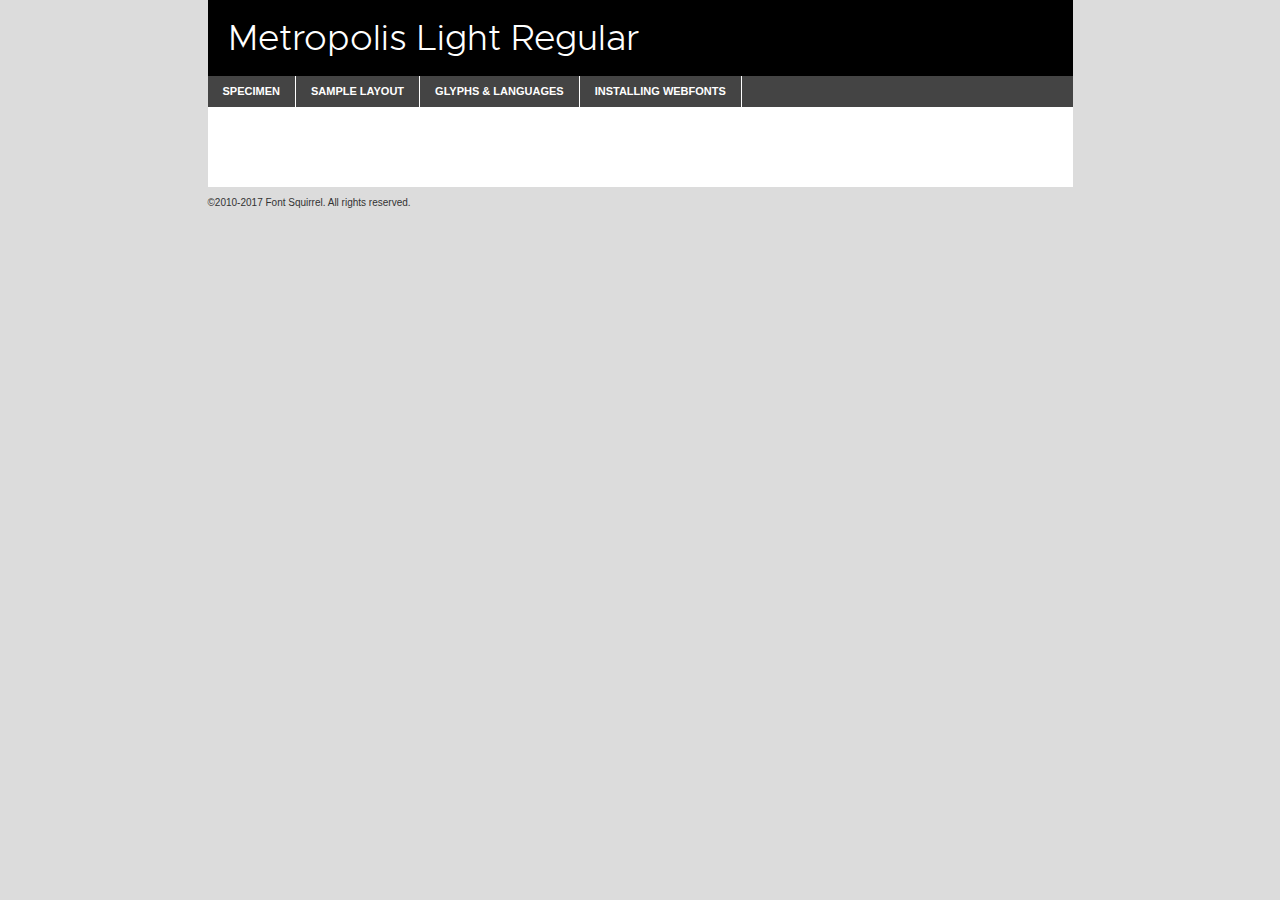
<file: css/fonts/metropolis-light-demo.html>
<!DOCTYPE html PUBLIC "-//W3C//DTD XHTML 1.0 Transitional//EN"
	"http://www.w3.org/TR/xhtml1/DTD/xhtml1-transitional.dtd">

<html xmlns="http://www.w3.org/1999/xhtml" xml:lang="en" lang="en">
<head>
	<meta http-equiv="Content-Type" content="text/html; charset=utf-8" />
	<script src="http://ajax.googleapis.com/ajax/libs/jquery/1.7.2/jquery.min.js" type="text/javascript" charset="utf-8"></script>
	<script type="text/javascript">
	(function($){$.fn.easyTabs=function(option){var param=jQuery.extend({fadeSpeed:"fast",defaultContent:1,activeClass:'active'},option);$(this).each(function(){var thisId="#"+this.id;if(param.defaultContent==''){param.defaultContent=1;}
	if(typeof param.defaultContent=="number")
	{var defaultTab=$(thisId+" .tabs li:eq("+(param.defaultContent-1)+") a").attr('href').substr(1);}else{var defaultTab=param.defaultContent;}
	$(thisId+" .tabs li a").each(function(){var tabToHide=$(this).attr('href').substr(1);$("#"+tabToHide).addClass('easytabs-tab-content');});hideAll();changeContent(defaultTab);function hideAll(){$(thisId+" .easytabs-tab-content").hide();}
	function changeContent(tabId){hideAll();$(thisId+" .tabs li").removeClass(param.activeClass);$(thisId+" .tabs li a[href=#"+tabId+"]").closest('li').addClass(param.activeClass);if(param.fadeSpeed!="none")
	{$(thisId+" #"+tabId).fadeIn(param.fadeSpeed);}else{$(thisId+" #"+tabId).show();}}
	$(thisId+" .tabs li").click(function(){var tabId=$(this).find('a').attr('href').substr(1);changeContent(tabId);return false;});});}})(jQuery);
	</script>
	<link rel="stylesheet" href="specimen_files/specimen_stylesheet.css" type="text/css" charset="utf-8" />
	<link rel="stylesheet" href="stylesheet.css" type="text/css" charset="utf-8" />

	<style type="text/css">
					body{
				font-family: 'metropolislight';
							}
		</style>

	<title>Metropolis Light Regular Specimen</title>
	
	
	<script type="text/javascript" charset="utf-8">
		$(document).ready(function() {
			$('#container').easyTabs({defaultContent:1});
		});
	</script>
</head>

<body>
<div id="container">
	<div id="header">
		Metropolis Light Regular	</div>
	<ul class="tabs">
		<li><a href="#specimen">Specimen</a></li>
		<li><a href="#layout">Sample Layout</a></li>
				<li><a href="#glyphs">Glyphs &amp; Languages</a></li>
		<li><a href="#installing">Installing Webfonts</a></li>
		
	</ul>
	
	<div id="main_content">

		
			<div id="specimen">
		
				<div class="section">
					<div class="grid12 firstcol">
						<div class="huge">AaBb</div>
					</div>
				</div>
		
				<div class="section">
					<div class="glyph_range">A&#x200B;B&#x200b;C&#x200b;D&#x200b;E&#x200b;F&#x200b;G&#x200b;H&#x200b;I&#x200b;J&#x200b;K&#x200b;L&#x200b;M&#x200b;N&#x200b;O&#x200b;P&#x200b;Q&#x200b;R&#x200b;S&#x200b;T&#x200b;U&#x200b;V&#x200b;W&#x200b;X&#x200b;Y&#x200b;Z&#x200b;a&#x200b;b&#x200b;c&#x200b;d&#x200b;e&#x200b;f&#x200b;g&#x200b;h&#x200b;i&#x200b;j&#x200b;k&#x200b;l&#x200b;m&#x200b;n&#x200b;o&#x200b;p&#x200b;q&#x200b;r&#x200b;s&#x200b;t&#x200b;u&#x200b;v&#x200b;w&#x200b;x&#x200b;y&#x200b;z&#x200b;1&#x200b;2&#x200b;3&#x200b;4&#x200b;5&#x200b;6&#x200b;7&#x200b;8&#x200b;9&#x200b;0&#x200b;&amp;&#x200b;.&#x200b;,&#x200b;?&#x200b;!&#x200b;&#64;&#x200b;(&#x200b;)&#x200b;#&#x200b;$&#x200b;%&#x200b;*&#x200b;+&#x200b;-&#x200b;=&#x200b;:&#x200b;;</div>
				</div>
				<div class="section">
					<div class="grid12 firstcol">
						<table class="sample_table">
							<tr><td>10</td><td class="size10">abcdefghijklmnopqrstuvwxyzABCDEFGHIJKLMNOPQRSTUVWXYZ0123456789abcdefghijklmnopqrstuvwxyzABCDEFGHIJKLMNOPQRSTUVWXYZ0123456789abcdefghijklmnopqrstuvwxyzABCDEFGHIJKLMNOPQRSTUVWXYZ</td></tr>
							<tr><td>11</td><td class="size11">abcdefghijklmnopqrstuvwxyzABCDEFGHIJKLMNOPQRSTUVWXYZ0123456789abcdefghijklmnopqrstuvwxyzABCDEFGHIJKLMNOPQRSTUVWXYZ0123456789abcdefghijklmnopqrstuvwxyzABCDEFGHIJKLMNOPQRSTUVWXYZ</td></tr>
							<tr><td>12</td><td class="size12">abcdefghijklmnopqrstuvwxyzABCDEFGHIJKLMNOPQRSTUVWXYZ0123456789abcdefghijklmnopqrstuvwxyzABCDEFGHIJKLMNOPQRSTUVWXYZ0123456789abcdefghijklmnopqrstuvwxyzABCDEFGHIJKLMNOPQRSTUVWXYZ</td></tr>
							<tr><td>13</td><td class="size13">abcdefghijklmnopqrstuvwxyzABCDEFGHIJKLMNOPQRSTUVWXYZ0123456789abcdefghijklmnopqrstuvwxyzABCDEFGHIJKLMNOPQRSTUVWXYZ0123456789abcdefghijklmnopqrstuvwxyzABCDEFGHIJKLMNOPQRSTUVWXYZ</td></tr>
							<tr><td>14</td><td class="size14">abcdefghijklmnopqrstuvwxyzABCDEFGHIJKLMNOPQRSTUVWXYZ0123456789abcdefghijklmnopqrstuvwxyzABCDEFGHIJKLMNOPQRSTUVWXYZ0123456789abcdefghijklmnopqrstuvwxyzABCDEFGHIJKLMNOPQRSTUVWXYZ</td></tr>
							<tr><td>16</td><td class="size16">abcdefghijklmnopqrstuvwxyzABCDEFGHIJKLMNOPQRSTUVWXYZ0123456789abcdefghijklmnopqrstuvwxyzABCDEFGHIJKLMNOPQRSTUVWXYZ</td></tr>
							<tr><td>18</td><td class="size18">abcdefghijklmnopqrstuvwxyzABCDEFGHIJKLMNOPQRSTUVWXYZ0123456789abcdefghijklmnopqrstuvwxyzABCDEFGHIJKLMNOPQRSTUVWXYZ</td></tr>
							<tr><td>20</td><td class="size20">abcdefghijklmnopqrstuvwxyzABCDEFGHIJKLMNOPQRSTUVWXYZ0123456789abcdefghijklmnopqrstuvwxyzABCDEFGHIJKLMNOPQRSTUVWXYZ</td></tr>
							<tr><td>24</td><td class="size24">abcdefghijklmnopqrstuvwxyzABCDEFGHIJKLMNOPQRSTUVWXYZ0123456789abcdefghijklmnopqrstuvwxyzABCDEFGHIJKLMNOPQRSTUVWXYZ</td></tr>
							<tr><td>30</td><td class="size30">abcdefghijklmnopqrstuvwxyzABCDEFGHIJKLMNOPQRSTUVWXYZ0123456789abcdefghijklmnopqrstuvwxyzABCDEFGHIJKLMNOPQRSTUVWXYZ</td></tr>
							<tr><td>36</td><td class="size36">abcdefghijklmnopqrstuvwxyzABCDEFGHIJKLMNOPQRSTUVWXYZ0123456789abcdefghijklmnopqrstuvwxyzABCDEFGHIJKLMNOPQRSTUVWXYZ</td></tr>
							<tr><td>48</td><td class="size48">abcdefghijklmnopqrstuvwxyzABCDEFGHIJKLMNOPQRSTUVWXYZ0123456789abcdefghijklmnopqrstuvwxyzABCDEFGHIJKLMNOPQRSTUVWXYZ</td></tr>
							<tr><td>60</td><td class="size60">abcdefghijklmnopqrstuvwxyzABCDEFGHIJKLMNOPQRSTUVWXYZ0123456789abcdefghijklmnopqrstuvwxyzABCDEFGHIJKLMNOPQRSTUVWXYZ</td></tr>
							<tr><td>72</td><td class="size72">abcdefghijklmnopqrstuvwxyzABCDEFGHIJKLMNOPQRSTUVWXYZ0123456789abcdefghijklmnopqrstuvwxyzABCDEFGHIJKLMNOPQRSTUVWXYZ</td></tr>
							<tr><td>90</td><td class="size90">abcdefghijklmnopqrstuvwxyzABCDEFGHIJKLMNOPQRSTUVWXYZ0123456789abcdefghijklmnopqrstuvwxyzABCDEFGHIJKLMNOPQRSTUVWXYZ</td></tr>
						</table>
				
					</div>
			
				</div>
		
		
		
								<div class="section" id="bodycomparison">


										<div id="xheight">
				<div class="fontbody">&#x25FC;&#x25FC;&#x25FC;&#x25FC;&#x25FC;&#x25FC;&#x25FC;&#x25FC;&#x25FC;&#x25FC;&#x25FC;&#x25FC;&#x25FC;&#x25FC;&#x25FC;&#x25FC;&#x25FC;&#x25FC;&#x25FC;&#x25FC;&#x25FC;&#x25FC;&#x25FC;&#x25FC;&#x25FC;&#x25FC;&#x25FC;&#x25FC;&#x25FC;&#x25FC;&#x25FC;&#x25FC;&#x25FC;&#x25FC;&#x25FC;&#x25FC;&#x25FC;&#x25FC;&#x25FC;&#x25FC;&#x25FC;&#x25FC;&#x25FC;&#x25FC;&#x25FC;&#x25FC;&#x25FC;&#x25FC;&#x25FC;&#x25FC;&#x25FC;&#x25FC;&#x25FC;&#x25FC;&#x25FC;&#x25FC;&#x25FC;&#x25FC;&#x25FC;&#x25FC;&#x25FC;&#x25FC;&#x25FC;&#x25FC;&#x25FC;&#x25FC;&#x25FC;&#x25FC;&#x25FC;&#x25FC;&#x25FC;&#x25FC;&#x25FC;&#x25FC;&#x25FC;&#x25FC;&#x25FC;&#x25FC;&#x25FC;&#x25FC;&#x25FC;&#x25FC;&#x25FC;&#x25FC;&#x25FC;&#x25FC;&#x25FC;&#x25FC;&#x25FC;&#x25FC;&#x25FC;&#x25FC;&#x25FC;&#x25FC;&#x25FC;&#x25FC;&#x25FC;&#x25FC;&#x25FC;body</div><div class="arialbody">body</div><div class="verdanabody">body</div><div class="georgiabody">body</div></div>
										<div class="fontbody" style="z-index:1">
											body<span>Metropolis Light Regular</span>
										</div>
										<div class="arialbody" style="z-index:1">
											body<span>Arial</span>
										</div>
										<div class="verdanabody" style="z-index:1">
											body<span>Verdana</span>
										</div>
										<div class="georgiabody" style="z-index:1">
											body<span>Georgia</span>
										</div>



								</div>
		
		
				<div class="section psample psample_row1" id="">
					
					<div class="grid2 firstcol">
						<p class="size10"><span>10.</span>Aenean lacinia bibendum nulla sed consectetur. Fusce dapibus, tellus ac cursus commodo, tortor mauris condimentum nibh, ut fermentum massa justo sit amet risus. Nullam id dolor id nibh ultricies vehicula ut id elit. Cum sociis natoque penatibus et magnis dis parturient montes, nascetur ridiculus mus. Nulla vitae elit libero, a pharetra augue.</p>
			
					</div>
					<div class="grid3">
						<p class="size11"><span>11.</span>Aenean lacinia bibendum nulla sed consectetur. Fusce dapibus, tellus ac cursus commodo, tortor mauris condimentum nibh, ut fermentum massa justo sit amet risus. Nullam id dolor id nibh ultricies vehicula ut id elit. Cum sociis natoque penatibus et magnis dis parturient montes, nascetur ridiculus mus. Nulla vitae elit libero, a pharetra augue.</p>
			
					</div>
					<div class="grid3">
						<p class="size12"><span>12.</span>Aenean lacinia bibendum nulla sed consectetur. Fusce dapibus, tellus ac cursus commodo, tortor mauris condimentum nibh, ut fermentum massa justo sit amet risus. Nullam id dolor id nibh ultricies vehicula ut id elit. Cum sociis natoque penatibus et magnis dis parturient montes, nascetur ridiculus mus. Nulla vitae elit libero, a pharetra augue.</p>
			
					</div>
					<div class="grid4">
						<p class="size13"><span>13.</span>Aenean lacinia bibendum nulla sed consectetur. Fusce dapibus, tellus ac cursus commodo, tortor mauris condimentum nibh, ut fermentum massa justo sit amet risus. Nullam id dolor id nibh ultricies vehicula ut id elit. Cum sociis natoque penatibus et magnis dis parturient montes, nascetur ridiculus mus. Nulla vitae elit libero, a pharetra augue.</p>
			
					</div>
					<div class="white_blend"></div>
					
				</div>
				<div class="section psample psample_row2" id="">
					<div class="grid3 firstcol">
						<p class="size14"><span>14.</span>Aenean lacinia bibendum nulla sed consectetur. Fusce dapibus, tellus ac cursus commodo, tortor mauris condimentum nibh, ut fermentum massa justo sit amet risus. Nullam id dolor id nibh ultricies vehicula ut id elit. Cum sociis natoque penatibus et magnis dis parturient montes, nascetur ridiculus mus. Nulla vitae elit libero, a pharetra augue.</p>
			
					</div>
					<div class="grid4">
						<p class="size16"><span>16.</span>Aenean lacinia bibendum nulla sed consectetur. Fusce dapibus, tellus ac cursus commodo, tortor mauris condimentum nibh, ut fermentum massa justo sit amet risus. Nullam id dolor id nibh ultricies vehicula ut id elit. Cum sociis natoque penatibus et magnis dis parturient montes, nascetur ridiculus mus. Nulla vitae elit libero, a pharetra augue.</p>
			
					</div>
					<div class="grid5">
						<p class="size18"><span>18.</span>Aenean lacinia bibendum nulla sed consectetur. Fusce dapibus, tellus ac cursus commodo, tortor mauris condimentum nibh, ut fermentum massa justo sit amet risus. Nullam id dolor id nibh ultricies vehicula ut id elit. Cum sociis natoque penatibus et magnis dis parturient montes, nascetur ridiculus mus. Nulla vitae elit libero, a pharetra augue.</p>
			
					</div>

					<div class="white_blend"></div>

				</div>
				
				<div class="section psample psample_row3" id="">
					<div class="grid5 firstcol">
						<p class="size20"><span>20.</span>Aenean lacinia bibendum nulla sed consectetur. Fusce dapibus, tellus ac cursus commodo, tortor mauris condimentum nibh, ut fermentum massa justo sit amet risus. Nullam id dolor id nibh ultricies vehicula ut id elit. Cum sociis natoque penatibus et magnis dis parturient montes, nascetur ridiculus mus. Nulla vitae elit libero, a pharetra augue.</p>
					</div>
					<div class="grid7">
						<p class="size24"><span>24.</span>Aenean lacinia bibendum nulla sed consectetur. Fusce dapibus, tellus ac cursus commodo, tortor mauris condimentum nibh, ut fermentum massa justo sit amet risus. Nullam id dolor id nibh ultricies vehicula ut id elit. Cum sociis natoque penatibus et magnis dis parturient montes, nascetur ridiculus mus. Nulla vitae elit libero, a pharetra augue.</p>
					</div>
					
					<div class="white_blend"></div>
					
				</div>
				
				<div class="section psample psample_row4" id="">
					<div class="grid12 firstcol">
						<p class="size30"><span>30.</span>Aenean lacinia bibendum nulla sed consectetur. Fusce dapibus, tellus ac cursus commodo, tortor mauris condimentum nibh, ut fermentum massa justo sit amet risus. Nullam id dolor id nibh ultricies vehicula ut id elit. Cum sociis natoque penatibus et magnis dis parturient montes, nascetur ridiculus mus. Nulla vitae elit libero, a pharetra augue.</p>
					</div>
					<div class="white_blend"></div>
					
				</div>
				
				
				
				<div class="section psample psample_row1 fullreverse">
					<div class="grid2 firstcol">
						<p class="size10"><span>10.</span>Aenean lacinia bibendum nulla sed consectetur. Fusce dapibus, tellus ac cursus commodo, tortor mauris condimentum nibh, ut fermentum massa justo sit amet risus. Nullam id dolor id nibh ultricies vehicula ut id elit. Cum sociis natoque penatibus et magnis dis parturient montes, nascetur ridiculus mus. Nulla vitae elit libero, a pharetra augue.</p>
			
					</div>
					<div class="grid3">
						<p class="size11"><span>11.</span>Aenean lacinia bibendum nulla sed consectetur. Fusce dapibus, tellus ac cursus commodo, tortor mauris condimentum nibh, ut fermentum massa justo sit amet risus. Nullam id dolor id nibh ultricies vehicula ut id elit. Cum sociis natoque penatibus et magnis dis parturient montes, nascetur ridiculus mus. Nulla vitae elit libero, a pharetra augue.</p>
			
					</div>
					<div class="grid3">
						<p class="size12"><span>12.</span>Aenean lacinia bibendum nulla sed consectetur. Fusce dapibus, tellus ac cursus commodo, tortor mauris condimentum nibh, ut fermentum massa justo sit amet risus. Nullam id dolor id nibh ultricies vehicula ut id elit. Cum sociis natoque penatibus et magnis dis parturient montes, nascetur ridiculus mus. Nulla vitae elit libero, a pharetra augue.</p>
			
					</div>
					<div class="grid4">
						<p class="size13"><span>13.</span>Aenean lacinia bibendum nulla sed consectetur. Fusce dapibus, tellus ac cursus commodo, tortor mauris condimentum nibh, ut fermentum massa justo sit amet risus. Nullam id dolor id nibh ultricies vehicula ut id elit. Cum sociis natoque penatibus et magnis dis parturient montes, nascetur ridiculus mus. Nulla vitae elit libero, a pharetra augue.</p>
			
					</div>
					<div class="black_blend"></div>
					
				</div>
				
				<div class="section psample psample_row2 fullreverse">
					<div class="grid3 firstcol">
						<p class="size14"><span>14.</span>Aenean lacinia bibendum nulla sed consectetur. Fusce dapibus, tellus ac cursus commodo, tortor mauris condimentum nibh, ut fermentum massa justo sit amet risus. Nullam id dolor id nibh ultricies vehicula ut id elit. Cum sociis natoque penatibus et magnis dis parturient montes, nascetur ridiculus mus. Nulla vitae elit libero, a pharetra augue.</p>
			
					</div>
					<div class="grid4">
						<p class="size16"><span>16.</span>Aenean lacinia bibendum nulla sed consectetur. Fusce dapibus, tellus ac cursus commodo, tortor mauris condimentum nibh, ut fermentum massa justo sit amet risus. Nullam id dolor id nibh ultricies vehicula ut id elit. Cum sociis natoque penatibus et magnis dis parturient montes, nascetur ridiculus mus. Nulla vitae elit libero, a pharetra augue.</p>
			
					</div>
					<div class="grid5">
						<p class="size18"><span>18.</span>Aenean lacinia bibendum nulla sed consectetur. Fusce dapibus, tellus ac cursus commodo, tortor mauris condimentum nibh, ut fermentum massa justo sit amet risus. Nullam id dolor id nibh ultricies vehicula ut id elit. Cum sociis natoque penatibus et magnis dis parturient montes, nascetur ridiculus mus. Nulla vitae elit libero, a pharetra augue.</p>
			
					</div>
					<div class="black_blend"></div>

				</div>
				
				<div class="section psample fullreverse psample_row3" id="">
					<div class="grid5 firstcol">
						<p class="size20"><span>20.</span>Aenean lacinia bibendum nulla sed consectetur. Fusce dapibus, tellus ac cursus commodo, tortor mauris condimentum nibh, ut fermentum massa justo sit amet risus. Nullam id dolor id nibh ultricies vehicula ut id elit. Cum sociis natoque penatibus et magnis dis parturient montes, nascetur ridiculus mus. Nulla vitae elit libero, a pharetra augue.</p>
					</div>
					<div class="grid7">
						<p class="size24"><span>24.</span>Aenean lacinia bibendum nulla sed consectetur. Fusce dapibus, tellus ac cursus commodo, tortor mauris condimentum nibh, ut fermentum massa justo sit amet risus. Nullam id dolor id nibh ultricies vehicula ut id elit. Cum sociis natoque penatibus et magnis dis parturient montes, nascetur ridiculus mus. Nulla vitae elit libero, a pharetra augue.</p>
					</div>
					
					<div class="black_blend"></div>
					
				</div>
				
				<div class="section psample fullreverse psample_row4" id="" style="border-bottom: 20px #000 solid;">
					<div class="grid12 firstcol">
						<p class="size30"><span>30.</span>Aenean lacinia bibendum nulla sed consectetur. Fusce dapibus, tellus ac cursus commodo, tortor mauris condimentum nibh, ut fermentum massa justo sit amet risus. Nullam id dolor id nibh ultricies vehicula ut id elit. Cum sociis natoque penatibus et magnis dis parturient montes, nascetur ridiculus mus. Nulla vitae elit libero, a pharetra augue.</p>
					</div>
					<div class="black_blend"></div>
					
				</div>
				
				
				
				
			</div>
			
			<div id="layout">
				
				<div class="section">
					
					<div class="grid12 firstcol">
						<h1>Lorem Ipsum Dolor</h1>
						<h2>Etiam porta sem malesuada magna mollis euismod</h2>
						
						<p class="byline">By <a href="#link">Aenean Lacinia</a></p>
					</div>
				</div>
				<div class="section">
					<div class="grid8 firstcol">
						<p class="large">Donec sed odio dui. Morbi leo risus, porta ac consectetur ac, vestibulum at eros. Fusce dapibus, tellus ac cursus commodo, tortor mauris condimentum nibh, ut fermentum massa justo sit amet risus. </p>

						
						<h3>Pellentesque ornare sem</h3>

						<p>Maecenas sed diam eget risus varius blandit sit amet non magna. Maecenas faucibus mollis interdum. Donec ullamcorper nulla non metus auctor fringilla. Nullam id dolor id nibh ultricies vehicula ut id elit. Nullam id dolor id nibh ultricies vehicula ut id elit. </p>

						<p>Aenean eu leo quam. Pellentesque ornare sem lacinia quam venenatis vestibulum. Lorem ipsum dolor sit amet, consectetur adipiscing elit. Cum sociis natoque penatibus et magnis dis parturient montes, nascetur ridiculus mus. </p>

						<p>Nulla vitae elit libero, a pharetra augue. Praesent commodo cursus magna, vel scelerisque nisl consectetur et. Aenean lacinia bibendum nulla sed consectetur. </p>

						<p>Nullam quis risus eget urna mollis ornare vel eu leo. Nullam quis risus eget urna mollis ornare vel eu leo. Maecenas sed diam eget risus varius blandit sit amet non magna. Donec ullamcorper nulla non metus auctor fringilla. </p>

						<h3>Cras mattis consectetur</h3>

						<p>Aenean eu leo quam. Pellentesque ornare sem lacinia quam venenatis vestibulum. Aenean lacinia bibendum nulla sed consectetur. Integer posuere erat a ante venenatis dapibus posuere velit aliquet. Cras mattis consectetur purus sit amet fermentum. </p>

						<p>Nullam id dolor id nibh ultricies vehicula ut id elit. Nullam quis risus eget urna mollis ornare vel eu leo. Cras mattis consectetur purus sit amet fermentum.</p>
					</div>
					
					<div class="grid4 sidebar">
						
						<div class="box reverse">
							<p class="last">Nullam quis risus eget urna mollis ornare vel eu leo. Donec ullamcorper nulla non metus auctor fringilla. Cras mattis consectetur purus sit amet fermentum. Sed posuere consectetur est at lobortis. Lorem ipsum dolor sit amet, consectetur adipiscing elit. </p>
						</div>
						
						<p class="caption">Maecenas sed diam eget risus varius.</p>

						<p>Vestibulum id ligula porta felis euismod semper. Integer posuere erat a ante venenatis dapibus posuere velit aliquet. Vestibulum id ligula porta felis euismod semper. Sed posuere consectetur est at lobortis. Maecenas sed diam eget risus varius blandit sit amet non magna. Fusce dapibus, tellus ac cursus commodo, tortor mauris condimentum nibh, ut fermentum massa justo sit amet risus. </p>

					

						<p>Duis mollis, est non commodo luctus, nisi erat porttitor ligula, eget lacinia odio sem nec elit. Aenean lacinia bibendum nulla sed consectetur. Vivamus sagittis lacus vel augue laoreet rutrum faucibus dolor auctor. Aenean lacinia bibendum nulla sed consectetur. Nullam quis risus eget urna mollis ornare vel eu leo. </p>

						<p>Praesent commodo cursus magna, vel scelerisque nisl consectetur et. Donec ullamcorper nulla non metus auctor fringilla. Maecenas faucibus mollis interdum. Fusce dapibus, tellus ac cursus commodo, tortor mauris condimentum nibh, ut fermentum massa justo sit amet risus. </p>

					</div>
				</div>
				
			</div>


			



		<div id="glyphs">
			<div class="section">
				<div class="grid12 firstcol">
			
				<h1>Language Support</h1>
				<p>The subset of Metropolis Light Regular in this kit supports the following languages:<br />
			
					Albanian, Basque, Breton, Chamorro, Danish, Dutch, English, Faroese, Finnish, French, Frisian, Galician, German, Icelandic, Italian, Malagasy, Norwegian, Portuguese, Spanish, Alsatian, Aragonese, Arapaho, Arrernte, Asturian, Aymara, Bislama, Cebuano, Corsican, Fijian, French_creole, Genoese, Gilbertese, Greenlandic, Haitian_creole, Hiligaynon, Hmong, Hopi, Ibanag, Iloko_ilokano, Indonesian, Interglossa_glosa, Interlingua, Irish_gaelic, Jerriais, Lojban, Lombard, Luxembourgeois, Manx, Mohawk, Norfolk_pitcairnese, Occitan, Oromo, Pangasinan, Papiamento, Piedmontese, Potawatomi, Rhaeto-romance, Romansh, Rotokas, Sami_lule, Samoan, Sardinian, Scots_gaelic, Seychelles_creole, Shona, Sicilian, Somali, Southern_ndebele, Swahili, Swati_swazi, Tagalog_filipino_pilipino, Tetum, Tok_pisin, Uyghur_latinized, Volapuk, Walloon, Warlpiri, Xhosa, Yapese, Zulu, Latinbasic, Ubasic, Demo				</p>
				<h1>Glyph Chart</h1>
				<p>The subset of Metropolis Light Regular in this kit includes all the glyphs listed below. Unicode entities are included above each glyph to help you insert individual characters into your layout.</p>
				<div id="glyph_chart">
			
																				 <div><p>&amp;#32;</p>&#32;</div>
																				 <div><p>&amp;#33;</p>&#33;</div>
																				 <div><p>&amp;#34;</p>&#34;</div>
																				 <div><p>&amp;#35;</p>&#35;</div>
																				 <div><p>&amp;#36;</p>&#36;</div>
																				 <div><p>&amp;#37;</p>&#37;</div>
																				 <div><p>&amp;#38;</p>&#38;</div>
																				 <div><p>&amp;#39;</p>&#39;</div>
																				 <div><p>&amp;#40;</p>&#40;</div>
																				 <div><p>&amp;#41;</p>&#41;</div>
																				 <div><p>&amp;#42;</p>&#42;</div>
																				 <div><p>&amp;#43;</p>&#43;</div>
																				 <div><p>&amp;#44;</p>&#44;</div>
																				 <div><p>&amp;#45;</p>&#45;</div>
																				 <div><p>&amp;#46;</p>&#46;</div>
																				 <div><p>&amp;#47;</p>&#47;</div>
																				 <div><p>&amp;#48;</p>&#48;</div>
																				 <div><p>&amp;#49;</p>&#49;</div>
																				 <div><p>&amp;#50;</p>&#50;</div>
																				 <div><p>&amp;#51;</p>&#51;</div>
																				 <div><p>&amp;#52;</p>&#52;</div>
																				 <div><p>&amp;#53;</p>&#53;</div>
																				 <div><p>&amp;#54;</p>&#54;</div>
																				 <div><p>&amp;#55;</p>&#55;</div>
																				 <div><p>&amp;#56;</p>&#56;</div>
																				 <div><p>&amp;#57;</p>&#57;</div>
																				 <div><p>&amp;#58;</p>&#58;</div>
																				 <div><p>&amp;#59;</p>&#59;</div>
																				 <div><p>&amp;#60;</p>&#60;</div>
																				 <div><p>&amp;#61;</p>&#61;</div>
																				 <div><p>&amp;#62;</p>&#62;</div>
																				 <div><p>&amp;#63;</p>&#63;</div>
																				 <div><p>&amp;#64;</p>&#64;</div>
																				 <div><p>&amp;#65;</p>&#65;</div>
																				 <div><p>&amp;#66;</p>&#66;</div>
																				 <div><p>&amp;#67;</p>&#67;</div>
																				 <div><p>&amp;#68;</p>&#68;</div>
																				 <div><p>&amp;#69;</p>&#69;</div>
																				 <div><p>&amp;#70;</p>&#70;</div>
																				 <div><p>&amp;#71;</p>&#71;</div>
																				 <div><p>&amp;#72;</p>&#72;</div>
																				 <div><p>&amp;#73;</p>&#73;</div>
																				 <div><p>&amp;#74;</p>&#74;</div>
																				 <div><p>&amp;#75;</p>&#75;</div>
																				 <div><p>&amp;#76;</p>&#76;</div>
																				 <div><p>&amp;#77;</p>&#77;</div>
																				 <div><p>&amp;#78;</p>&#78;</div>
																				 <div><p>&amp;#79;</p>&#79;</div>
																				 <div><p>&amp;#80;</p>&#80;</div>
																				 <div><p>&amp;#81;</p>&#81;</div>
																				 <div><p>&amp;#82;</p>&#82;</div>
																				 <div><p>&amp;#83;</p>&#83;</div>
																				 <div><p>&amp;#84;</p>&#84;</div>
																				 <div><p>&amp;#85;</p>&#85;</div>
																				 <div><p>&amp;#86;</p>&#86;</div>
																				 <div><p>&amp;#87;</p>&#87;</div>
																				 <div><p>&amp;#88;</p>&#88;</div>
																				 <div><p>&amp;#89;</p>&#89;</div>
																				 <div><p>&amp;#90;</p>&#90;</div>
																				 <div><p>&amp;#91;</p>&#91;</div>
																				 <div><p>&amp;#92;</p>&#92;</div>
																				 <div><p>&amp;#93;</p>&#93;</div>
																				 <div><p>&amp;#94;</p>&#94;</div>
																				 <div><p>&amp;#95;</p>&#95;</div>
																				 <div><p>&amp;#96;</p>&#96;</div>
																				 <div><p>&amp;#97;</p>&#97;</div>
																				 <div><p>&amp;#98;</p>&#98;</div>
																				 <div><p>&amp;#99;</p>&#99;</div>
																				 <div><p>&amp;#100;</p>&#100;</div>
																				 <div><p>&amp;#101;</p>&#101;</div>
																				 <div><p>&amp;#102;</p>&#102;</div>
																				 <div><p>&amp;#103;</p>&#103;</div>
																				 <div><p>&amp;#104;</p>&#104;</div>
																				 <div><p>&amp;#105;</p>&#105;</div>
																				 <div><p>&amp;#106;</p>&#106;</div>
																				 <div><p>&amp;#107;</p>&#107;</div>
																				 <div><p>&amp;#108;</p>&#108;</div>
																				 <div><p>&amp;#109;</p>&#109;</div>
																				 <div><p>&amp;#110;</p>&#110;</div>
																				 <div><p>&amp;#111;</p>&#111;</div>
																				 <div><p>&amp;#112;</p>&#112;</div>
																				 <div><p>&amp;#113;</p>&#113;</div>
																				 <div><p>&amp;#114;</p>&#114;</div>
																				 <div><p>&amp;#115;</p>&#115;</div>
																				 <div><p>&amp;#116;</p>&#116;</div>
																				 <div><p>&amp;#117;</p>&#117;</div>
																				 <div><p>&amp;#118;</p>&#118;</div>
																				 <div><p>&amp;#119;</p>&#119;</div>
																				 <div><p>&amp;#120;</p>&#120;</div>
																				 <div><p>&amp;#121;</p>&#121;</div>
																				 <div><p>&amp;#122;</p>&#122;</div>
																				 <div><p>&amp;#123;</p>&#123;</div>
																				 <div><p>&amp;#124;</p>&#124;</div>
																				 <div><p>&amp;#125;</p>&#125;</div>
																				 <div><p>&amp;#126;</p>&#126;</div>
																				 <div><p>&amp;#160;</p>&#160;</div>
																				 <div><p>&amp;#161;</p>&#161;</div>
																				 <div><p>&amp;#162;</p>&#162;</div>
																				 <div><p>&amp;#163;</p>&#163;</div>
																				 <div><p>&amp;#165;</p>&#165;</div>
																				 <div><p>&amp;#168;</p>&#168;</div>
																				 <div><p>&amp;#173;</p>&#173;</div>
																				 <div><p>&amp;#175;</p>&#175;</div>
																				 <div><p>&amp;#180;</p>&#180;</div>
																				 <div><p>&amp;#184;</p>&#184;</div>
																				 <div><p>&amp;#191;</p>&#191;</div>
																				 <div><p>&amp;#192;</p>&#192;</div>
																				 <div><p>&amp;#193;</p>&#193;</div>
																				 <div><p>&amp;#194;</p>&#194;</div>
																				 <div><p>&amp;#195;</p>&#195;</div>
																				 <div><p>&amp;#196;</p>&#196;</div>
																				 <div><p>&amp;#197;</p>&#197;</div>
																				 <div><p>&amp;#198;</p>&#198;</div>
																				 <div><p>&amp;#199;</p>&#199;</div>
																				 <div><p>&amp;#200;</p>&#200;</div>
																				 <div><p>&amp;#201;</p>&#201;</div>
																				 <div><p>&amp;#202;</p>&#202;</div>
																				 <div><p>&amp;#203;</p>&#203;</div>
																				 <div><p>&amp;#204;</p>&#204;</div>
																				 <div><p>&amp;#205;</p>&#205;</div>
																				 <div><p>&amp;#206;</p>&#206;</div>
																				 <div><p>&amp;#207;</p>&#207;</div>
																				 <div><p>&amp;#208;</p>&#208;</div>
																				 <div><p>&amp;#209;</p>&#209;</div>
																				 <div><p>&amp;#210;</p>&#210;</div>
																				 <div><p>&amp;#211;</p>&#211;</div>
																				 <div><p>&amp;#212;</p>&#212;</div>
																				 <div><p>&amp;#213;</p>&#213;</div>
																				 <div><p>&amp;#214;</p>&#214;</div>
																				 <div><p>&amp;#215;</p>&#215;</div>
																				 <div><p>&amp;#216;</p>&#216;</div>
																				 <div><p>&amp;#217;</p>&#217;</div>
																				 <div><p>&amp;#218;</p>&#218;</div>
																				 <div><p>&amp;#219;</p>&#219;</div>
																				 <div><p>&amp;#220;</p>&#220;</div>
																				 <div><p>&amp;#221;</p>&#221;</div>
																				 <div><p>&amp;#222;</p>&#222;</div>
																				 <div><p>&amp;#223;</p>&#223;</div>
																				 <div><p>&amp;#224;</p>&#224;</div>
																				 <div><p>&amp;#225;</p>&#225;</div>
																				 <div><p>&amp;#226;</p>&#226;</div>
																				 <div><p>&amp;#227;</p>&#227;</div>
																				 <div><p>&amp;#228;</p>&#228;</div>
																				 <div><p>&amp;#229;</p>&#229;</div>
																				 <div><p>&amp;#230;</p>&#230;</div>
																				 <div><p>&amp;#231;</p>&#231;</div>
																				 <div><p>&amp;#232;</p>&#232;</div>
																				 <div><p>&amp;#233;</p>&#233;</div>
																				 <div><p>&amp;#234;</p>&#234;</div>
																				 <div><p>&amp;#235;</p>&#235;</div>
																				 <div><p>&amp;#236;</p>&#236;</div>
																				 <div><p>&amp;#237;</p>&#237;</div>
																				 <div><p>&amp;#238;</p>&#238;</div>
																				 <div><p>&amp;#239;</p>&#239;</div>
																				 <div><p>&amp;#240;</p>&#240;</div>
																				 <div><p>&amp;#241;</p>&#241;</div>
																				 <div><p>&amp;#242;</p>&#242;</div>
																				 <div><p>&amp;#243;</p>&#243;</div>
																				 <div><p>&amp;#244;</p>&#244;</div>
																				 <div><p>&amp;#245;</p>&#245;</div>
																				 <div><p>&amp;#246;</p>&#246;</div>
																				 <div><p>&amp;#247;</p>&#247;</div>
																				 <div><p>&amp;#248;</p>&#248;</div>
																				 <div><p>&amp;#249;</p>&#249;</div>
																				 <div><p>&amp;#250;</p>&#250;</div>
																				 <div><p>&amp;#251;</p>&#251;</div>
																				 <div><p>&amp;#252;</p>&#252;</div>
																				 <div><p>&amp;#253;</p>&#253;</div>
																				 <div><p>&amp;#254;</p>&#254;</div>
																				 <div><p>&amp;#255;</p>&#255;</div>
																				 <div><p>&amp;#338;</p>&#338;</div>
																				 <div><p>&amp;#339;</p>&#339;</div>
																				 <div><p>&amp;#376;</p>&#376;</div>
																				 <div><p>&amp;#710;</p>&#710;</div>
																				 <div><p>&amp;#732;</p>&#732;</div>
																				 <div><p>&amp;#8192;</p>&#8192;</div>
																				 <div><p>&amp;#8193;</p>&#8193;</div>
																				 <div><p>&amp;#8194;</p>&#8194;</div>
																				 <div><p>&amp;#8195;</p>&#8195;</div>
																				 <div><p>&amp;#8196;</p>&#8196;</div>
																				 <div><p>&amp;#8197;</p>&#8197;</div>
																				 <div><p>&amp;#8198;</p>&#8198;</div>
																				 <div><p>&amp;#8199;</p>&#8199;</div>
																				 <div><p>&amp;#8200;</p>&#8200;</div>
																				 <div><p>&amp;#8201;</p>&#8201;</div>
																				 <div><p>&amp;#8202;</p>&#8202;</div>
																				 <div><p>&amp;#8208;</p>&#8208;</div>
																				 <div><p>&amp;#8209;</p>&#8209;</div>
																				 <div><p>&amp;#8210;</p>&#8210;</div>
																				 <div><p>&amp;#8211;</p>&#8211;</div>
																				 <div><p>&amp;#8212;</p>&#8212;</div>
																				 <div><p>&amp;#8216;</p>&#8216;</div>
																				 <div><p>&amp;#8217;</p>&#8217;</div>
																				 <div><p>&amp;#8220;</p>&#8220;</div>
																				 <div><p>&amp;#8221;</p>&#8221;</div>
																				 <div><p>&amp;#8230;</p>&#8230;</div>
																				 <div><p>&amp;#8239;</p>&#8239;</div>
																				 <div><p>&amp;#8287;</p>&#8287;</div>
																				 <div><p>&amp;#8364;</p>&#8364;</div>
																				 <div><p>&amp;#9724;</p>&#9724;</div>
																																																</div>	
				</div>
		
		
			</div>
		</div>
		
		
		<div id="specs">
			
		</div>
	
		<div id="installing">
			<div class="section">
				<div class="grid7 firstcol">
					<h1>Installing Webfonts</h1>
					
					<p>Webfonts are supported by all major browser platforms but not all in the same way. There are currently four different font formats that must be included in order to target all browsers. This includes TTF, WOFF, EOT and SVG.</p>
					
					<h2>1. Upload your webfonts</h2>
					<p>You must upload your webfont kit to your website. They should be in or near the same directory as your CSS files.</p>
					
					<h2>2. Include the webfont stylesheet</h2>
					<p>A special CSS @font-face declaration helps the various browsers select the appropriate font it needs without causing you a bunch of headaches. Learn more about this syntax by reading the <a href="https://www.fontspring.com/blog/further-hardening-of-the-bulletproof-syntax">Fontspring blog post</a> about it. The code for it is as follows:</p>


<code>
@font-face{ 
	font-family: 'MyWebFont';
	src: url('WebFont.eot');
	src: url('WebFont.eot?#iefix') format('embedded-opentype'),
	     url('WebFont.woff') format('woff'),
	     url('WebFont.ttf') format('truetype'),
	     url('WebFont.svg#webfont') format('svg');
}
</code>

	<p>We've already gone ahead and generated the code for you. All you have to do is link to the stylesheet in your HTML, like this:</p>
	<code>&lt;link rel=&quot;stylesheet&quot; href=&quot;stylesheet.css&quot; type=&quot;text/css&quot; charset=&quot;utf-8&quot; /&gt;</code>

					<h2>3. Modify your own stylesheet</h2>
					<p>To take advantage of your new fonts, you must tell your stylesheet to use them. Look at the original @font-face declaration above and find the property called "font-family." The name linked there will be what you use to reference the font. Prepend that webfont name to the font stack in the "font-family" property, inside the selector you want to change. For example:</p>
<code>p { font-family: 'WebFont', Arial, sans-serif; }</code>

<h2>4. Test</h2>
<p>Getting webfonts to work cross-browser <em>can</em> be tricky. Use the information in the sidebar to help you if you find that fonts aren't loading in a particular browser.</p>
				</div>
				
				<div class="grid5 sidebar">
					<div class="box">
						<h2>Troubleshooting<br />Font-Face Problems</h2>
						<p>Having trouble getting your webfonts to load in your new website? Here are some tips to sort out what might be the problem.</p>

						<h3>Fonts not showing in any browser</h3>

						<p>This sounds like you need to work on the plumbing. You either did not upload the fonts to the correct directory, or you did not link the fonts properly in the CSS. If you've confirmed that all this is correct and you still have a problem, take a look at your .htaccess file and see if requests are getting intercepted.</p>

						<h3>Fonts not loading in iPhone or iPad</h3>

						<p>The most common problem here is that you are serving the fonts from an IIS server. IIS refuses to serve files that have unknown MIME types. If that is the case, you must set the MIME type for SVG to "image/svg+xml" in the server settings. Follow these instructions from Microsoft if you need help.</p>

						<h3>Fonts not loading in Firefox</h3>

						<p>The primary reason for this failure? You are still using a version Firefox older than 3.5. So upgrade already! If that isn't it, then you are very likely serving fonts from a different domain. Firefox requires that all font assets be served from the same domain. Lastly it is possible that you need to add WOFF to your list of MIME types (if you are serving via IIS.)</p>

						<h3>Fonts not loading in IE</h3>

						<p>Are you looking at Internet Explorer on an actual Windows machine or are you cheating by using a service like Adobe BrowserLab? Many of these screenshot services do not render @font-face for IE. Best to test it on a real machine.</p>

						<h3>Fonts not loading in IE9</h3>

						<p>IE9, like Firefox, requires that fonts be served from the same domain as the website. Make sure that is the case.</p>
					</div>
				</div>
			</div>
			
		</div>
	
	</div>
	<div id="footer">
		<p>&copy;2010-2017 Font Squirrel. All rights reserved.</p>
	</div>
</div>
</body>
</html>
</file>
<file: css/style.css>
@import url("fonts/stylesheet.css");
:root {
  --primary-color: #008080;
  --font-bold: "metropolissemi_bold";
  --font-regular: "metropolisregular";
  --font-medium: "metropolismedium";
  --main-navebar-box-shadow: 0px 2px 4px #0000001a;
  --yellow-color: #f3b933;
  --white-color: #fff;
  --light-blue-color: #eafbf9;
  --dark-blue-color: #152c3e;
  --progressbar-default-bg: #30d5c8;
}
.form-control:focus {
  outline: none;
  box-shadow: none;
}
::-webkit-input-placeholder {
  /* Edge */
  color: #c4c4c4;
  font-size: 0.775rem;
}

:-ms-input-placeholder {
  /* Internet Explorer 10-11 */
  color: #c4c4c4;
  font-size: 0.775rem;
}

::placeholder {
  color: #c4c4c4;
  font-size: 0.775rem;
}
* {
  margin: 0;
  padding: 0;
  list-style: none;
}
html,
body {
  /* height: 100%; */
}
body {
  font-family: var(--font-regular);
  font-size: 0.875rem;
  /* background: url(images/main-bg.svg) no-repeat bottom center transparent; */
}
.content-container {
  background: url(images/main-bg.svg) no-repeat bottom center transparent;
}

h1,
h2,
h3,
h4,
h5,
h6,
p {
  margin: 0;
  padding: 0;
}
h1 {
  font-size: 2.375rem;
}
h2 {
  font-size: 1.5rem;
}
h3 {
  font-size: 1rem;
}
h4 {
  font-size: 1rem;
}
h5 {
  font-size: 1rem;
}
h6 {
  font-size: 1rem;
}
p {
  font-size: 1rem;
}
 a:hover{
  text-decoration: none;
}
.logo a {
  font-size: 1.5rem;
  font-family: var(--font-bold);
  color: var(--primary-color);
}
.shadow-sm {
  box-shadow: var(--main-navebar-box-shadow);
}
.mainNavBar {
}
.mainNavBar a {
  font-family: var(--font-medium);
  color: var(--primary-color);
  border-bottom: 3px solid var(--white-color);
  padding: 0.8rem 1rem;
  display: inline-block;
  text-decoration: none;
}
.mainNavBar a:hover,
.mainNavBar a.active {
  border-color: var(--yellow-color) !important;
}
.main-search {
  border: 1px solid var(--primary-color);
}
.main-search input {
  border-radius: 0;
  border: none;
  min-width: 17rem;
  width: inherit;
}
.main-search button {
  border: none;
  background: transparent;
  padding: 0.4rem 0.6rem 0;
}
.main-search button i.ic-magnifire {
  background: url(images/ic-magnifire.svg) no-repeat 0 0 transparent;
  width: 18px;
  height: 18px;
  display: inline-block;
}
.mainBody {
  position: relative;
  min-height: calc(100vh - 121px);
}
.sexInfo {
  display: flex;
  flex-direction: column;
  align-items: center;
  position: absolute;
  left: 50%;
  top: 50%;
  transform: translate(-50%, -50%);
}
.sexInfo > h1 {
  padding-bottom: 2rem;
  font-family: var(--font-bold);
  color: var(--primary-color);
}
.btn-panel {
  margin-bottom: 2rem;
}
.btn-sex {
  border: 2px solid var(--primary-color);
  padding: 2rem;
  min-width: 9.375rem;
  border-radius: 0;
  margin-right: 2rem;
}
.btn-sex i {
  width: 49px;
  height: 57px;
  display: inline-block;
}
.btn-sex i.ic-female {
  background: url(images/ic-female.svg) no-repeat center center transparent;
}
.btn-sex i.ic-male {
  background: url(images/ic-male.svg) no-repeat center center transparent;
}
.btn-sex p {
  font-size: 15px;
  color: var(--primary-color);
  font-family: var(--font-bold);
}
.btn-panel .btn-sex:last-child {
  margin-right: 0;
}
.custom-progress {
  display: flex;
  align-items: center;
  padding-bottom: 1rem;
}
.btn-prograss-back,
.btn-prograss-next {
  padding: 0;
  border: 0;
  margin-right: 1rem;
  line-height: normal;
  display: flex;
}
.btn-prograss-back i,
.btn-prograss-next i {
  background: url(images/ic-minus.svg) no-repeat center center transparent;
  width: 32px;
  height: 32px;
  display: inline-block;
  background-size: 100%;
}
.btn-prograss-next {
  margin-right: 0;
  margin-left: 1rem;
}
.btn-prograss-next i {
  background-image: url(images/ic-plus.svg);
}
.custom-progress .progress {
  min-width: 30rem;
  height: 0.5rem;
  background-color: var(--progressbar-default-bg);
}
.custom-progress .progress .progress-bar {
  background-color: var(--primary-color);
}
.mainFooter {
  text-align: right;
  padding-right: 1rem;
  padding-bottom: 1rem;
}
.btn-yellow {
  background-color: var(--yellow-color);
  color: var(--white-color);
}
.content-container {
}
.body-parts-content {
  background-color: var(--light-blue-color);
  padding: 1rem;
}
.body-parts-content h2 {
}
.body-parts-btn {
  display: flex;
  flex-flow: row wrap;
  align-content: flex-start;
  justify-content: start;
  padding-top: 0.5rem;
}
.btn-white {
  color: var(--dark-blue-color);
  background-color: var(--white-color);
}
.body-parts-btn .btn-white a{
  color: var(--dark-blue-color);
}
.body-parts-btn .btn-white a:hover{
  color: var(--white-color);
  background-color: var(--primary-color);
}
.body-parts-btn .btn-white:hover {
  color: var(--white-color);
  background-color: var(--primary-color);
}

.body-parts-btn .btn {
  margin: 10px;
  flex: 0 0 auto;
  width: 29%;
  padding-top: 0.8rem;
  padding-bottom: 0.8rem;
}
.lightblue-bg {
  background-color: var(--light-blue-color);
}
.body-container {
  position: relative;
  padding-top: 1rem;
  display: flex;
}
.front-side {
  position: relative;
  background: url(images/front-side.svg) no-repeat 0 0 transparent;
  width: 310px;
  height: 465px;
  margin-right: 1rem;
}
.back-side {
  position: relative;
  background: url(images/back-side.svg) no-repeat 0 0 transparent;
  width: 310px;
  height: 465px;
}

/* --------------------index02--------  */
.body-parts-content h5 {
  font-size: 18px;
  flex: 0 0 auto;
  background-color: var(--primary-color);
  color: #fff;
  box-shadow: 0px 2px 4px #0000001a;
  opacity: 1;
  border-bottom: 5px solid var(--yellow-color);
}
.body-parts-content p {
  font-family: "metropolismedium";
  box-shadow: 0px 2px 4px #0000001a;
  background-color: var(--white-color);
  flex: 0 0 auto;
  font-size: 14px;
  color: var(--primary-color);
}

.back-btn a {
  text-decoration: none;
}
.back-arrow {
  color: var(--primary-color);
}
.back-arrow:hover {
  color: var(--primary-color);
}

/* ------------------ index-03-------  */
.select-succues-btn {
}

.select-succues-btn .active {
  background-color: var(--primary-color);
  color: var(--white-color);
}
.select-succues-btn .btn {
  flex-flow: row wrap;
  width: 28%;
  padding-top: 0.8rem;
  padding-bottom: 0.8rem;
  margin: 10px;
  flex: 0 0 auto;
}

/* -------------------------- index-04--------  */
/* -------------------------- index-05--------  */
/* -------------index-06------Medicine Recommended----------- */
.Medicine-info {
  background: url("../css/images/capsules.svg") no-repeat bottom right
    transparent;
}

.medicine-title p {
  color: var(--yellow-color);
  font-size: 16px;
}
.medicine-title h1 {
  font-size: 45px;
  font-family: "metropolissemi_bold";
  color: var(--primary-color);
}
.shoulder-tab-data {
}
.shoulder-tab-data p {
  font-size: 18px;
  color: #c4c4c4;
}
.shoulder-tab-data .symptoms-name {
  font-family: "metropolissemi_bold";
  color: var(--primary-color);
  margin-right: 3rem;
}

.shoulder-tab-data .tab-name {
  margin-right: 3rem;
}
.shoulder-tab-data p {
  margin: 1rem 0;
}
.shoulder-tab-data p strong span {
}

/* -------- symptoms-details----  */
.symptoms-details h1 {
  font-size: 34px;
  font-family: "metropolissemi_bold";
  color: var(--primary-color);
}
.symptoms-details p {
  font-size: 16px;
  color: var(--primary-color);
  padding: 1rem 0;
}

/* --------------------------------select-doctors-hospital-container----------------- */
.select-doctors-hospital-container {
  background: url(images/Mask\ Group\ 15.svg) no-repeat bottom center
    transparent;
  padding-top: 1rem;
}

.doctor-container h2 {
  font-family: "metropolissemi_bold";
  color: var(--primary-color);
  font-size: 24px;
  /* margin: 2rem 0; */
}

.media {
  border-radius: 10px;
  box-shadow: 0 0.125rem 1.25rem rgb(0 0 0 / 18%);
}
.media .profile-img {
  height: 5rem;
}
.media-body h5 {
  color: var(--primary-color);
  font-family: "metropolissemi_bold";
}
.media-body .card-text {
  color: #c0392b;
  font-family: "metropolissemi_bold";
}
.view-more {
  display: flex;
  flex-direction: row-reverse;
}
.view-more a {
  color: var(--primary-color);
  text-decoration: none;
}

/* ------------------index-10---- doctor-Info------  */

.select-doctors-hospital {
  background: url(images/Mask\ Group\ 15.svg) no-repeat bottom center
    transparent;
  padding-top: 1rem;
  border-bottom: 3px solid #008080;
}

.doctorsInfo .media {
  box-shadow: none;
  background: transparent;
}
.doctorsInfo .media-body h6 {
  font-size: 16px;
  color: var(--primary-color);
}
.media-body p {
  color: #c0392b;
}

.wait-time {
  margin: 0;
  display: flex;
}

.wait-time .simple-text {
  font-size: 12px;
  flex: 1;
  color: var(--primary-color);
}

.wait-time .btn {
  font-size: 10px;
  background-color: var(--primary-color);
  color: var(--white-color);
  padding: 0.6rem 0.25rem;
  flex: 0 0 auto;
  width: 29%;
  margin: 5px;
}

/* ---------------- */
.doctorsInfo .card {
  border: 0;
  box-shadow: 7px 7px 28px #dbdbdb8c;
  border-radius: 11px;
  opacity: 1;
}
.card-body {
  padding: 0 1rem;
}

.details {
  border-bottom: 1px solid #dbdbdb8c;
}
.details p {
  font-size: 14px;
  color: #696d71;
}
.details .location {
  text-decoration: underline;
}
.availablity-time p {
  font-size: 14px;
  color: #696d71;
}
.availablity-time .avl {
  color: #1cc198;
}
.card-body .appointment-btn button {
  align-items: center;
  border: 0;
  padding: 0.5rem 3rem;
  color: var(--white-color);
  background-color: var(--primary-color);
}
/* ---------------------- index-11------  */
.center-box {
  background-color: var(--light-blue-color);
  margin-top: 9rem;
}
.center-box img {
  margin-top: -8rem;
}

.hospital-addres h2 {
  margin: 1rem 0;
  font-size: 28px;
  color: var(--primary-color);
  font-family: "metropolissemi_bold";
}
.hospital-addres p {
  color: #30d5c8;
  font-size: 20px;
}
.text-center h1 {
  font-size: 30px;
  color: var(--primary-color);
  font-family: "metropolissemi_bold";
  padding-top: 2rem;
  padding-bottom: 1rem;
}
.text-center p {
  font-size: 20px;
  color: #30d5c8;
  font-family: var(--font-medium);
}

/* --------- login form---- index-12 */
.login-form {
  background: url(images/Mask\ Group\ 15.svg) no-repeat bottom center
    transparent;
}
.login-form a {
  text-decoration: none;
  margin-left: 5px;
  color: var(--primary-color);
  font-family: "metropolissemi_bold";
}
.log-sign-btn a {
  font-size: 20px;
  font-family: "metropolissemi_bold";
  padding: 5px 1rem;
  margin: 0 1rem;
}

/* ---------------------  */
.log-sign-btn a::after {
  content: "";
  width: 0%;
  height: 2px;
  background: var(--primary-color);
  display: block;
  margin: auto;
  /* transition: 0.5s; */
}
.log-sign-btn a:hover::after {
  width: 100%;
}

/* ------------------  */

.form-group {
  /* margin-bottom: 0; */
}

.setting-both-class .form-group .form-control {
  padding: 1.375rem 0.75rem;
  background-color: #fff;
  background-clip: padding-box;
  border: 1px solid #008080;
}
.form-control::placeholder {
  color: #008080;
  opacity: 1;
}

form .btn {
  background-color: var(--yellow-color);
  color: var(--white-color);
}
.forgot-password p {
  color: var(--primary-color);
}

.border-bottom {
  border-bottom: 1px solid #008080 !important;
}
.text-muted {
  font-size: 18px;
  color: #008080 !important;
}
.social-icon-btn a {
  background-color: #30d5c8;
}

.btn-block + .btn-block {
  margin-top: 0;
}
.social-icon-btn a {
}
</file>
<file: css/style-responsive.css>
@media only screen and (max-width: 768px) {
  .custom-progress .progress {
    min-width: 16rem;
  }
  .hide-mobile {
    display: none;
  }
  .body-parts-btn .btn {
    margin: 6px;
  }

  .center-box img {
    width: 7rem;
    margin-top: -3rem;
  }
}
</file>
<file: css/fonts/stylesheet.css>
/*! Generated by Font Squirrel (https://www.fontsquirrel.com) on September 1, 2021 */



@font-face {
    font-family: 'metropolisthin_italic';
    src: url('metropolis-thinitalic-webfont.woff2') format('woff2'),
         url('metropolis-thinitalic-webfont.woff') format('woff');
    font-weight: normal;
    font-style: normal;

}




@font-face {
    font-family: 'metropolisthin';
    src: url('metropolis-thin-webfont.woff2') format('woff2'),
         url('metropolis-thin-webfont.woff') format('woff');
    font-weight: normal;
    font-style: normal;

}




@font-face {
    font-family: 'metropolissemi_bold_italic';
    src: url('metropolis-semibolditalic-webfont.woff2') format('woff2'),
         url('metropolis-semibolditalic-webfont.woff') format('woff');
    font-weight: normal;
    font-style: normal;

}




@font-face {
    font-family: 'metropolissemi_bold';
    src: url('metropolis-semibold-webfont.woff2') format('woff2'),
         url('metropolis-semibold-webfont.woff') format('woff');
    font-weight: normal;
    font-style: normal;

}




@font-face {
    font-family: 'metropolisregular_italic';
    src: url('metropolis-regularitalic-webfont.woff2') format('woff2'),
         url('metropolis-regularitalic-webfont.woff') format('woff');
    font-weight: normal;
    font-style: normal;

}




@font-face {
    font-family: 'metropolisregular';
    src: url('metropolis-regular-webfont.woff2') format('woff2'),
         url('metropolis-regular-webfont.woff') format('woff');
    font-weight: normal;
    font-style: normal;

}




@font-face {
    font-family: 'metropolismedium_italic';
    src: url('metropolis-mediumitalic-webfont.woff2') format('woff2'),
         url('metropolis-mediumitalic-webfont.woff') format('woff');
    font-weight: normal;
    font-style: normal;

}




@font-face {
    font-family: 'metropolismedium';
    src: url('metropolis-medium-webfont.woff2') format('woff2'),
         url('metropolis-medium-webfont.woff') format('woff');
    font-weight: normal;
    font-style: normal;

}




@font-face {
    font-family: 'metropolislight_italic';
    src: url('metropolis-lightitalic-webfont.woff2') format('woff2'),
         url('metropolis-lightitalic-webfont.woff') format('woff');
    font-weight: normal;
    font-style: normal;

}




@font-face {
    font-family: 'metropolislight';
    src: url('metropolis-light-webfont.woff2') format('woff2'),
         url('metropolis-light-webfont.woff') format('woff');
    font-weight: normal;
    font-style: normal;

}




@font-face {
    font-family: 'metropolisextra_light_italic';
    src: url('metropolis-extralightitalic-webfont.woff2') format('woff2'),
         url('metropolis-extralightitalic-webfont.woff') format('woff');
    font-weight: normal;
    font-style: normal;

}




@font-face {
    font-family: 'metropolisextra_light';
    src: url('metropolis-extralight-webfont.woff2') format('woff2'),
         url('metropolis-extralight-webfont.woff') format('woff');
    font-weight: normal;
    font-style: normal;

}
</file>
<file: css/fonts/specimen_files/specimen_stylesheet.css>
@import url('grid_12-825-55-15.css');

/*  
	CSS Reset by Eric Meyer - Released under Public Domain
    http://meyerweb.com/eric/tools/css/reset/
*/
html, body, div, span, applet, object, iframe,
h1, h2, h3, h4, h5, h6, p, blockquote, pre,
a, abbr, acronym, address, big, cite, code,
del, dfn, em, font, img, ins, kbd, q, s, samp,
small, strike, strong, sub, sup, tt, var,
b, u, i, center, dl, dt, dd, ol, ul, li,
fieldset, form, label, legend, table, 
caption, tbody, tfoot, thead, tr, th, td 
                  {margin: 0;padding: 0;border: 0;outline: 0;
                  font-size: 100%;vertical-align: baseline;
                  background: transparent;}
body              {line-height: 1;}
ol, ul            {list-style: none;}
blockquote, q     {quotes: none;}
blockquote:before, blockquote:after,
q:before, q:after {content: '';	content: none;}
:focus            {outline: 0;}
ins               {text-decoration: none;}
del               {text-decoration: line-through;}
table             {border-collapse: collapse;border-spacing: 0;}




body {
	color: #000;
	background-color: #dcdcdc;
}

a {
	text-decoration: none;
	color: #1883ba;
}

h1{
	font-size: 32px;
	font-weight: normal;
	font-style: normal;
	margin-bottom: 18px;
}

h2{
	font-size: 18px;
}

#container {
	width: 865px;
	margin: 0px auto;
}


#header {
	padding: 20px;
	font-size: 36px;
	background-color: #000;
	color: #fff;
}

#header span {
	color: #666;
}
#main_content {
	background-color: #fff;
	padding: 60px 20px 20px;
}


#footer p {
	margin: 0;
	padding-top: 10px;
	padding-bottom: 50px;
	color: #333;
	font: 10px Arial, sans-serif;
}

.tabs {
	width: 100%;
	height: 31px;
	background-color: #444;
}
.tabs li {
	float:  left;
	margin: 0;
	overflow: hidden;
	background-color: #444;
}
.tabs li a {
	display: block;
	color: #fff;
	text-decoration: none;
	font: bold 11px/11px 'Arial';
	text-transform: uppercase;
	padding: 10px 15px;
	border-right: 1px solid #fff;
}

.tabs li a:hover {
		background-color: #00b3ff;

}

.tabs li.active a {
	color:  #000;
	background-color: #fff;
}



div.huge {
	
	font-size: 300px;
	line-height: 1em;
	padding: 0;
	letter-spacing: -.02em;
	overflow: hidden;
}
div.glyph_range {
	font-size: 72px;
	line-height: 1.1em;
}

.size10{ font-size: 10px; }
.size11{ font-size: 11px; }
.size12{ font-size: 12px; }
.size13{ font-size: 13px; }
.size14{ font-size: 14px; }
.size16{ font-size: 16px; }
.size18{ font-size: 18px; }
.size20{ font-size: 20px; }
.size24{ font-size: 24px; }
.size30{ font-size: 30px; }
.size36{ font-size: 36px; }
.size48{ font-size: 48px; }
.size60{ font-size: 60px; }
.size72{ font-size: 72px; }
.size90{ font-size: 90px; }


.psample_row1 {	height: 120px;}
.psample_row1 {	height: 120px;}
.psample_row2 {	height: 160px;}
.psample_row3 {	height: 160px;}
.psample_row4 {	height: 160px;}

.psample {
	overflow: hidden;
	position: relative;
}
.psample p {
	line-height: 1.3em;
	display: block;
	overflow: hidden;
	margin: 0;
}

.psample span {
	margin-right: .5em;
}

.white_blend {
	width: 100%;
	height: 61px;
	background-image: url([data-uri]);
	position: absolute;
	bottom: 0;
}
.black_blend {
	width: 100%;
	height: 61px;
	background-image: url([data-uri]);
	position: absolute;
	bottom: 0;
}
.fullreverse {
	background:  #000 !important;
	color:  #fff !important;
	margin-left: -20px;
	padding-left: 20px;
	margin-right: -20px;
	padding-right: 20px;
	padding: 20px;
	margin-bottom:0;
}


.sample_table td {
	padding-top: 3px;
	padding-bottom:5px;
	padding-left: 5px;
	vertical-align: middle;
	line-height: 1.2em;
}

.sample_table td:first-child {
	background-color: #eee;
	text-align: right;
	padding-right: 5px;
	padding-left: 0;
	padding: 5px;
	font: 11px/12px "Courier New", Courier, mono;
}

code {
	white-space: pre;
	background-color: #eee;
	display: block;
	padding: 10px;
	margin-bottom: 18px;
	overflow: auto;
}


.bottom,.last 	{margin-bottom:0 !important; padding-bottom:0 !important;}

.box  { 
  padding: 18px; 
  margin-bottom: 18px; 
  background: #eee; 
}

.reverse,.reversed { background:  #000 !important;color:  #fff !important; border: none !important;}

#bodycomparison {
	position: relative;
	overflow: hidden;
	font-size: 72px;
	height: 90px;
	white-space: nowrap;
}

#bodycomparison div{
	font-size: 72px;
	line-height: 90px;
	display: inline;
	margin: 0 15px 0 0;
	padding: 0;
}

#bodycomparison div span{
	font: 10px Arial;
	position: absolute;
	left: 0;
}
#xheight {
	float: none;
	position: absolute;
	color: #d9f3ff;
	font-size: 72px;
	line-height: 90px;
}

.fontbody {
 position: relative;
}
.arialbody{
	font-family: Arial;
	position: relative;
}
.verdanabody{
	font-family: Verdana;
	position: relative;
}
.georgiabody{
	font-family: Georgia;
	position: relative;
}

/* @group Layout page
 */

#layout h1 {
	font-size: 36px;
	line-height: 42px;
	font-weight: normal;
	font-style: normal;
}

#layout h2 {
	font-size: 24px;
	line-height: 23px;
	font-weight: normal;
	font-style: normal;
}

#layout h3 {
	font-size: 22px;
	line-height: 1.4em;
	margin-top: 1em;
	font-weight: normal;
	font-style: normal;
}


#layout p.byline {
	font-size: 12px;
	margin-top: 18px;
	line-height: 12px;
	margin-bottom: 0;
}
#layout p {
	font-size: 14px;
	line-height: 21px;
	margin-bottom: .5em;
}

#layout p.large{
	font-size: 18px;
	line-height: 26px;
}

#layout .sidebar p{
	font-size: 12px;
	line-height: 1.4em;
}

#layout p.caption {
	font-size: 10px;
	margin-top: -16px;
	margin-bottom: 18px;
}

/* @end */

/* @group Glyphs */

#glyph_chart div{
	background-color: #d9f3ff;
	color: black;
	float: left;
	font-size: 36px;
	height: 1.2em;
	line-height: 1.2em;
	margin-bottom: 1px;
	margin-right: 1px;
	text-align: center;
	width: 1.2em;
	position: relative;
	padding: .6em .2em .2em;
}

#glyph_chart div p {
	position: absolute;
	left: 0;
	top: 0;
	display: block;
	text-align: center;
	font: bold 9px Arial, sans-serif;
	background-color: #3a768f;
	width: 100%;
	color: #fff;
	padding: 2px 0;
}


#glyphs h1 {
	font-family: Arial, sans-serif;
}
/* @end */

/* @group Installing */

#installing {
	font: 13px Arial, sans-serif;
}

#installing p,
#glyphs p{
	line-height: 1.2em;
	margin-bottom: 18px;
	font: 13px Arial, sans-serif;
}



#installing h3{
	font-size: 15px;
	margin-top: 18px;
}

/* @end */

#rendering h1 {
	font-family: Arial, sans-serif;
}
.render_table td {
	font: 11px "Courier New", Courier, mono;
	vertical-align: middle;
}
</file>
